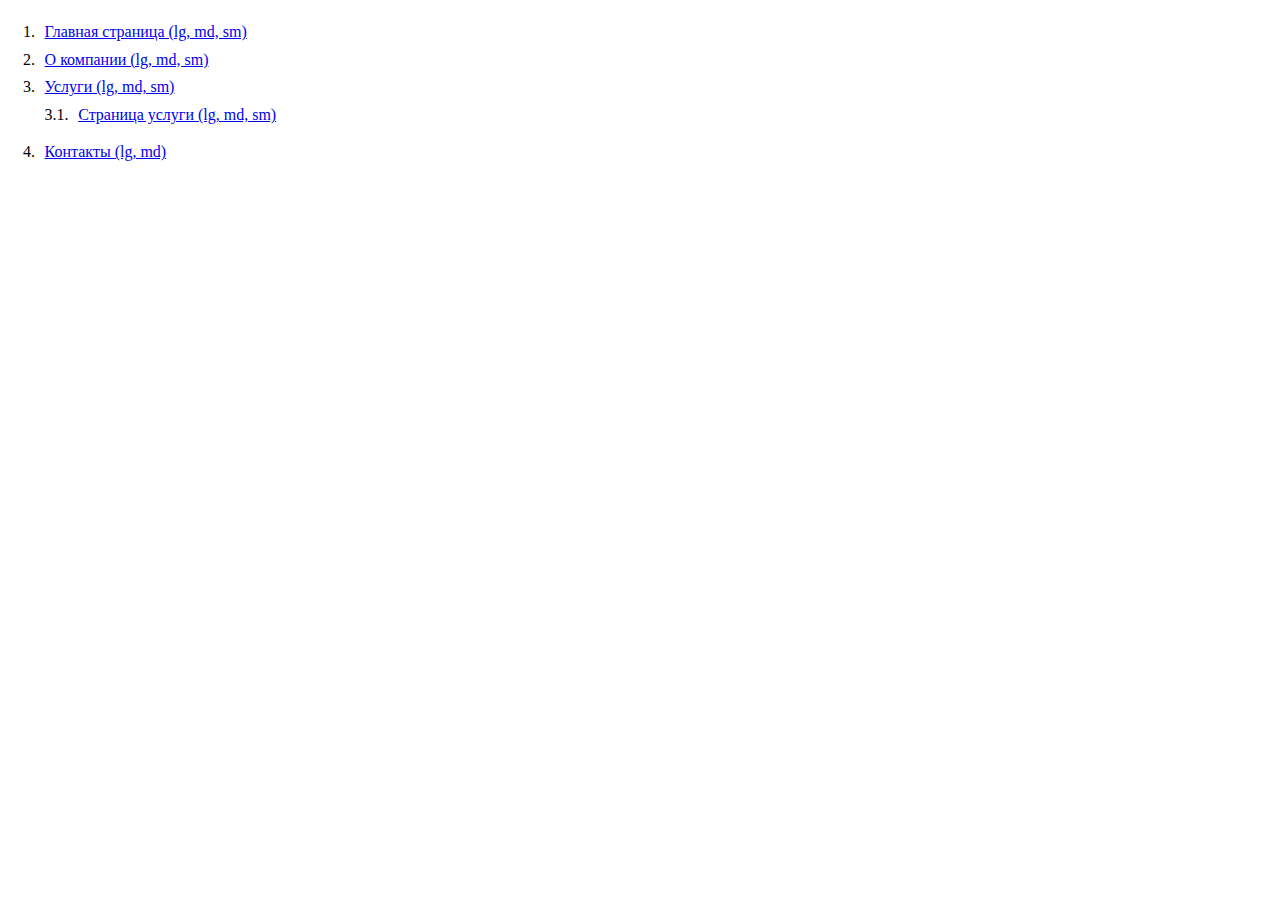
<file: index.html>
<!DOCTYPE html>
<html lang="ru">
  <head>
    <meta charset="utf-8">
    <meta name="viewport" content="width=device-width, initial-scale=1">
  </head>
  <style>
    body {padding: 15px;}
    ol {
      list-style-type: none;
      counter-reset: item;
      margin: 0;
      padding: 0;
      }
      
      ol > li {
        display: table;
        counter-increment: item;
        margin-bottom: 0.6em;
      }
      
      ol > li:before {
        content: counters(item, ".") ". ";
        display: table-cell;
        padding-right: 0.6em;
      }
      
      li ol {
        margin-top:10px;
      }
      li ol > li {
      li ol > li {
      li ol > li {
        margin: 0;
      }
      
      li ol > li:before {
        content: counters(item, ".") " ";
      }
  </style>
  <body>
    <ol>
      <li><a href="home.html">Главная страница (lg, md, sm)</a></li>
      <li><a href="about.html">О компании (lg, md, sm)</a></li>
      <li><a href="services.html">Услуги (lg, md, sm)</a>
        <ol>
          <li><a href="services-item.html">Страница услуги (lg, md, sm)</a></li>
        </ol>
      </li>
      <li><a href="contacts.html">Контакты (lg, md)</a></li>
    </ol>
  </body>
</html>
</file>
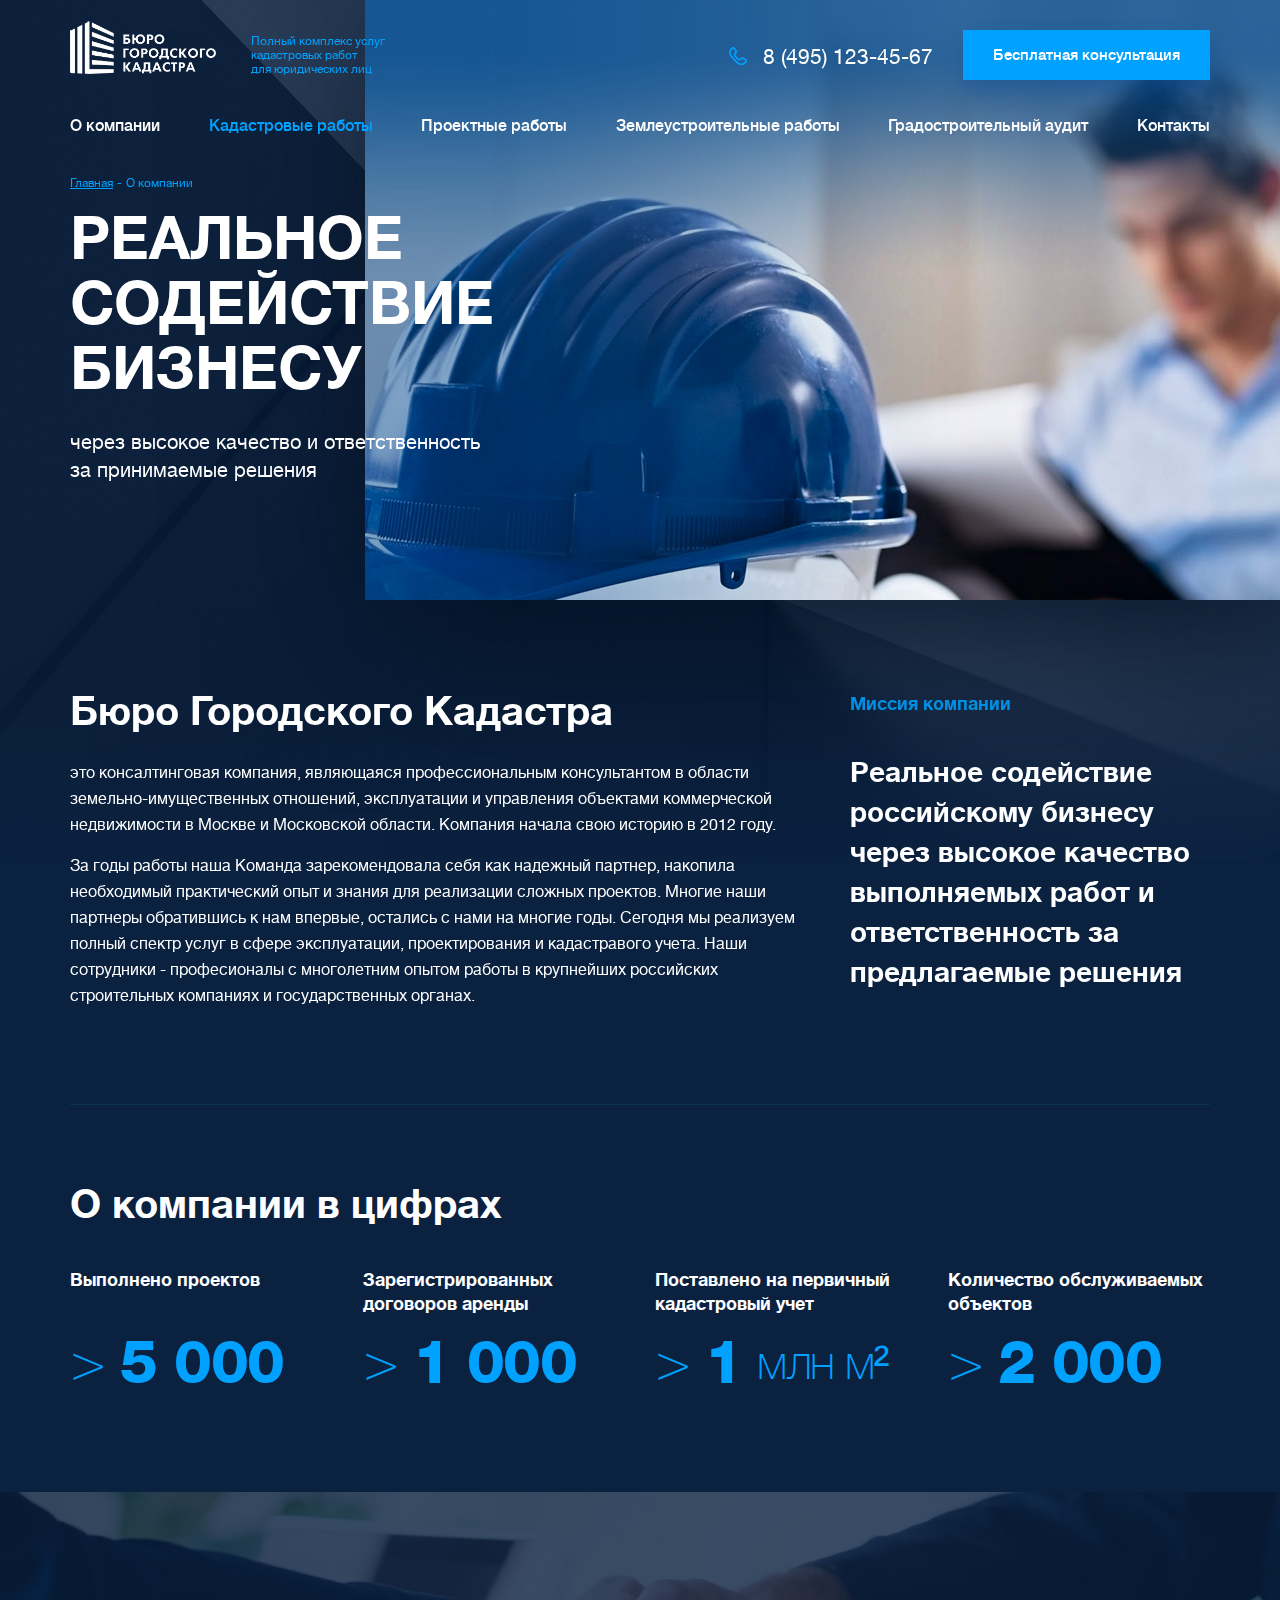
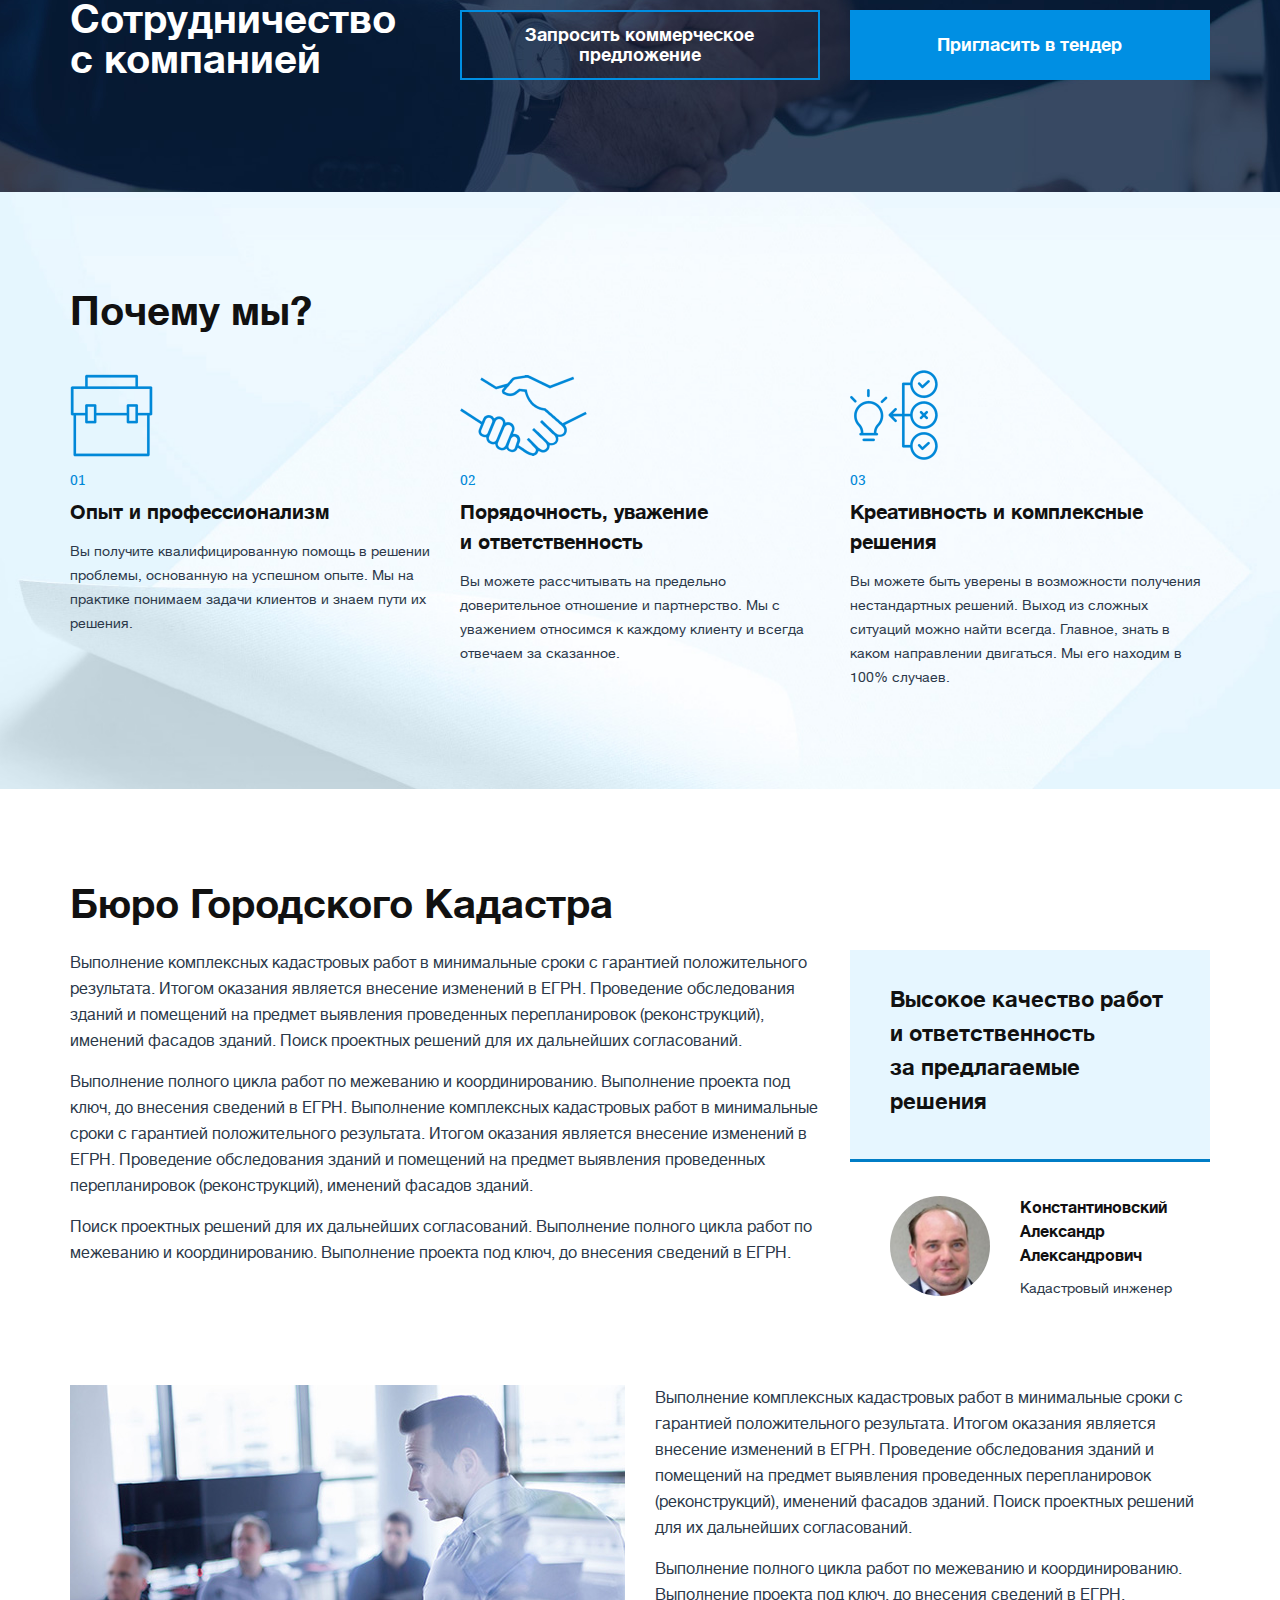
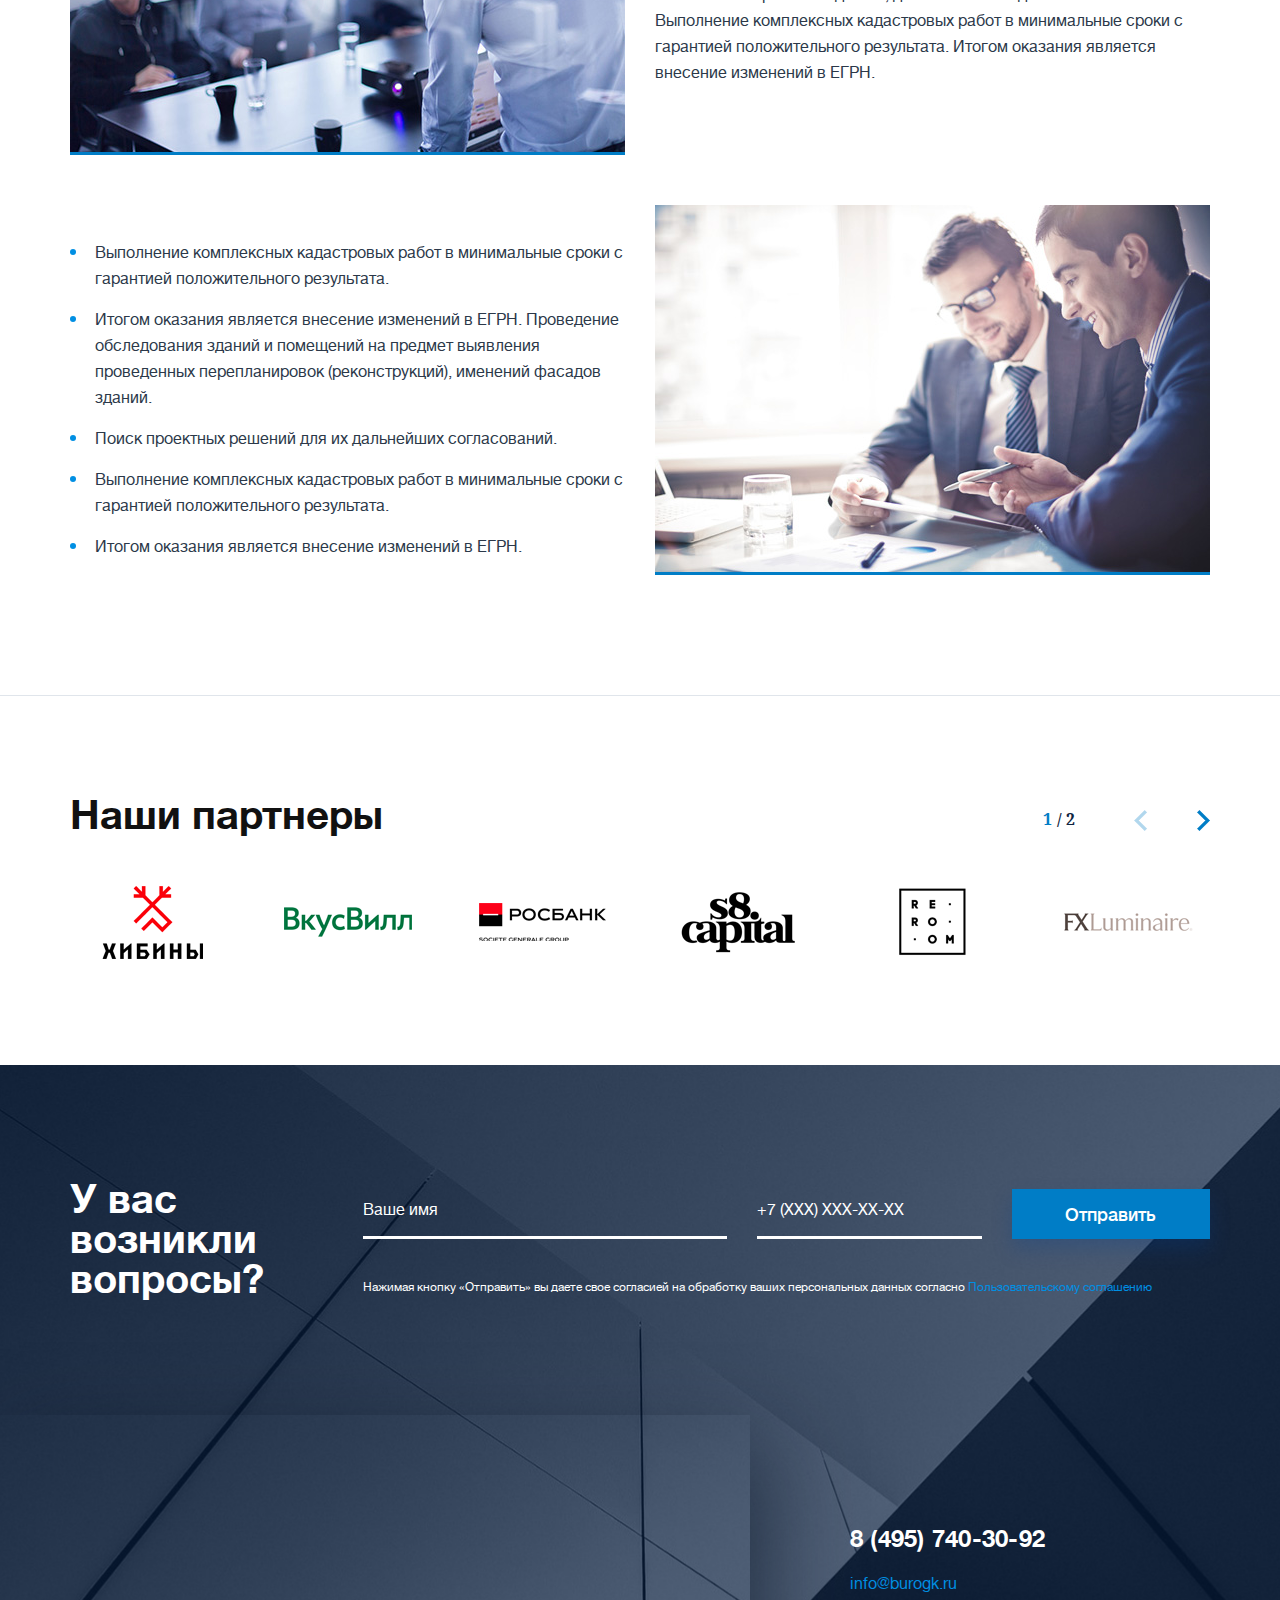
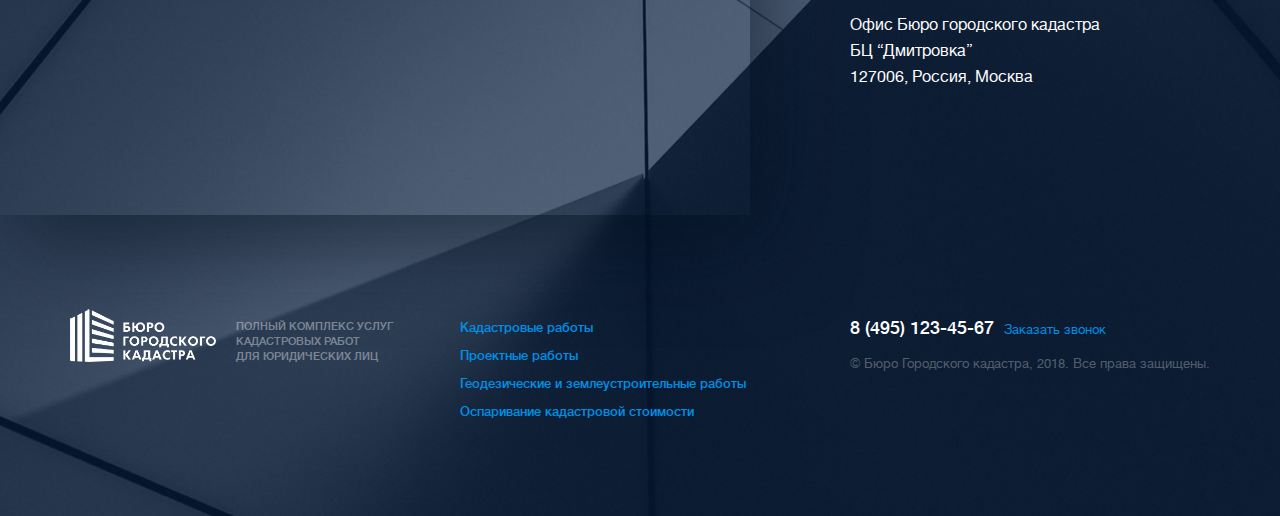
<file: about.html>
<!DOCTYPE html>
<html lang="ru">
  <head>
    <meta charset="utf-8">
    <meta name="viewport" content="width=device-width,initial-scale=1">
    <title>Бюро городского кадастра</title>
    <link rel="icon" href="favicon.ico">
    <link rel="stylesheet" href="js/bootstrap/css/bootstrap.css">
    <link rel="stylesheet" href="css/bootstrap-select.min.css">
    <link rel="stylesheet" href="css/slick.css">
    <link rel="stylesheet" href="js/fancybox/jquery.fancybox.css">
    <link rel="stylesheet" href="js/bootstrap-fileinput/css/fileinput.min.css">
    <link rel="stylesheet" href="js/bootstrap-fileinput/css/fileinput-rtl.min.css">
    <link rel="stylesheet" href="css/main.css">
    <link rel="stylesheet" href="css/responsive.css">
  </head>
  <body>
    <div class="up-link"></div>
    <div class="over-wrapper">
      <div id="mobile-indicator"></div>
      <div id="sm-indicator"></div>
      <header>
        <div class="header-top">
          <div class="container">
            <div class="row">
              <div class="header-top-l">
                <div class="header-logo">
                  <div class="header-logo-pic"><img src="images/logo.png" alt="Бюро городского кадастра"></div>
                  <div class="header-logo-text">
                    <p>Полный комплекс услуг<br>кадастровых работ<br>для юридических лиц</p>
                  </div>
                </div>
              </div>
              <div class="header-top-r">
                <div class="header-contacts">
                  <div class="header-phone"><a href="tel:8 (495) 123-45-67">8 (495) 123-45-67</a></div>
                  <div class="header-button"><a class="btn btn-1 btn-1-callback" href="#" data-toggle="modal" data-target="#callbackModal"><span class="d-none d-sm-block">Бесплатная консультация</span><span class="d-md-none">Консультация</span></a></div>
                </div>
              </div>
            </div>
          </div>
        </div>
        <div class="header-bottom">
          <div class="container">
            <div class="navbar-trigger"><span></span><span></span><span></span></div>
            <div class="navbar-wrapper">
              <div class="close"></div>
              <ul class="nav navbar-nav">
                <li><a href="#"><span>О&nbsp;компании</span></a></li>
                <li><a class="active" href="#"><span>Кадастровые работы</span></a></li>
                <li><a href="#"><span>Проектные работы</span></a></li>
                <li><a href="#"><span>Землеустроительные работы</span></a></li>
                <li><a href="#"><span>Градостроительный аудит</span></a></li>
                <li><a href="#"><span>Контакты</span></a></li>
              </ul>
            </div>
          </div>
        </div>
      </header>
      <div class="main">
        <div class="page-wrapper">
          <!-- Верхний блок-->
          <div class="section section-top section-top-home">
            <div class="section-content">
              <div class="main-slider">
                <div class="slide">
                  <div class="slide-pic" style="background-image:url(files/about-slide-1.jpg);"></div>
                  <div class="slide-content">
                    <div class="container">
                      <div class="slide-descr">
                        <ul class="breadcrumb">
                          <li><a href="#">Главная</a></li>
                          <li>О компании</li>
                        </ul>
                        <div class="h2">Реальное содействие бизнесу</div>
                        <p>через высокое качество и&nbsp;ответственность за&nbsp;принимаемые решения</p>
                      </div>
                    </div>
                  </div>
                </div>
              </div>
              <div class="container">
                <div class="about-content">
                  <div class="row">
                    <div class="col-12 col-md-7 col-lg-8">
                      <div class="about-content-descr">
                        <div class="h2">Бюро Городского Кадастра</div>
                        <p>это консалтинговая компания, являющаяся профессиональным консультантом в области земельно-имущественных отношений,  эксплуатации и управления объектами коммерческой недвижимости в Москве и Московской области. Компания начала свою историю в 2012 году.</p>
                        <p>За годы работы наша Команда  зарекомендовала себя как надежный партнер, накопила необходимый практический опыт и знания для реализации сложных проектов. Многие наши партнеры обратившись к нам впервые, остались с нами на многие годы. Сегодня мы реализуем полный спектр услуг в сфере эксплуатации, проектирования и кадастравого учета. Наши сотрудники - професионалы с многолетним опытом работы в крупнейших российских строительных компаниях и государственных органах.</p>
                      </div>
                    </div>
                    <div class="col-12 col-md-5 col-lg-4">
                      <div class="about-content-mission">
                        <div class="h4">Миссия компании</div>
                        <p>Реальное содействие российскому бизнесу через высокое качество выполняемых работ и ответственность за предлагаемые решения</p>
                      </div>
                    </div>
                  </div>
                </div>
                <div class="num-list-alt-wrapper">
                  <div class="h2">О компании в&nbsp;цифрах</div>
                  <div class="num-list num-list-alt">
                    <div class="row">
                      <div class="col-12 col-md-6 col-lg-3">
                        <div class="num-tmb">
                          <div class="h3">Выполнено проектов</div>
                          <div class="num-tmb-num">> <strong>5 000</strong></div>
                        </div>
                      </div>
                      <div class="col-12 col-md-6 col-lg-3">
                        <div class="num-tmb">
                          <div class="h3">Зарегистрированных договоров аренды</div>
                          <div class="num-tmb-num">> <strong>1 000</strong></div>
                        </div>
                      </div>
                      <div class="col-12 col-md-6 col-lg-3">
                        <div class="num-tmb">
                          <div class="h3">Поставлено на&nbsp;первичный кадастровый учет</div>
                          <div class="num-tmb-num">> <strong>1</strong> <small>млн м&sup2;</small></div>
                        </div>
                      </div>
                      <div class="col-12 col-md-6 col-lg-3">
                        <div class="num-tmb">
                          <div class="h3">Количество обслуживаемых объектов</div>
                          <div class="num-tmb-num">> <strong>2 000</strong></div>
                        </div>
                      </div>
                    </div>
                  </div>
                </div>
              </div>
            </div>
          </div>
          <!-- Верхний блок END-->
          <!-- Сотрудничество-->
          <div class="section section-coop">
            <div class="section-content">
              <div class="container">
                <div class="row">
                  <div class="col-12 col-xl-4">
                    <div class="h2">Сотрудничество c&nbsp;компанией</div>
                  </div>
                  <div class="col-12 col-xl-8">
                    <div class="row">
                      <div class="col-12 col-md-6"><a class="btn btn-2" href="#" data-toggle="modal" data-target="#offerModal"><span>Запросить коммерческое предложение</span></a></div>
                      <div class="col-12 col-md-6"><a class="btn btn-3" href="#" data-toggle="modal" data-target="#tenderModal"><span>Пригласить в&nbsp;тендер</span></a></div>
                    </div>
                  </div>
                </div>
              </div>
            </div>
          </div>
          <!-- Сотрудничество END-->
          <!-- Почему мы-->
          <div class="section section-why">
            <div class="section-content">
              <div class="container">
                <div class="section-header">
                  <div class="h2">Почему мы?</div>
                </div>
                <div class="why-list">
                  <div class="row">
                    <div class="col-12 col-md-4">
                      <div class="why-tmb">
                        <div class="why-tmb-pic"><img src="images/why-1.png"></div>
                        <div class="why-tmb-descr">
                          <div class="why-tmb-num">01</div>
                          <div class="h3">Опыт и&nbsp;профессионализм</div>
                          <p>Вы получите квалифицированную помощь в решении проблемы, основанную на успешном опыте. Мы на практике понимаем задачи клиентов и знаем пути их решения.</p>
                        </div>
                      </div>
                    </div>
                    <div class="col-12 col-md-4">
                      <div class="why-tmb">
                        <div class="why-tmb-pic"><img src="images/why-2.png"></div>
                        <div class="why-tmb-descr">
                          <div class="why-tmb-num">02</div>
                          <div class="h3">Порядочность, уважение и&nbsp;ответственность</div>
                          <p>Вы можете рассчитывать на предельно доверительное отношение и партнерство. Мы с уважением относимся к каждому клиенту и всегда отвечаем за сказанное.</p>
                        </div>
                      </div>
                    </div>
                    <div class="col-12 col-md-4">
                      <div class="why-tmb">
                        <div class="why-tmb-pic"><img src="images/why-3.png"></div>
                        <div class="why-tmb-descr">
                          <div class="why-tmb-num">03</div>
                          <div class="h3">Креативность и&nbsp;комплексные решения</div>
                          <p>Вы можете быть уверены в возможности получения нестандартных решений. Выход из сложных ситуаций можно найти всегда. Главное, знать в каком направлении двигаться. Мы его находим в 100% случаев.</p>
                        </div>
                      </div>
                    </div>
                  </div>
                </div>
              </div>
            </div>
          </div>
          <!-- Почему мы END-->
          <!-- Контент-->
          <div class="page-content">
            <div class="container">
              <div class="h2">Бюро Городского Кадастра</div>
              <div class="row">
                <div class="col-12 col-md-7 col-lg-8">
                  <p>Выполнение комплексных кадастровых работ в минимальные сроки с гарантией положительного результата. Итогом оказания является внесение изменений в ЕГРН. Проведение обследования зданий и помещений на предмет выявления проведенных перепланировок (реконструкций), именений фасадов зданий. Поиск проектных решений для их дальнейших согласований.</p>
                  <p>Выполнение полного цикла работ по межеванию и координированию. Выполнение проекта под ключ, до внесения сведений в ЕГРН. Выполнение комплексных кадастровых работ в минимальные сроки с гарантией положительного результата. Итогом оказания является внесение изменений в ЕГРН. Проведение обследования зданий и помещений на предмет выявления проведенных перепланировок (реконструкций), именений фасадов зданий.</p>
                  <p>Поиск проектных решений для их дальнейших согласований. Выполнение полного цикла работ по межеванию и координированию. Выполнение проекта под ключ, до внесения сведений в ЕГРН.</p>
                </div>
                <div class="col-12 col-md-5 col-lg-4">
                  <blockquote>
                    <div class="blockquote-content">
                      <p>Высокое качество работ и&nbsp;ответственность за&nbsp;предлагаемые решения</p>
                    </div>
                    <div class="blockquote-author">
                      <div class="blockquote-author-pic"><img src="files/author-1.jpg"></div>
                      <div class="blockquote-author-descr">
                        <div class="blockquote-author-name">Константиновский Александр Александрович</div>
                        <div class="blockquote-author-post">Кадастровый инженер</div>
                      </div>
                    </div>
                  </blockquote>
                </div>
              </div>
              <div class="article-block">
                <div class="row">
                  <div class="col-12 col-md-6">
                    <div class="article-pic"><img src="files/article-pic-1.jpg"></div>
                  </div>
                  <div class="col-12 col-md-6">
                    <p>Выполнение комплексных кадастровых работ в минимальные сроки с гарантией положительного результата. Итогом оказания является внесение изменений в ЕГРН. Проведение обследования зданий и помещений на предмет выявления проведенных перепланировок (реконструкций), именений фасадов зданий. Поиск проектных решений для их дальнейших согласований.</p>
                    <p>Выполнение полного цикла работ по межеванию и координированию. Выполнение проекта под ключ, до внесения сведений в ЕГРН. Выполнение комплексных кадастровых работ в минимальные сроки с гарантией положительного результата. Итогом оказания является внесение изменений в ЕГРН.</p>
                  </div>
                </div>
              </div>
              <div class="article-block">
                <div class="row">
                  <div class="col-12 col-md-6">
                    <ul>
                      <li>Выполнение комплексных кадастровых работ в минимальные сроки с гарантией положительного результата.</li>
                      <li>Итогом оказания является внесение изменений в ЕГРН. Проведение обследования зданий и помещений на предмет выявления проведенных перепланировок (реконструкций), именений фасадов зданий.</li>
                      <li>Поиск проектных решений для их дальнейших согласований.</li>
                      <li>Выполнение комплексных кадастровых работ в минимальные сроки с гарантией положительного результата.</li>
                      <li>Итогом оказания является внесение изменений в ЕГРН.</li>
                    </ul>
                  </div>
                  <div class="col-12 col-md-6">
                    <div class="article-pic"><img src="files/article-pic-2.jpg"></div>
                  </div>
                </div>
              </div>
            </div>
          </div>
          <!-- Контент END-->
          <!-- Партнеры-->
          <div class="section section-slider section-partners">
            <div class="section-content">
              <div class="container">
                <div class="section-header">
                  <div class="h2">Наши партнеры</div>
                </div>
                <div class="custom-slider-wrapper partners-slider-wrapper">
                  <div class="custom-slider partners-slider">
                    <div class="slide">
                      <div class="slide-content"><img src="files/partner-1.png"></div>
                    </div>
                    <div class="slide">
                      <div class="slide-content"><img src="files/partner-2.png"></div>
                    </div>
                    <div class="slide">
                      <div class="slide-content"><img src="files/partner-3.png"></div>
                    </div>
                    <div class="slide">
                      <div class="slide-content"><img src="files/partner-4.png"></div>
                    </div>
                    <div class="slide">
                      <div class="slide-content"><img src="files/partner-5.png"></div>
                    </div>
                    <div class="slide">
                      <div class="slide-content"><img src="files/partner-6.png"></div>
                    </div>
                    <div class="slide">
                      <div class="slide-content"><img src="files/partner-1.png"></div>
                    </div>
                    <div class="slide">
                      <div class="slide-content"><img src="files/partner-2.png"></div>
                    </div>
                    <div class="slide">
                      <div class="slide-content"><img src="files/partner-3.png"></div>
                    </div>
                    <div class="slide">
                      <div class="slide-content"><img src="files/partner-4.png"></div>
                    </div>
                    <div class="slide">
                      <div class="slide-content"><img src="files/partner-5.png"></div>
                    </div>
                  </div>
                </div>
              </div>
            </div>
          </div>
          <!-- Партнеры END-->
        </div>
      </div>
      <footer>
        <!-- Вопросы-->
        <div class="section section-order section-question">
          <div class="section-content">
            <div class="container">
              <div class="row">
                <div class="col-12 col-lg-4 col-xl-3">
                  <div class="section-header">
                    <div class="h2">У вас возникли вопросы?</div>
                  </div>
                </div>
                <div class="col-12 col-lg-8 col-xl-9">
                  <div class="order-form">
                    <form>
                      <div class="row">
                        <div class="col-12 order-form-col-1">
                          <div class="form-group">
                            <label class="placeholder" for="question_name">Ваше имя</label>
                            <input type="text" name="question_name" id="question_name" required>
                          </div>
                        </div>
                        <div class="col-12 order-form-col-2">
                          <div class="form-group">
                            <label class="placeholder" for="question_phone">+7 (XXX) XXX-XX-XX</label>
                            <input class="input-phone" type="text" name="question_phone" id="question_phone" required>
                          </div>
                        </div>
                        <div class="col-12 order-form-col-3">
                          <div class="form-footer">
                            <button class="btn btn-1" type="submit">Отправить</button>
                          </div>
                        </div>
                      </div>
                      <div class="form-agree">
                        <p>Нажимая кнопку «Отправить» вы даете свое согласией на&nbsp;обработку ваших персональных данных согласно <a href="#">Пользовательскому соглашению</a>  </p>
                      </div>
                    </form>
                  </div>
                </div>
              </div>
            </div>
          </div>
        </div>
        <!-- Вопросы END-->
        <!-- Контакты-->
        <div class="section section-contacts">
          <div class="section-content">
            <div class="contacts-map" id="contactsMap"></div>
            <div class="container">
              <div class="contacts-descr">
                <div class="contacts-phone"><a href="tel:8 (495) 740-30-92">8 (495) 740-30-92</a></div>
                <p><a href="mailto:info@burogk.ru">info@burogk.ru</a></p>
                <p>Офис Бюро городского кадастра<br>БЦ “Дмитровка”<br>127006, Россия, Москва</p>
              </div>
            </div>
          </div>
        </div>
        <!-- Контакты END-->
        <div class="footer-content">
          <div class="container">
            <div class="row">
              <div class="col-12 col-md-6 col-lg-5 col-xl-4">
                <div class="footer-logo">
                  <div class="footer-logo-pic"><img src="images/logo.png" alt="Бюро городского кадастра"></div>
                  <div class="footer-logo-text">
                    <p>Полный комплекс услуг кадастровых работ для&nbsp;юридических лиц</p>
                  </div>
                </div>
              </div>
              <div class="col-12 col-md-6 col-lg-3 col-xl-4">
                <ul class="footer-menu">
                  <li><a href="#about">Кадастровые работы</a></li>
                  <li><a href="#team">Проектные работы</a></li>
                  <li><a href="#reviews">Геодезические и&nbsp;землеустроительные работы</a></li>
                  <li><a href="#contacts">Оспаривание кадастровой стоимости</a></li>
                </ul>
              </div>
              <div class="col-12 col-lg-4">
                <div class="footer-phone-wrapper"><span class="footer-phone"><a href="tel:8 (495) 123-45-67">8 (495) 123-45-67</a></span><a href="#" data-toggle="modal" data-target="#callbackModal">Заказать звонок</a></div>
                <div class="footer-copy">
                  <p>&copy; Бюро Городского кадастра, 2018. Все права защищены.</p>
                </div>
              </div>
            </div>
          </div>
        </div>
      </footer>
      <div class="modal fade form-modal" id="callbackModal" tabindex="-1">
        <div class="modal-dialog">
          <div class="modal-content">
            <div class="modal-header">
              <div class="h2">Заказать бесплатную консультацию</div>
              <button class="close" type="button" data-dismiss="modal" aria-label="Close"></button>
            </div>
            <div class="modal-body">
              <div class="modal-form callback-form">
                <form id="callbackForm">
                  <div class="row">
                    <div class="col modal-form-col-1">
                      <div class="form-group">
                        <label class="placeholder" for="callback_name">Ваше имя</label>
                        <input type="text" name="callback_name" id="callback_name" required>
                      </div>
                    </div>
                    <div class="col modal-form-col-2">
                      <div class="form-group">
                        <label class="placeholder" for="callback_phone">+7 (XXX) XXX-XX-XX</label>
                        <input class="input-phone" type="text" name="callback_phone" id="callback_phone" required>
                      </div>
                    </div>
                    <div class="col modal-form-col-3">
                      <div class="form-footer">
                        <button class="btn btn-1 btn-1-big" type="submit">Отправить</button>
                      </div>
                    </div>
                  </div>
                  <div class="form-agree">
                    <p>Нажимая кнопку «Отправить» вы даете свое согласией на&nbsp;обработку ваших персональных данных согласно <a href="#">Пользовательскому соглашению</a></p>
                  </div>
                </form>
              </div>
            </div>
          </div>
        </div>
      </div>
      <div class="modal fade form-modal" id="offerModal" tabindex="-1">
        <div class="modal-dialog">
          <div class="modal-content">
            <div class="modal-header">
              <div class="h2">Запросить коммерческое предложение</div>
              <button class="close" type="button" data-dismiss="modal" aria-label="Close"></button>
            </div>
            <div class="modal-body">
              <div class="modal-form offer-form">
                <form id="offerForm">
                  <div class="row">
                    <div class="col modal-form-col-1">
                      <div class="form-group">
                        <label class="placeholder" for="offer_name">Ваше имя</label>
                        <input type="text" name="offer_name" id="offer_name" required>
                      </div>
                    </div>
                    <div class="col modal-form-col-2">
                      <div class="form-group">
                        <label class="placeholder" for="offer_phone">+7 (XXX) XXX-XX-XX</label>
                        <input class="input-phone" type="text" name="offer_phone" id="offer_phone" required>
                      </div>
                    </div>
                    <div class="col modal-form-col-3">
                      <div class="form-footer">
                        <button class="btn btn-1 btn-1-big" type="submit">Отправить</button>
                      </div>
                    </div>
                  </div>
                  <div class="form-agree">
                    <p>Нажимая кнопку «Отправить» вы даете свое согласией на&nbsp;обработку ваших персональных данных согласно <a href="#">Пользовательскому соглашению</a></p>
                  </div>
                </form>
              </div>
            </div>
          </div>
        </div>
      </div>
      <div class="modal fade form-modal" id="tenderModal" tabindex="-1">
        <div class="modal-dialog">
          <div class="modal-content">
            <div class="modal-header">
              <div class="h2">Пригласить в&nbsp;тендер</div>
              <button class="close" type="button" data-dismiss="modal" aria-label="Close"></button>
            </div>
            <div class="modal-body">
              <div class="modal-form tender-form">
                <form id="tenderForm">
                  <div class="row">
                    <div class="col modal-form-col-1">
                      <div class="form-group">
                        <label class="placeholder" for="tender_name">Ваше имя</label>
                        <input type="text" name="tender_name" id="tender_name" required>
                      </div>
                    </div>
                    <div class="col modal-form-col-2">
                      <div class="form-group">
                        <label class="placeholder" for="tender_phone">+7 (XXX) XXX-XX-XX</label>
                        <input class="input-phone" type="text" name="tender_phone" id="tender_phone" required>
                      </div>
                    </div>
                    <div class="col modal-form-col-3">
                      <div class="form-footer">
                        <button class="btn btn-1 btn-1-big" type="submit">Отправить</button>
                      </div>
                    </div>
                  </div>
                  <div class="form-agree">
                    <p>Нажимая кнопку «Отправить» вы даете свое согласией на&nbsp;обработку ваших персональных данных согласно <a href="#">Пользовательскому соглашению</a></p>
                  </div>
                </form>
              </div>
            </div>
          </div>
        </div>
      </div>
      <div class="modal fade form-modal" id="serviceModal" tabindex="-1">
        <div class="modal-dialog">
          <div class="modal-content">
            <div class="modal-header">
              <div class="h2">Рассчитать стоимость</div>
              <button class="close" type="button" data-dismiss="modal" aria-label="Close"></button>
            </div>
            <div class="modal-body">
              <div class="modal-form service-form">
                <form id="serviceForm">
                  <input type="hidden" name="service_type" id="service_type">
                  <div class="row">
                    <div class="col modal-form-col-1">
                      <div class="form-group">
                        <label class="placeholder" for="service_name">Ваше имя</label>
                        <input type="text" name="service_name" id="service_name" required>
                      </div>
                    </div>
                    <div class="col modal-form-col-2">
                      <div class="form-group">
                        <label class="placeholder" for="service_phone">+7 (XXX) XXX-XX-XX</label>
                        <input class="input-phone" type="text" name="service_phone" id="service_phone" required>
                      </div>
                    </div>
                    <div class="col modal-form-col-3">
                      <div class="form-footer">
                        <button class="btn btn-1 btn-1-big" type="submit">Отправить</button>
                      </div>
                    </div>
                  </div>
                  <div class="form-agree">
                    <p>Нажимая кнопку «Отправить» вы даете свое согласией на&nbsp;обработку ваших персональных данных согласно <a href="#">Пользовательскому соглашению</a></p>
                  </div>
                </form>
              </div>
            </div>
          </div>
        </div>
      </div>
      <div class="modal fade success-modal" id="successModal" tabindex="-1">
        <div class="modal-dialog">
          <div class="modal-content">
            <div class="modal-header">
              <div class="h2">Ваша заявка успешно принята!</div>
              <button class="close" type="button" data-dismiss="modal" aria-label="Close"></button>
            </div>
            <div class="modal-body">
              <p>Юрист свяжется с&nbsp;вами в&nbsp;течение 15&nbsp;минут.</p>
              <div class="success-modal-button">
                <button class="btn btn-1 btn-1-big" type="button" data-dismiss="modal" aria-label="Close">Закрыть</button>
              </div>
            </div>
          </div>
        </div>
      </div>
      <script src="js/jquery-3.3.1.min.js"></script>
      <script src="js/bootstrap/js/bootstrap.bundle.min.js"></script>
      <script src="js/bootstrap-select.min.js"></script>
      <script src="js/jquery.validate.min.js"></script>
      <script src="js/additional-methods.min.js"></script>
      <script src="js/jquery.maskedinput.min.js"></script>
      <script src="js/wNumb.min.js"></script>
      <script src="js/slick.min.js"></script>
      <script src="js/fancybox/jquery.fancybox.pack.js"></script>
      <script src="js/bootstrap-fileinput/js/fileinput.min.js"></script>
      <script src="https://api-maps.yandex.ru/2.1/?lang=ru_RU"></script>
      <script src="js/main.js"></script>
    </div>
  </body>
</html>
</file>
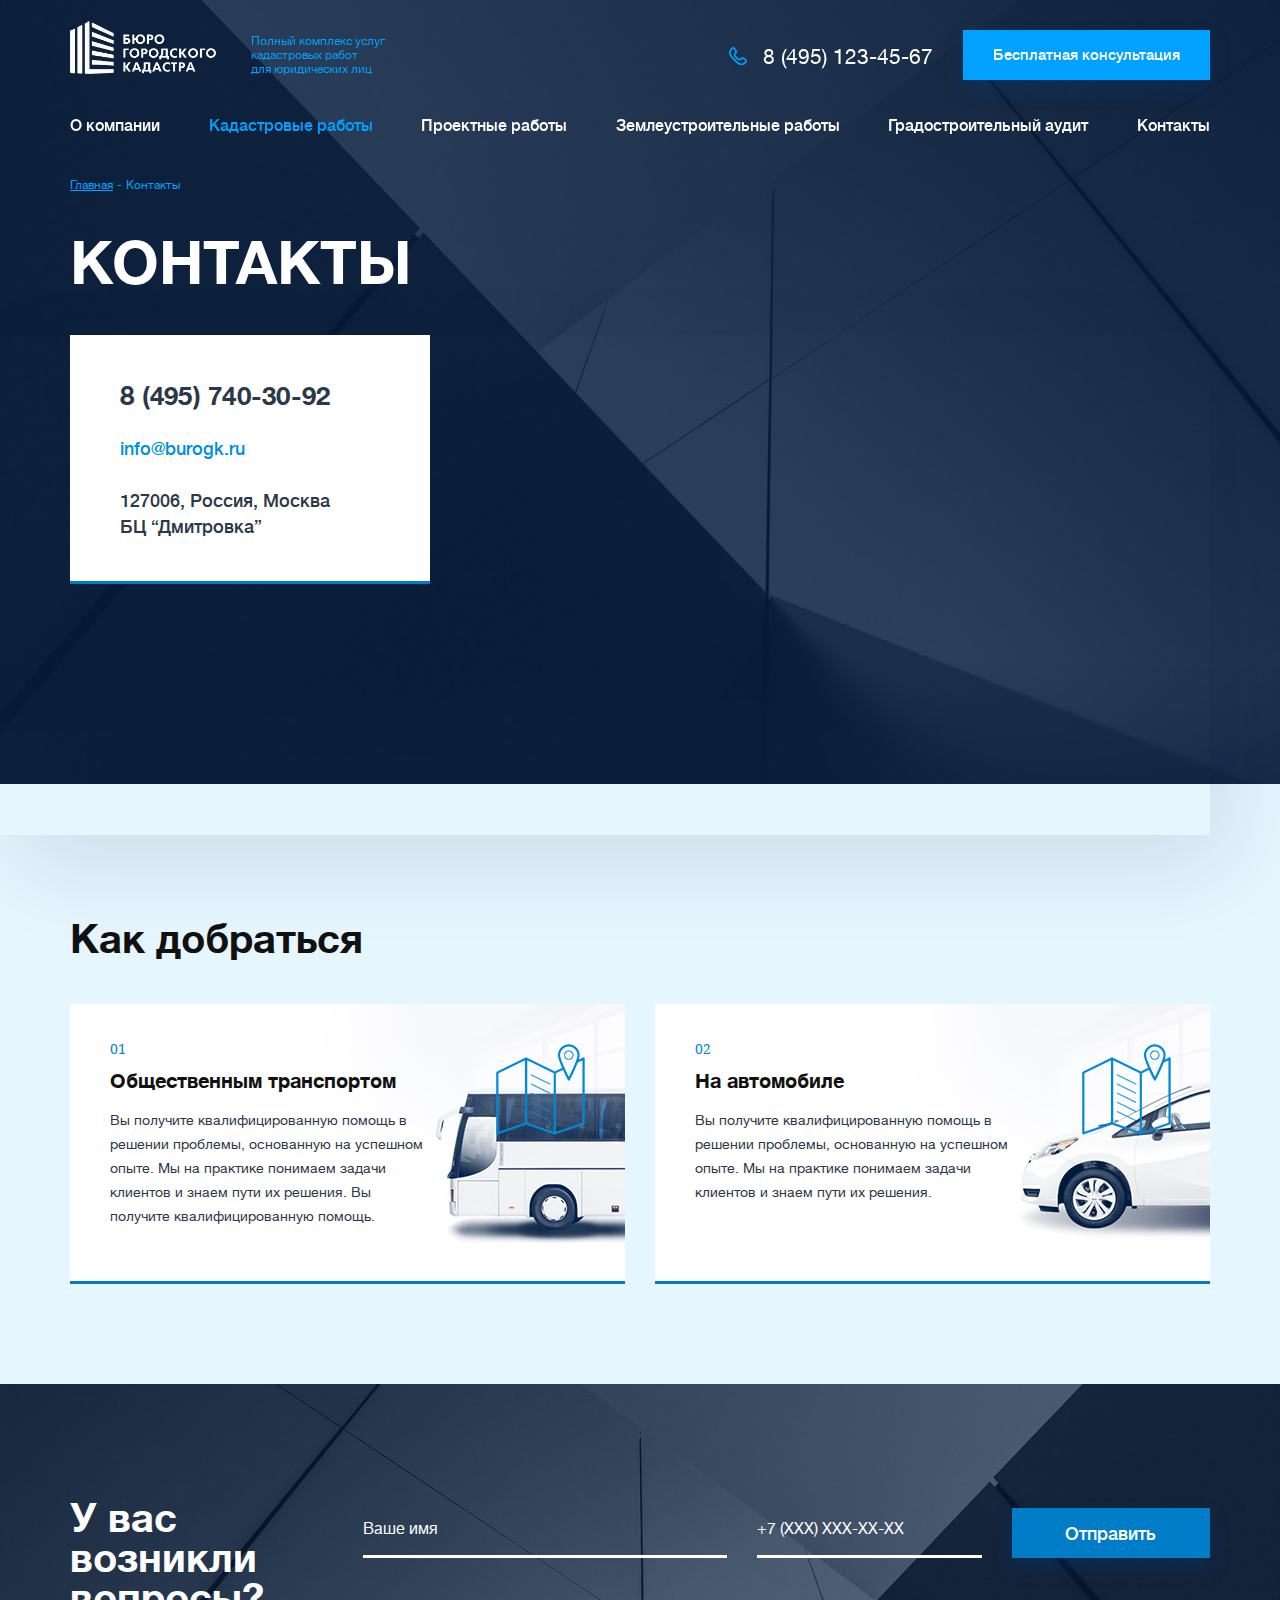
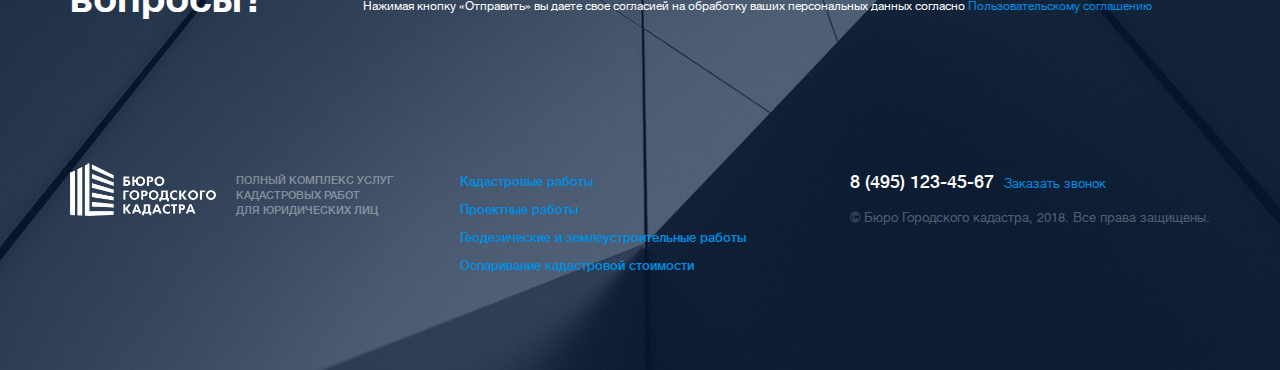
<file: contacts.html>
<!DOCTYPE html>
<html lang="ru">
  <head>
    <meta charset="utf-8">
    <meta name="viewport" content="width=device-width,initial-scale=1">
    <title>Бюро городского кадастра</title>
    <link rel="icon" href="favicon.ico">
    <link rel="stylesheet" href="js/bootstrap/css/bootstrap.css">
    <link rel="stylesheet" href="css/bootstrap-select.min.css">
    <link rel="stylesheet" href="css/slick.css">
    <link rel="stylesheet" href="js/fancybox/jquery.fancybox.css">
    <link rel="stylesheet" href="js/bootstrap-fileinput/css/fileinput.min.css">
    <link rel="stylesheet" href="js/bootstrap-fileinput/css/fileinput-rtl.min.css">
    <link rel="stylesheet" href="css/main.css">
    <link rel="stylesheet" href="css/responsive.css">
  </head>
  <body>
    <div class="up-link"></div>
    <div class="over-wrapper">
      <div id="mobile-indicator"></div>
      <div id="sm-indicator"></div>
      <header>
        <div class="header-top">
          <div class="container">
            <div class="row">
              <div class="header-top-l">
                <div class="header-logo">
                  <div class="header-logo-pic"><img src="images/logo.png" alt="Бюро городского кадастра"></div>
                  <div class="header-logo-text">
                    <p>Полный комплекс услуг<br>кадастровых работ<br>для юридических лиц</p>
                  </div>
                </div>
              </div>
              <div class="header-top-r">
                <div class="header-contacts">
                  <div class="header-phone"><a href="tel:8 (495) 123-45-67">8 (495) 123-45-67</a></div>
                  <div class="header-button"><a class="btn btn-1 btn-1-callback" href="#" data-toggle="modal" data-target="#callbackModal"><span class="d-none d-sm-block">Бесплатная консультация</span><span class="d-md-none">Консультация</span></a></div>
                </div>
              </div>
            </div>
          </div>
        </div>
        <div class="header-bottom">
          <div class="container">
            <div class="navbar-trigger"><span></span><span></span><span></span></div>
            <div class="navbar-wrapper">
              <div class="close"></div>
              <ul class="nav navbar-nav">
                <li><a href="#"><span>О&nbsp;компании</span></a></li>
                <li><a class="active" href="#"><span>Кадастровые работы</span></a></li>
                <li><a href="#"><span>Проектные работы</span></a></li>
                <li><a href="#"><span>Землеустроительные работы</span></a></li>
                <li><a href="#"><span>Градостроительный аудит</span></a></li>
                <li><a href="#"><span>Контакты</span></a></li>
              </ul>
            </div>
          </div>
        </div>
      </header>
      <div class="main">
        <div class="page-wrapper">
          <!-- Верхний блок-->
          <div class="section section-top">
            <div class="section-content">
              <div class="container">
                <ul class="breadcrumb">
                  <li><a href="#">Главная</a></li>
                  <li>Контакты</li>
                </ul>
                <h1>Контакты</h1>
              </div>
              <div class="top-contacts">
                <div class="container">
                  <div class="row">
                    <div class="col-12 col-md-5 col-lg-4">
                      <div class="top-contacts-descr">
                        <div class="contacts-phone"><a href="tel:8 (495) 740-30-92">8 (495) 740-30-92</a></div>
                        <p><a href="mailto:info@burogk.ru">info@burogk.ru</a></p>
                        <p>127006, Россия, Москва<br>БЦ “Дмитровка”</p>
                      </div>
                    </div>
                  </div>
                </div>
                <div class="top-contacts-map" id="topContactsMap"></div>
              </div>
            </div>
          </div>
          <!-- Верхний блок END-->
          <!-- Как добраться-->
          <div class="section section-get">
            <div class="section-content">
              <div class="container">
                <div class="section-header">
                  <div class="h2">Как добраться</div>
                </div>
                <div class="get-list">
                  <div class="row">
                    <div class="col-12 col-md-6">
                      <div class="get-tmb">
                        <div class="get-tmb-pic"><img src="images/get-1.jpg"></div>
                        <div class="get-tmb-descr">
                          <div class="get-tmb-num">01</div>
                          <div class="h3">Общественным транспортом</div>
                          <p>Вы получите квалифицированную помощь в решении проблемы, основанную на успешном опыте. Мы на практике понимаем задачи клиентов и знаем пути их решения. Вы получите квалифицированную помощь.</p>
                        </div>
                      </div>
                    </div>
                    <div class="col-12 col-md-6">
                      <div class="get-tmb">
                        <div class="get-tmb-pic"><img src="images/get-2.jpg"></div>
                        <div class="get-tmb-descr">
                          <div class="get-tmb-num">02</div>
                          <div class="h3">На автомобиле</div>
                          <p>Вы получите квалифицированную помощь в решении проблемы, основанную на успешном опыте. Мы на практике понимаем задачи клиентов и знаем пути их решения.</p>
                        </div>
                      </div>
                    </div>
                  </div>
                </div>
              </div>
            </div>
          </div>
          <!-- Как добраться END-->
        </div>
      </div>
      <footer>
        <!-- Вопросы-->
        <div class="section section-order section-question">
          <div class="section-content">
            <div class="container">
              <div class="row">
                <div class="col-12 col-lg-4 col-xl-3">
                  <div class="section-header">
                    <div class="h2">У вас возникли вопросы?</div>
                  </div>
                </div>
                <div class="col-12 col-lg-8 col-xl-9">
                  <div class="order-form">
                    <form>
                      <div class="row">
                        <div class="col-12 order-form-col-1">
                          <div class="form-group">
                            <label class="placeholder" for="question_name">Ваше имя</label>
                            <input type="text" name="question_name" id="question_name" required>
                          </div>
                        </div>
                        <div class="col-12 order-form-col-2">
                          <div class="form-group">
                            <label class="placeholder" for="question_phone">+7 (XXX) XXX-XX-XX</label>
                            <input class="input-phone" type="text" name="question_phone" id="question_phone" required>
                          </div>
                        </div>
                        <div class="col-12 order-form-col-3">
                          <div class="form-footer">
                            <button class="btn btn-1" type="submit">Отправить</button>
                          </div>
                        </div>
                      </div>
                      <div class="form-agree">
                        <p>Нажимая кнопку «Отправить» вы даете свое согласией на&nbsp;обработку ваших персональных данных согласно <a href="#">Пользовательскому соглашению</a>  </p>
                      </div>
                    </form>
                  </div>
                </div>
              </div>
            </div>
          </div>
        </div>
        <!-- Вопросы END-->
        <div class="footer-content">
          <div class="container">
            <div class="row">
              <div class="col-12 col-md-6 col-lg-5 col-xl-4">
                <div class="footer-logo">
                  <div class="footer-logo-pic"><img src="images/logo.png" alt="Бюро городского кадастра"></div>
                  <div class="footer-logo-text">
                    <p>Полный комплекс услуг кадастровых работ для&nbsp;юридических лиц</p>
                  </div>
                </div>
              </div>
              <div class="col-12 col-md-6 col-lg-3 col-xl-4">
                <ul class="footer-menu">
                  <li><a href="#about">Кадастровые работы</a></li>
                  <li><a href="#team">Проектные работы</a></li>
                  <li><a href="#reviews">Геодезические и&nbsp;землеустроительные работы</a></li>
                  <li><a href="#contacts">Оспаривание кадастровой стоимости</a></li>
                </ul>
              </div>
              <div class="col-12 col-lg-4">
                <div class="footer-phone-wrapper"><span class="footer-phone"><a href="tel:8 (495) 123-45-67">8 (495) 123-45-67</a></span><a href="#" data-toggle="modal" data-target="#callbackModal">Заказать звонок</a></div>
                <div class="footer-copy">
                  <p>&copy; Бюро Городского кадастра, 2018. Все права защищены.</p>
                </div>
              </div>
            </div>
          </div>
        </div>
      </footer>
      <div class="modal fade form-modal" id="callbackModal" tabindex="-1">
        <div class="modal-dialog">
          <div class="modal-content">
            <div class="modal-header">
              <div class="h2">Заказать бесплатную консультацию</div>
              <button class="close" type="button" data-dismiss="modal" aria-label="Close"></button>
            </div>
            <div class="modal-body">
              <div class="modal-form callback-form">
                <form id="callbackForm">
                  <div class="row">
                    <div class="col modal-form-col-1">
                      <div class="form-group">
                        <label class="placeholder" for="callback_name">Ваше имя</label>
                        <input type="text" name="callback_name" id="callback_name" required>
                      </div>
                    </div>
                    <div class="col modal-form-col-2">
                      <div class="form-group">
                        <label class="placeholder" for="callback_phone">+7 (XXX) XXX-XX-XX</label>
                        <input class="input-phone" type="text" name="callback_phone" id="callback_phone" required>
                      </div>
                    </div>
                    <div class="col modal-form-col-3">
                      <div class="form-footer">
                        <button class="btn btn-1 btn-1-big" type="submit">Отправить</button>
                      </div>
                    </div>
                  </div>
                  <div class="form-agree">
                    <p>Нажимая кнопку «Отправить» вы даете свое согласией на&nbsp;обработку ваших персональных данных согласно <a href="#">Пользовательскому соглашению</a></p>
                  </div>
                </form>
              </div>
            </div>
          </div>
        </div>
      </div>
      <div class="modal fade form-modal" id="offerModal" tabindex="-1">
        <div class="modal-dialog">
          <div class="modal-content">
            <div class="modal-header">
              <div class="h2">Запросить коммерческое предложение</div>
              <button class="close" type="button" data-dismiss="modal" aria-label="Close"></button>
            </div>
            <div class="modal-body">
              <div class="modal-form offer-form">
                <form id="offerForm">
                  <div class="row">
                    <div class="col modal-form-col-1">
                      <div class="form-group">
                        <label class="placeholder" for="offer_name">Ваше имя</label>
                        <input type="text" name="offer_name" id="offer_name" required>
                      </div>
                    </div>
                    <div class="col modal-form-col-2">
                      <div class="form-group">
                        <label class="placeholder" for="offer_phone">+7 (XXX) XXX-XX-XX</label>
                        <input class="input-phone" type="text" name="offer_phone" id="offer_phone" required>
                      </div>
                    </div>
                    <div class="col modal-form-col-3">
                      <div class="form-footer">
                        <button class="btn btn-1 btn-1-big" type="submit">Отправить</button>
                      </div>
                    </div>
                  </div>
                  <div class="form-agree">
                    <p>Нажимая кнопку «Отправить» вы даете свое согласией на&nbsp;обработку ваших персональных данных согласно <a href="#">Пользовательскому соглашению</a></p>
                  </div>
                </form>
              </div>
            </div>
          </div>
        </div>
      </div>
      <div class="modal fade form-modal" id="tenderModal" tabindex="-1">
        <div class="modal-dialog">
          <div class="modal-content">
            <div class="modal-header">
              <div class="h2">Пригласить в&nbsp;тендер</div>
              <button class="close" type="button" data-dismiss="modal" aria-label="Close"></button>
            </div>
            <div class="modal-body">
              <div class="modal-form tender-form">
                <form id="tenderForm">
                  <div class="row">
                    <div class="col modal-form-col-1">
                      <div class="form-group">
                        <label class="placeholder" for="tender_name">Ваше имя</label>
                        <input type="text" name="tender_name" id="tender_name" required>
                      </div>
                    </div>
                    <div class="col modal-form-col-2">
                      <div class="form-group">
                        <label class="placeholder" for="tender_phone">+7 (XXX) XXX-XX-XX</label>
                        <input class="input-phone" type="text" name="tender_phone" id="tender_phone" required>
                      </div>
                    </div>
                    <div class="col modal-form-col-3">
                      <div class="form-footer">
                        <button class="btn btn-1 btn-1-big" type="submit">Отправить</button>
                      </div>
                    </div>
                  </div>
                  <div class="form-agree">
                    <p>Нажимая кнопку «Отправить» вы даете свое согласией на&nbsp;обработку ваших персональных данных согласно <a href="#">Пользовательскому соглашению</a></p>
                  </div>
                </form>
              </div>
            </div>
          </div>
        </div>
      </div>
      <div class="modal fade form-modal" id="serviceModal" tabindex="-1">
        <div class="modal-dialog">
          <div class="modal-content">
            <div class="modal-header">
              <div class="h2">Рассчитать стоимость</div>
              <button class="close" type="button" data-dismiss="modal" aria-label="Close"></button>
            </div>
            <div class="modal-body">
              <div class="modal-form service-form">
                <form id="serviceForm">
                  <input type="hidden" name="service_type" id="service_type">
                  <div class="row">
                    <div class="col modal-form-col-1">
                      <div class="form-group">
                        <label class="placeholder" for="service_name">Ваше имя</label>
                        <input type="text" name="service_name" id="service_name" required>
                      </div>
                    </div>
                    <div class="col modal-form-col-2">
                      <div class="form-group">
                        <label class="placeholder" for="service_phone">+7 (XXX) XXX-XX-XX</label>
                        <input class="input-phone" type="text" name="service_phone" id="service_phone" required>
                      </div>
                    </div>
                    <div class="col modal-form-col-3">
                      <div class="form-footer">
                        <button class="btn btn-1 btn-1-big" type="submit">Отправить</button>
                      </div>
                    </div>
                  </div>
                  <div class="form-agree">
                    <p>Нажимая кнопку «Отправить» вы даете свое согласией на&nbsp;обработку ваших персональных данных согласно <a href="#">Пользовательскому соглашению</a></p>
                  </div>
                </form>
              </div>
            </div>
          </div>
        </div>
      </div>
      <div class="modal fade success-modal" id="successModal" tabindex="-1">
        <div class="modal-dialog">
          <div class="modal-content">
            <div class="modal-header">
              <div class="h2">Ваша заявка успешно принята!</div>
              <button class="close" type="button" data-dismiss="modal" aria-label="Close"></button>
            </div>
            <div class="modal-body">
              <p>Юрист свяжется с&nbsp;вами в&nbsp;течение 15&nbsp;минут.</p>
              <div class="success-modal-button">
                <button class="btn btn-1 btn-1-big" type="button" data-dismiss="modal" aria-label="Close">Закрыть</button>
              </div>
            </div>
          </div>
        </div>
      </div>
      <script src="js/jquery-3.3.1.min.js"></script>
      <script src="js/bootstrap/js/bootstrap.bundle.min.js"></script>
      <script src="js/bootstrap-select.min.js"></script>
      <script src="js/jquery.validate.min.js"></script>
      <script src="js/additional-methods.min.js"></script>
      <script src="js/jquery.maskedinput.min.js"></script>
      <script src="js/wNumb.min.js"></script>
      <script src="js/slick.min.js"></script>
      <script src="js/fancybox/jquery.fancybox.pack.js"></script>
      <script src="js/bootstrap-fileinput/js/fileinput.min.js"></script>
      <script src="https://api-maps.yandex.ru/2.1/?lang=ru_RU"></script>
      <script src="js/main.js"></script>
    </div>
  </body>
</html>
</file>
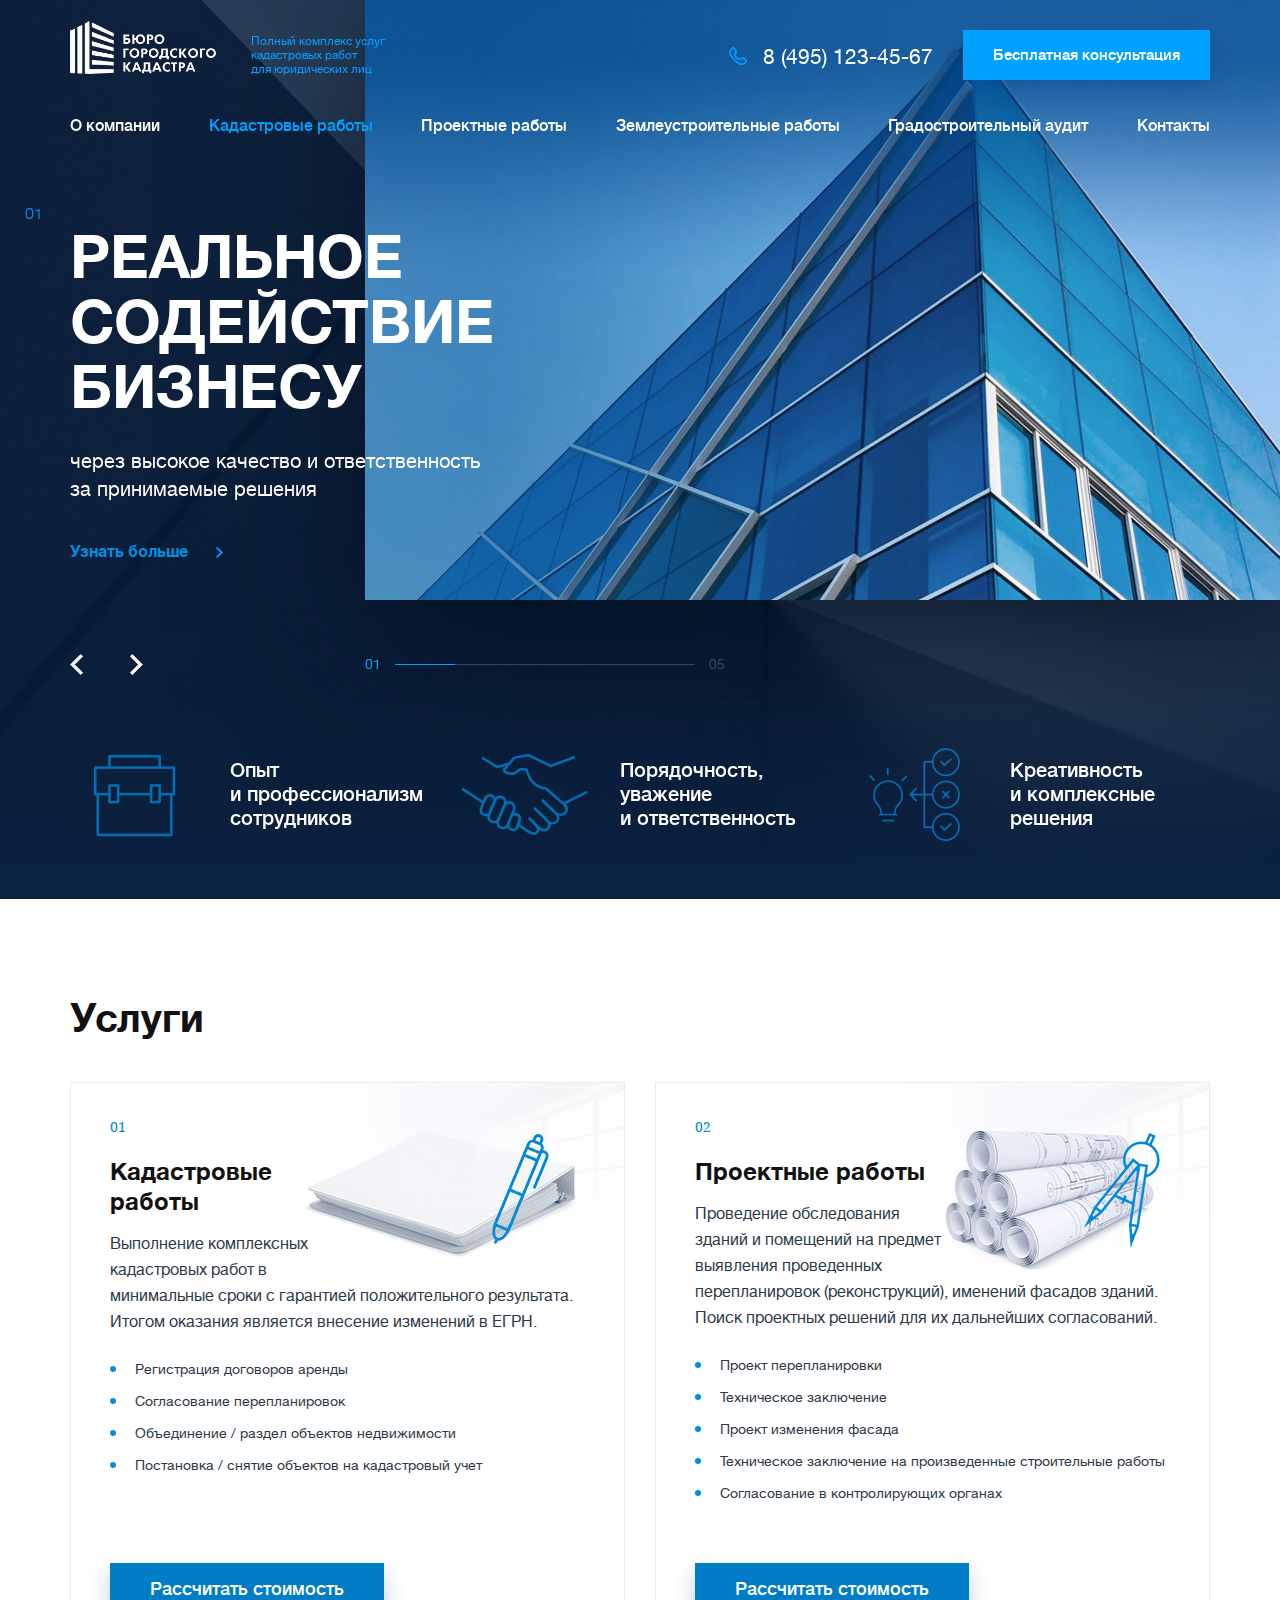
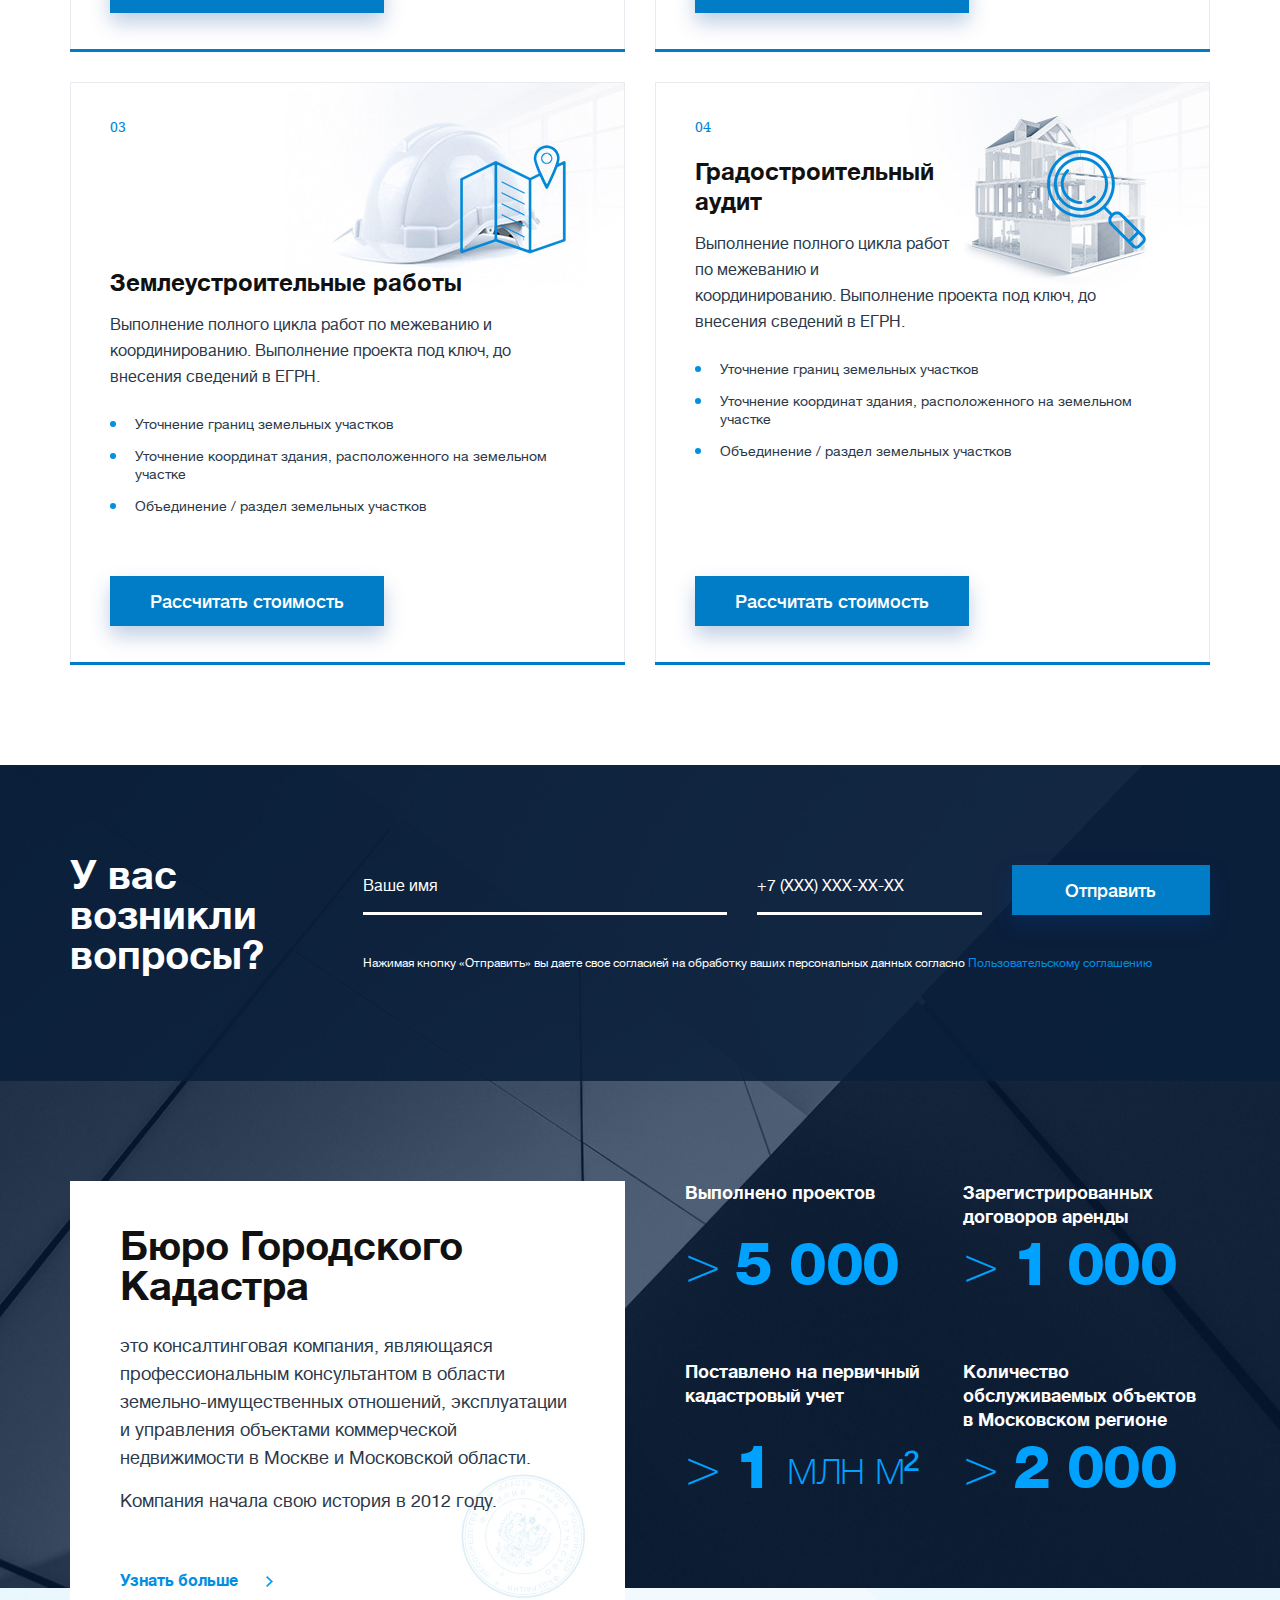
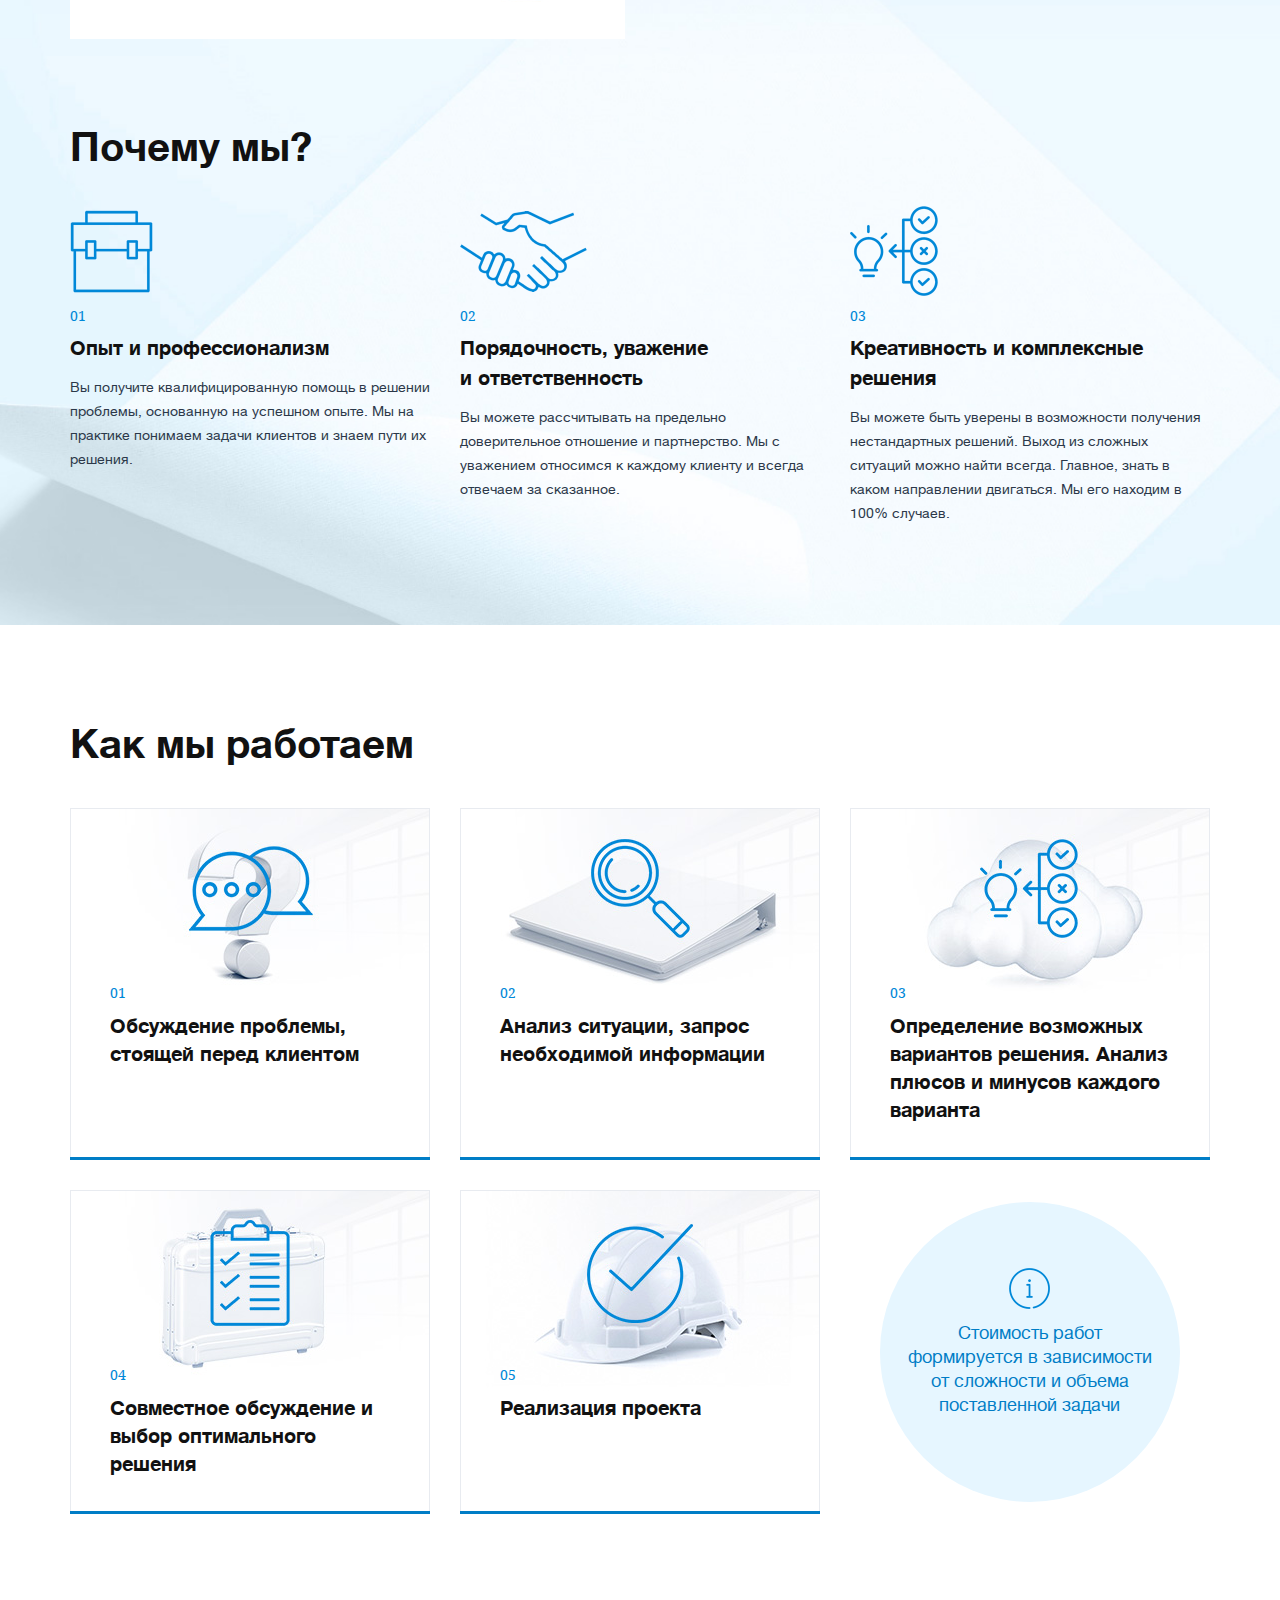
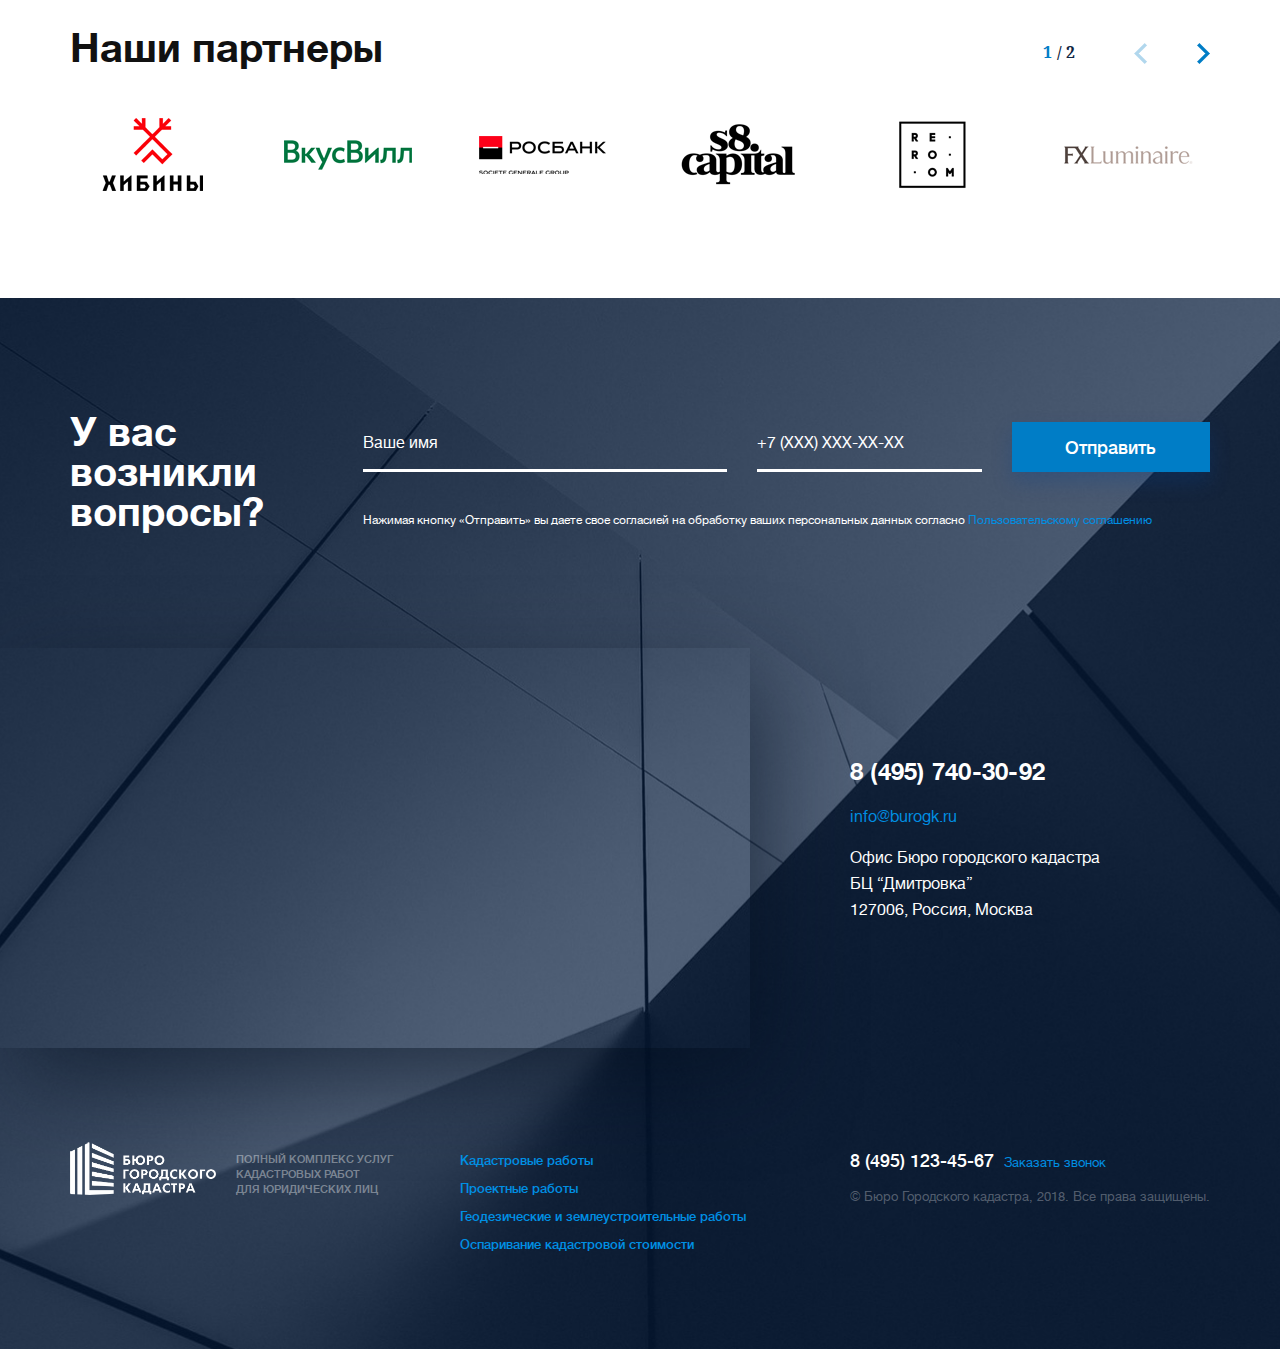
<file: home.html>
<!DOCTYPE html>
<html lang="ru">
  <head>
    <meta charset="utf-8">
    <meta name="viewport" content="width=device-width,initial-scale=1">
    <title>Бюро городского кадастра</title>
    <link rel="icon" href="favicon.ico">
    <link rel="stylesheet" href="js/bootstrap/css/bootstrap.css">
    <link rel="stylesheet" href="css/bootstrap-select.min.css">
    <link rel="stylesheet" href="css/slick.css">
    <link rel="stylesheet" href="js/fancybox/jquery.fancybox.css">
    <link rel="stylesheet" href="js/bootstrap-fileinput/css/fileinput.min.css">
    <link rel="stylesheet" href="js/bootstrap-fileinput/css/fileinput-rtl.min.css">
    <link rel="stylesheet" href="css/main.css">
    <link rel="stylesheet" href="css/responsive.css">
  </head>
  <body>
    <div class="up-link"></div>
    <div class="over-wrapper">
      <div id="mobile-indicator"></div>
      <div id="sm-indicator"></div>
      <header>
        <div class="header-top">
          <div class="container">
            <div class="row">
              <div class="header-top-l">
                <div class="header-logo">
                  <div class="header-logo-pic"><img src="images/logo.png" alt="Бюро городского кадастра"></div>
                  <div class="header-logo-text">
                    <p>Полный комплекс услуг<br>кадастровых работ<br>для юридических лиц</p>
                  </div>
                </div>
              </div>
              <div class="header-top-r">
                <div class="header-contacts">
                  <div class="header-phone"><a href="tel:8 (495) 123-45-67">8 (495) 123-45-67</a></div>
                  <div class="header-button"><a class="btn btn-1 btn-1-callback" href="#" data-toggle="modal" data-target="#callbackModal"><span class="d-none d-sm-block">Бесплатная консультация</span><span class="d-md-none">Консультация</span></a></div>
                </div>
              </div>
            </div>
          </div>
        </div>
        <div class="header-bottom">
          <div class="container">
            <div class="navbar-trigger"><span></span><span></span><span></span></div>
            <div class="navbar-wrapper">
              <div class="close"></div>
              <ul class="nav navbar-nav">
                <li><a href="#"><span>О&nbsp;компании</span></a></li>
                <li><a class="active" href="#"><span>Кадастровые работы</span></a></li>
                <li><a href="#"><span>Проектные работы</span></a></li>
                <li><a href="#"><span>Землеустроительные работы</span></a></li>
                <li><a href="#"><span>Градостроительный аудит</span></a></li>
                <li><a href="#"><span>Контакты</span></a></li>
              </ul>
            </div>
          </div>
        </div>
      </header>
      <div class="main">
        <div class="page-wrapper">
          <!-- Верхний блок-->
          <div class="section section-top section-top-home">
            <div class="section-content">
              <div class="main-slider">
                <div class="slide">
                  <div class="slide-pic" style="background-image:url(files/main-slide-1.jpg);"></div>
                  <div class="slide-content">
                    <div class="container">
                      <div class="slide-descr">
                        <div class="slide-num">01</div>
                        <div class="h2">Реальное содействие бизнесу</div>
                        <p>через высокое качество и&nbsp;ответственность за&nbsp;принимаемые решения</p>
                        <div class="slide-button"><a class="more-link" href="#">Узнать больше</a></div>
                      </div>
                    </div>
                  </div>
                </div>
                <div class="slide">
                  <div class="slide-pic" style="background-image:url(files/main-slide-2.jpg);"></div>
                  <div class="slide-content">
                    <div class="container">
                      <div class="slide-descr">
                        <div class="slide-num">02</div>
                        <div class="h2">Второй слайд</div>
                        <p>через высокое качество и&nbsp;ответственность за&nbsp;принимаемые решения</p>
                        <div class="slide-button"><a class="more-link" href="#">Узнать больше</a></div>
                      </div>
                    </div>
                  </div>
                </div>
                <div class="slide">
                  <div class="slide-pic" style="background-image:url(files/main-slide-1.jpg);"></div>
                  <div class="slide-content">
                    <div class="container">
                      <div class="slide-descr">
                        <div class="slide-num">03</div>
                        <div class="h2">Третий слайд</div>
                        <p>через высокое качество и&nbsp;ответственность за&nbsp;принимаемые решения</p>
                        <div class="slide-button"><a class="more-link" href="#">Узнать больше</a></div>
                      </div>
                    </div>
                  </div>
                </div>
                <div class="slide">
                  <div class="slide-pic" style="background-image:url(files/main-slide-2.jpg);"></div>
                  <div class="slide-content">
                    <div class="container">
                      <div class="slide-descr">
                        <div class="slide-num">04</div>
                        <div class="h2">Четвертый слайд</div>
                        <p>через высокое качество и&nbsp;ответственность за&nbsp;принимаемые решения</p>
                        <div class="slide-button"><a class="more-link" href="#">Узнать больше</a></div>
                      </div>
                    </div>
                  </div>
                </div>
                <div class="slide">
                  <div class="slide-pic" style="background-image:url(files/main-slide-1.jpg);"></div>
                  <div class="slide-content">
                    <div class="container">
                      <div class="slide-descr">
                        <div class="slide-num">05</div>
                        <div class="h2">Пятый слайд</div>
                        <p>через высокое качество и&nbsp;ответственность за&nbsp;принимаемые решения</p>
                        <div class="slide-button"><a class="more-link" href="#">Узнать больше</a></div>
                      </div>
                    </div>
                  </div>
                </div>
              </div>
              <div class="container">
                <div class="pros-list">
                  <div class="row">
                    <div class="col-12 col-md-4">
                      <div class="pros-tmb">
                        <div class="pros-tmb-pic"><img src="images/pros-1.png"></div>
                        <div class="pros-tmb-descr">
                          <div class="h3">Опыт и&nbsp;профессионализм сотрудников</div>
                        </div>
                      </div>
                    </div>
                    <div class="col-12 col-md-4">
                      <div class="pros-tmb">
                        <div class="pros-tmb-pic"><img src="images/pros-2.png"></div>
                        <div class="pros-tmb-descr">
                          <div class="h3">Порядочность, уважение и&nbsp;ответственность</div>
                        </div>
                      </div>
                    </div>
                    <div class="col-12 col-md-4">
                      <div class="pros-tmb">
                        <div class="pros-tmb-pic"><img src="images/pros-3.png"></div>
                        <div class="pros-tmb-descr">
                          <div class="h3">Креативность и&nbsp;комплексные решения</div>
                        </div>
                      </div>
                    </div>
                  </div>
                </div>
              </div>
            </div>
          </div>
          <!-- Верхний блок END-->
          <!-- Услуги-->
          <div class="section section-services">
            <div class="section-content">
              <div class="container">
                <div class="section-header">
                  <div class="h2">Услуги</div>
                </div>
                <div class="services-list">
                  <div class="row">
                    <div class="col-12 col-md-6">
                      <div class="service-tmb">
                        <div class="service-tmb-pic"><img src="files/service-1.jpg"></div>
                        <div class="service-tmb-descr">
                          <div class="service-tmb-pic-dummy"></div>
                          <div class="service-tmb-num">01</div>
                          <div class="h3"><a href="#">Кадастровые работы</a></div>
                          <p>Выполнение комплексных кадастровых работ в минимальные сроки с гарантией положительного результата. Итогом оказания является внесение изменений в ЕГРН.</p>
                          <ul>
                            <li>Регистрация договоров аренды</li>
                            <li>Согласование перепланировок</li>
                            <li>Объединение / раздел объектов недвижимости</li>
                            <li>Постановка / снятие объектов на кадастровый учет</li>
                          </ul>
                        </div>
                        <div class="service-tmb-button"><a class="btn btn-1" href="#" data-toggle="modal" data-target="#serviceModal">Рассчитать стоимость</a></div>
                      </div>
                    </div>
                    <div class="col-12 col-md-6">
                      <div class="service-tmb">
                        <div class="service-tmb-pic"><img src="files/service-2.jpg"></div>
                        <div class="service-tmb-descr">
                          <div class="service-tmb-pic-dummy"></div>
                          <div class="service-tmb-num">02</div>
                          <div class="h3"><a href="#">Проектные работы</a></div>
                          <p>Проведение обследования зданий и помещений на предмет выявления проведенных перепланировок (реконструкций), именений фасадов зданий. Поиск проектных решений для их дальнейших согласований.</p>
                          <ul>
                            <li>Проект перепланировки</li>
                            <li>Техническое заключение</li>
                            <li>Проект изменения фасада</li>
                            <li>Техническое заключение на произведенные строительные работы</li>
                            <li>Согласование в контролирующих органах</li>
                          </ul>
                        </div>
                        <div class="service-tmb-button"><a class="btn btn-1" href="#" data-toggle="modal" data-target="#serviceModal">Рассчитать стоимость</a></div>
                      </div>
                    </div>
                    <div class="col-12 col-md-6">
                      <div class="service-tmb">
                        <div class="service-tmb-pic"><img src="files/service-3.jpg"></div>
                        <div class="service-tmb-descr">
                          <div class="service-tmb-pic-dummy"></div>
                          <div class="service-tmb-num">03</div>
                          <div class="h3"><a href="#">Землеустроительные работы</a></div>
                          <p>Выполнение полного цикла работ по межеванию и координированию. Выполнение проекта под ключ, до внесения сведений в ЕГРН.</p>
                          <ul>
                            <li>Уточнение границ земельных участков</li>
                            <li>Уточнение координат здания, расположенного на земельном участке</li>
                            <li>Объединение / раздел земельных участков</li>
                          </ul>
                        </div>
                        <div class="service-tmb-button"><a class="btn btn-1" href="#" data-toggle="modal" data-target="#serviceModal">Рассчитать стоимость</a></div>
                      </div>
                    </div>
                    <div class="col-12 col-md-6">
                      <div class="service-tmb">
                        <div class="service-tmb-pic"><img src="files/service-4.jpg"></div>
                        <div class="service-tmb-descr">
                          <div class="service-tmb-pic-dummy"></div>
                          <div class="service-tmb-num">04</div>
                          <div class="h3"><a href="#">Градостроительный аудит</a></div>
                          <p>Выполнение полного цикла работ по межеванию и координированию. Выполнение проекта под ключ, до внесения сведений в ЕГРН.</p>
                          <ul>
                            <li>Уточнение границ земельных участков</li>
                            <li>Уточнение координат здания, расположенного на земельном участке</li>
                            <li>Объединение / раздел земельных участков</li>
                          </ul>
                        </div>
                        <div class="service-tmb-button"><a class="btn btn-1" href="#" data-toggle="modal" data-target="#serviceModal">Рассчитать стоимость</a></div>
                      </div>
                    </div>
                  </div>
                </div>
              </div>
            </div>
          </div>
          <!-- Услуги END-->
          <!-- О компании  -->
          <div class="section-group section-group-about">
            <div class="section section-order section-question-alt">
              <div class="section-content">
                <div class="container">
                  <div class="row">
                    <div class="col-12 col-lg-4 col-xl-3">
                      <div class="section-header">
                        <div class="h2">У вас возникли вопросы?</div>
                      </div>
                    </div>
                    <div class="col-12 col-lg-8 col-xl-9">
                      <div class="order-form">
                        <form>
                          <div class="row">
                            <div class="col-12 order-form-col-1">
                              <div class="form-group">
                                <label class="placeholder" for="question_alt_name">Ваше имя</label>
                                <input type="text" name="question_alt_name" id="question_alt_name" required>
                              </div>
                            </div>
                            <div class="col-12 order-form-col-2">
                              <div class="form-group">
                                <label class="placeholder" for="question_alt_phone">+7 (XXX) XXX-XX-XX</label>
                                <input class="input-phone" type="text" name="question_alt_phone" id="question_alt_phone" required>
                              </div>
                            </div>
                            <div class="col-12 order-form-col-3">
                              <div class="form-footer">
                                <button class="btn btn-1" type="submit">Отправить</button>
                              </div>
                            </div>
                          </div>
                          <div class="form-agree">
                            <p>Нажимая кнопку «Отправить» вы даете свое согласией на&nbsp;обработку ваших персональных данных согласно <a href="#">Пользовательскому соглашению</a>  </p>
                          </div>
                        </form>
                      </div>
                    </div>
                  </div>
                </div>
              </div>
            </div>
            <div class="section section-about">
              <div class="section-content">
                <div class="container">
                  <div class="row">
                    <div class="col-12 col-md-6">
                      <div class="section-about-descr">
                        <div class="h2">Бюро Городского Кадастра</div>
                        <p>это консалтинговая компания, являющаяся профессиональным консультантом в области земельно-имущественных отношений, эксплуатации и управления объектами коммерческой недвижимости в Москве и Московской области.</p>
                        <p>Компания начала свою история в 2012 году.</p>
                        <div class="section-about-button"><a class="more-link" href="#">Узнать больше</a></div>
                      </div>
                    </div>
                    <div class="col-12 col-md-6">
                      <div class="num-list">
                        <div class="row">
                          <div class="col-12 col-lg-6">
                            <div class="num-tmb">
                              <div class="h3">Выполнено проектов</div>
                              <div class="num-tmb-num">> <strong>5 000</strong></div>
                            </div>
                          </div>
                          <div class="col-12 col-lg-6">
                            <div class="num-tmb">
                              <div class="h3">Зарегистрированных договоров аренды</div>
                              <div class="num-tmb-num">> <strong>1 000</strong></div>
                            </div>
                          </div>
                          <div class="col-12 col-lg-6">
                            <div class="num-tmb">
                              <div class="h3">Поставлено на&nbsp;первичный кадастровый учет</div>
                              <div class="num-tmb-num">> <strong>1</strong> <small>млн м&sup2;</small></div>
                            </div>
                          </div>
                          <div class="col-12 col-lg-6">
                            <div class="num-tmb">
                              <div class="h3">Количество обслуживаемых объектов в&nbsp;Московском регионе</div>
                              <div class="num-tmb-num">> <strong>2 000</strong></div>
                            </div>
                          </div>
                        </div>
                      </div>
                    </div>
                  </div>
                </div>
              </div>
            </div>
          </div>
          <!-- О компании END-->
          <!-- Почему мы-->
          <div class="section section-why">
            <div class="section-content">
              <div class="container">
                <div class="section-header">
                  <div class="h2">Почему мы?</div>
                </div>
                <div class="why-list">
                  <div class="row">
                    <div class="col-12 col-md-4">
                      <div class="why-tmb">
                        <div class="why-tmb-pic"><img src="images/why-1.png"></div>
                        <div class="why-tmb-descr">
                          <div class="why-tmb-num">01</div>
                          <div class="h3">Опыт и&nbsp;профессионализм</div>
                          <p>Вы получите квалифицированную помощь в решении проблемы, основанную на успешном опыте. Мы на практике понимаем задачи клиентов и знаем пути их решения.</p>
                        </div>
                      </div>
                    </div>
                    <div class="col-12 col-md-4">
                      <div class="why-tmb">
                        <div class="why-tmb-pic"><img src="images/why-2.png"></div>
                        <div class="why-tmb-descr">
                          <div class="why-tmb-num">02</div>
                          <div class="h3">Порядочность, уважение и&nbsp;ответственность</div>
                          <p>Вы можете рассчитывать на предельно доверительное отношение и партнерство. Мы с уважением относимся к каждому клиенту и всегда отвечаем за сказанное.</p>
                        </div>
                      </div>
                    </div>
                    <div class="col-12 col-md-4">
                      <div class="why-tmb">
                        <div class="why-tmb-pic"><img src="images/why-3.png"></div>
                        <div class="why-tmb-descr">
                          <div class="why-tmb-num">03</div>
                          <div class="h3">Креативность и&nbsp;комплексные решения</div>
                          <p>Вы можете быть уверены в возможности получения нестандартных решений. Выход из сложных ситуаций можно найти всегда. Главное, знать в каком направлении двигаться. Мы его находим в 100% случаев.</p>
                        </div>
                      </div>
                    </div>
                  </div>
                </div>
              </div>
            </div>
          </div>
          <!-- Почему мы END-->
          <!-- Как мы работаем-->
          <div class="section section-how">
            <div class="section-content">
              <div class="container">
                <div class="section-header">
                  <div class="h2">Как мы работаем</div>
                </div>
                <div class="works-list">
                  <div class="row">
                    <div class="col-12 col-md-4">
                      <div class="work-tmb">
                        <div class="work-tmb-pic"><img src="files/how-1.jpg"></div>
                        <div class="work-tmb-descr">
                          <div class="work-tmb-num">01</div>
                          <div class="h3">Обсуждение проблемы, стоящей перед клиентом</div>
                        </div>
                      </div>
                    </div>
                    <div class="col-12 col-md-4">
                      <div class="work-tmb">
                        <div class="work-tmb-pic"><img src="files/how-2.jpg"></div>
                        <div class="work-tmb-descr">
                          <div class="work-tmb-num">02</div>
                          <div class="h3">Анализ ситуации, запрос необходимой информации</div>
                        </div>
                      </div>
                    </div>
                    <div class="col-12 col-md-4">
                      <div class="work-tmb">
                        <div class="work-tmb-pic"><img src="files/how-3.jpg"></div>
                        <div class="work-tmb-descr">
                          <div class="work-tmb-num">03</div>
                          <div class="h3">Определение возможных вариантов решения. Анализ плюсов и минусов каждого варианта</div>
                        </div>
                      </div>
                    </div>
                    <div class="col-12 col-md-4">
                      <div class="work-tmb">
                        <div class="work-tmb-pic"><img src="files/how-4.jpg"></div>
                        <div class="work-tmb-descr">
                          <div class="work-tmb-num">04</div>
                          <div class="h3">Совместное обсуждение и выбор оптимального решения</div>
                        </div>
                      </div>
                    </div>
                    <div class="col-12 col-md-4">
                      <div class="work-tmb">
                        <div class="work-tmb-pic"><img src="files/how-5.jpg"></div>
                        <div class="work-tmb-descr">
                          <div class="work-tmb-num">05</div>
                          <div class="h3">Реализация проекта</div>
                        </div>
                      </div>
                    </div>
                    <div class="col-12 col-md-4">
                      <div class="work-final">
                        <div class="work-final-pic"><img src="images/ico-work-final.png"></div>
                        <div class="work-final-descr">
                          <p>Стоимость работ формируется в зависимости от&nbsp;сложности и объема поставленной задачи</p>
                        </div>
                      </div>
                    </div>
                  </div>
                </div>
              </div>
            </div>
          </div>
          <!-- Как мы работаем END-->
          <!-- Партнеры-->
          <div class="section section-slider section-partners">
            <div class="section-content">
              <div class="container">
                <div class="section-header">
                  <div class="h2">Наши партнеры</div>
                </div>
                <div class="custom-slider-wrapper partners-slider-wrapper">
                  <div class="custom-slider partners-slider">
                    <div class="slide">
                      <div class="slide-content"><img src="files/partner-1.png"></div>
                    </div>
                    <div class="slide">
                      <div class="slide-content"><img src="files/partner-2.png"></div>
                    </div>
                    <div class="slide">
                      <div class="slide-content"><img src="files/partner-3.png"></div>
                    </div>
                    <div class="slide">
                      <div class="slide-content"><img src="files/partner-4.png"></div>
                    </div>
                    <div class="slide">
                      <div class="slide-content"><img src="files/partner-5.png"></div>
                    </div>
                    <div class="slide">
                      <div class="slide-content"><img src="files/partner-6.png"></div>
                    </div>
                    <div class="slide">
                      <div class="slide-content"><img src="files/partner-1.png"></div>
                    </div>
                    <div class="slide">
                      <div class="slide-content"><img src="files/partner-2.png"></div>
                    </div>
                    <div class="slide">
                      <div class="slide-content"><img src="files/partner-3.png"></div>
                    </div>
                    <div class="slide">
                      <div class="slide-content"><img src="files/partner-4.png"></div>
                    </div>
                    <div class="slide">
                      <div class="slide-content"><img src="files/partner-5.png"></div>
                    </div>
                  </div>
                </div>
              </div>
            </div>
          </div>
          <!-- Партнеры END-->
        </div>
      </div>
      <footer>
        <!-- Вопросы-->
        <div class="section section-order section-question">
          <div class="section-content">
            <div class="container">
              <div class="row">
                <div class="col-12 col-lg-4 col-xl-3">
                  <div class="section-header">
                    <div class="h2">У вас возникли вопросы?</div>
                  </div>
                </div>
                <div class="col-12 col-lg-8 col-xl-9">
                  <div class="order-form">
                    <form>
                      <div class="row">
                        <div class="col-12 order-form-col-1">
                          <div class="form-group">
                            <label class="placeholder" for="question_name">Ваше имя</label>
                            <input type="text" name="question_name" id="question_name" required>
                          </div>
                        </div>
                        <div class="col-12 order-form-col-2">
                          <div class="form-group">
                            <label class="placeholder" for="question_phone">+7 (XXX) XXX-XX-XX</label>
                            <input class="input-phone" type="text" name="question_phone" id="question_phone" required>
                          </div>
                        </div>
                        <div class="col-12 order-form-col-3">
                          <div class="form-footer">
                            <button class="btn btn-1" type="submit">Отправить</button>
                          </div>
                        </div>
                      </div>
                      <div class="form-agree">
                        <p>Нажимая кнопку «Отправить» вы даете свое согласией на&nbsp;обработку ваших персональных данных согласно <a href="#">Пользовательскому соглашению</a>  </p>
                      </div>
                    </form>
                  </div>
                </div>
              </div>
            </div>
          </div>
        </div>
        <!-- Вопросы END-->
        <!-- Контакты-->
        <div class="section section-contacts">
          <div class="section-content">
            <div class="contacts-map" id="contactsMap"></div>
            <div class="container">
              <div class="contacts-descr">
                <div class="contacts-phone"><a href="tel:8 (495) 740-30-92">8 (495) 740-30-92</a></div>
                <p><a href="mailto:info@burogk.ru">info@burogk.ru</a></p>
                <p>Офис Бюро городского кадастра<br>БЦ “Дмитровка”<br>127006, Россия, Москва</p>
              </div>
            </div>
          </div>
        </div>
        <!-- Контакты END-->
        <div class="footer-content">
          <div class="container">
            <div class="row">
              <div class="col-12 col-md-6 col-lg-5 col-xl-4">
                <div class="footer-logo">
                  <div class="footer-logo-pic"><img src="images/logo.png" alt="Бюро городского кадастра"></div>
                  <div class="footer-logo-text">
                    <p>Полный комплекс услуг кадастровых работ для&nbsp;юридических лиц</p>
                  </div>
                </div>
              </div>
              <div class="col-12 col-md-6 col-lg-3 col-xl-4">
                <ul class="footer-menu">
                  <li><a href="#about">Кадастровые работы</a></li>
                  <li><a href="#team">Проектные работы</a></li>
                  <li><a href="#reviews">Геодезические и&nbsp;землеустроительные работы</a></li>
                  <li><a href="#contacts">Оспаривание кадастровой стоимости</a></li>
                </ul>
              </div>
              <div class="col-12 col-lg-4">
                <div class="footer-phone-wrapper"><span class="footer-phone"><a href="tel:8 (495) 123-45-67">8 (495) 123-45-67</a></span><a href="#" data-toggle="modal" data-target="#callbackModal">Заказать звонок</a></div>
                <div class="footer-copy">
                  <p>&copy; Бюро Городского кадастра, 2018. Все права защищены.</p>
                </div>
              </div>
            </div>
          </div>
        </div>
      </footer>
      <div class="modal fade form-modal" id="callbackModal" tabindex="-1">
        <div class="modal-dialog">
          <div class="modal-content">
            <div class="modal-header">
              <div class="h2">Заказать бесплатную консультацию</div>
              <button class="close" type="button" data-dismiss="modal" aria-label="Close"></button>
            </div>
            <div class="modal-body">
              <div class="modal-form callback-form">
                <form id="callbackForm">
                  <div class="row">
                    <div class="col modal-form-col-1">
                      <div class="form-group">
                        <label class="placeholder" for="callback_name">Ваше имя</label>
                        <input type="text" name="callback_name" id="callback_name" required>
                      </div>
                    </div>
                    <div class="col modal-form-col-2">
                      <div class="form-group">
                        <label class="placeholder" for="callback_phone">+7 (XXX) XXX-XX-XX</label>
                        <input class="input-phone" type="text" name="callback_phone" id="callback_phone" required>
                      </div>
                    </div>
                    <div class="col modal-form-col-3">
                      <div class="form-footer">
                        <button class="btn btn-1 btn-1-big" type="submit">Отправить</button>
                      </div>
                    </div>
                  </div>
                  <div class="form-agree">
                    <p>Нажимая кнопку «Отправить» вы даете свое согласией на&nbsp;обработку ваших персональных данных согласно <a href="#">Пользовательскому соглашению</a></p>
                  </div>
                </form>
              </div>
            </div>
          </div>
        </div>
      </div>
      <div class="modal fade form-modal" id="offerModal" tabindex="-1">
        <div class="modal-dialog">
          <div class="modal-content">
            <div class="modal-header">
              <div class="h2">Запросить коммерческое предложение</div>
              <button class="close" type="button" data-dismiss="modal" aria-label="Close"></button>
            </div>
            <div class="modal-body">
              <div class="modal-form offer-form">
                <form id="offerForm">
                  <div class="row">
                    <div class="col modal-form-col-1">
                      <div class="form-group">
                        <label class="placeholder" for="offer_name">Ваше имя</label>
                        <input type="text" name="offer_name" id="offer_name" required>
                      </div>
                    </div>
                    <div class="col modal-form-col-2">
                      <div class="form-group">
                        <label class="placeholder" for="offer_phone">+7 (XXX) XXX-XX-XX</label>
                        <input class="input-phone" type="text" name="offer_phone" id="offer_phone" required>
                      </div>
                    </div>
                    <div class="col modal-form-col-3">
                      <div class="form-footer">
                        <button class="btn btn-1 btn-1-big" type="submit">Отправить</button>
                      </div>
                    </div>
                  </div>
                  <div class="form-agree">
                    <p>Нажимая кнопку «Отправить» вы даете свое согласией на&nbsp;обработку ваших персональных данных согласно <a href="#">Пользовательскому соглашению</a></p>
                  </div>
                </form>
              </div>
            </div>
          </div>
        </div>
      </div>
      <div class="modal fade form-modal" id="tenderModal" tabindex="-1">
        <div class="modal-dialog">
          <div class="modal-content">
            <div class="modal-header">
              <div class="h2">Пригласить в&nbsp;тендер</div>
              <button class="close" type="button" data-dismiss="modal" aria-label="Close"></button>
            </div>
            <div class="modal-body">
              <div class="modal-form tender-form">
                <form id="tenderForm">
                  <div class="row">
                    <div class="col modal-form-col-1">
                      <div class="form-group">
                        <label class="placeholder" for="tender_name">Ваше имя</label>
                        <input type="text" name="tender_name" id="tender_name" required>
                      </div>
                    </div>
                    <div class="col modal-form-col-2">
                      <div class="form-group">
                        <label class="placeholder" for="tender_phone">+7 (XXX) XXX-XX-XX</label>
                        <input class="input-phone" type="text" name="tender_phone" id="tender_phone" required>
                      </div>
                    </div>
                    <div class="col modal-form-col-3">
                      <div class="form-footer">
                        <button class="btn btn-1 btn-1-big" type="submit">Отправить</button>
                      </div>
                    </div>
                  </div>
                  <div class="form-agree">
                    <p>Нажимая кнопку «Отправить» вы даете свое согласией на&nbsp;обработку ваших персональных данных согласно <a href="#">Пользовательскому соглашению</a></p>
                  </div>
                </form>
              </div>
            </div>
          </div>
        </div>
      </div>
      <div class="modal fade form-modal" id="serviceModal" tabindex="-1">
        <div class="modal-dialog">
          <div class="modal-content">
            <div class="modal-header">
              <div class="h2">Рассчитать стоимость</div>
              <button class="close" type="button" data-dismiss="modal" aria-label="Close"></button>
            </div>
            <div class="modal-body">
              <div class="modal-form service-form">
                <form id="serviceForm">
                  <input type="hidden" name="service_type" id="service_type">
                  <div class="row">
                    <div class="col modal-form-col-1">
                      <div class="form-group">
                        <label class="placeholder" for="service_name">Ваше имя</label>
                        <input type="text" name="service_name" id="service_name" required>
                      </div>
                    </div>
                    <div class="col modal-form-col-2">
                      <div class="form-group">
                        <label class="placeholder" for="service_phone">+7 (XXX) XXX-XX-XX</label>
                        <input class="input-phone" type="text" name="service_phone" id="service_phone" required>
                      </div>
                    </div>
                    <div class="col modal-form-col-3">
                      <div class="form-footer">
                        <button class="btn btn-1 btn-1-big" type="submit">Отправить</button>
                      </div>
                    </div>
                  </div>
                  <div class="form-agree">
                    <p>Нажимая кнопку «Отправить» вы даете свое согласией на&nbsp;обработку ваших персональных данных согласно <a href="#">Пользовательскому соглашению</a></p>
                  </div>
                </form>
              </div>
            </div>
          </div>
        </div>
      </div>
      <div class="modal fade success-modal" id="successModal" tabindex="-1">
        <div class="modal-dialog">
          <div class="modal-content">
            <div class="modal-header">
              <div class="h2">Ваша заявка успешно принята!</div>
              <button class="close" type="button" data-dismiss="modal" aria-label="Close"></button>
            </div>
            <div class="modal-body">
              <p>Юрист свяжется с&nbsp;вами в&nbsp;течение 15&nbsp;минут.</p>
              <div class="success-modal-button">
                <button class="btn btn-1 btn-1-big" type="button" data-dismiss="modal" aria-label="Close">Закрыть</button>
              </div>
            </div>
          </div>
        </div>
      </div>
      <script src="js/jquery-3.3.1.min.js"></script>
      <script src="js/bootstrap/js/bootstrap.bundle.min.js"></script>
      <script src="js/bootstrap-select.min.js"></script>
      <script src="js/jquery.validate.min.js"></script>
      <script src="js/additional-methods.min.js"></script>
      <script src="js/jquery.maskedinput.min.js"></script>
      <script src="js/wNumb.min.js"></script>
      <script src="js/slick.min.js"></script>
      <script src="js/fancybox/jquery.fancybox.pack.js"></script>
      <script src="js/bootstrap-fileinput/js/fileinput.min.js"></script>
      <script src="https://api-maps.yandex.ru/2.1/?lang=ru_RU"></script>
      <script src="js/main.js"></script>
    </div>
  </body>
</html>
</file>
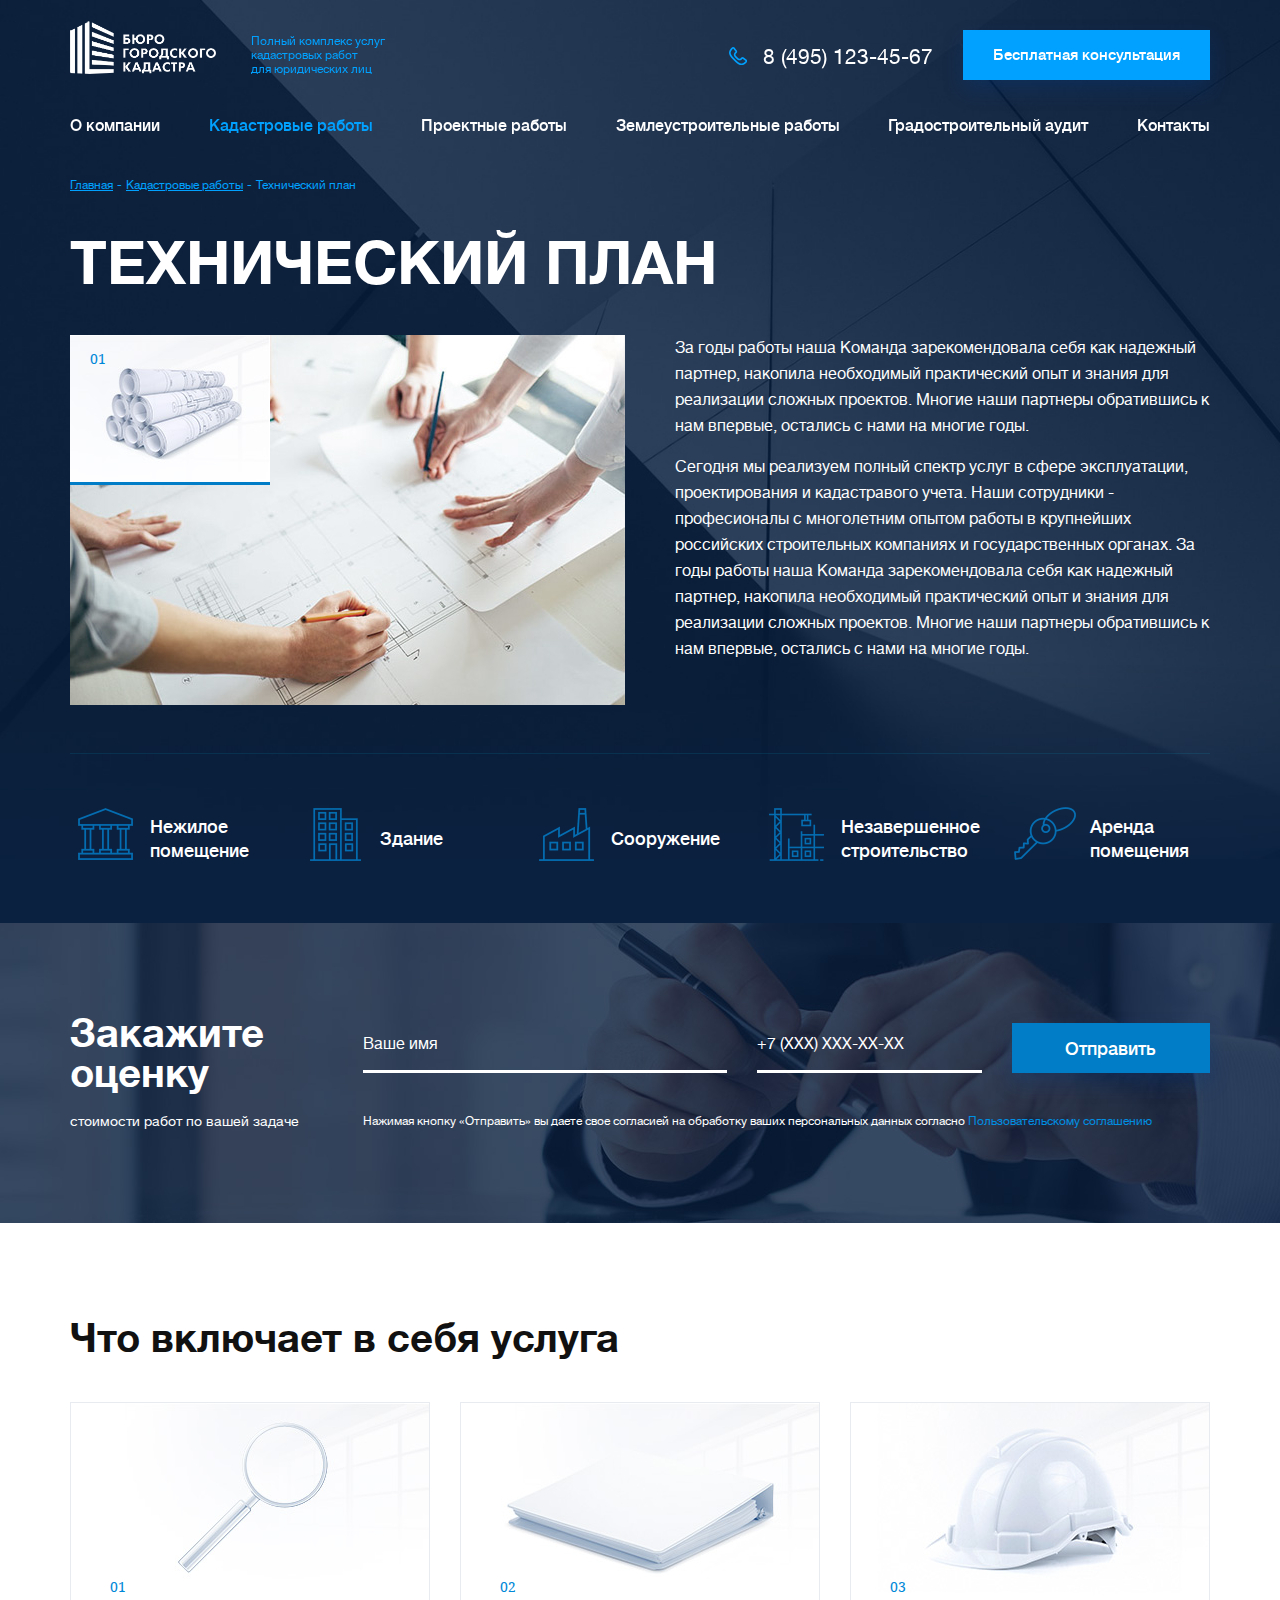
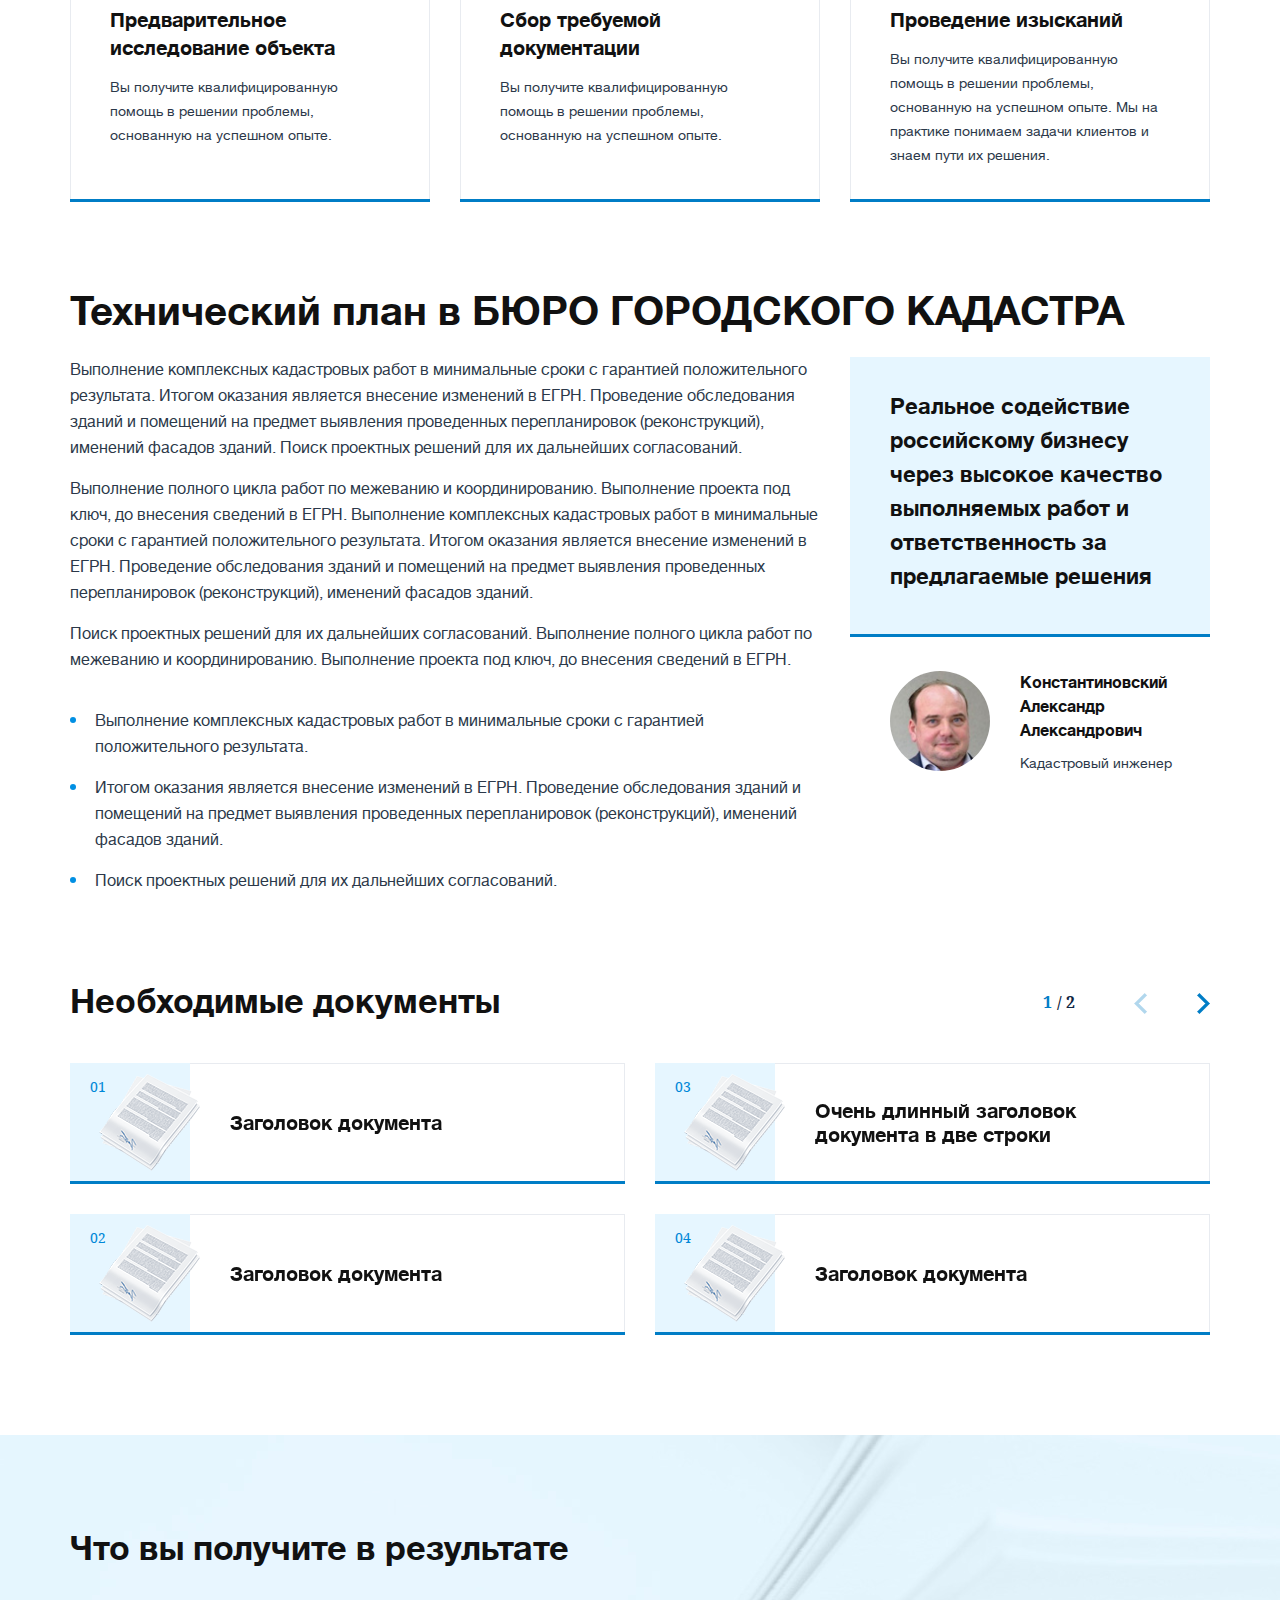
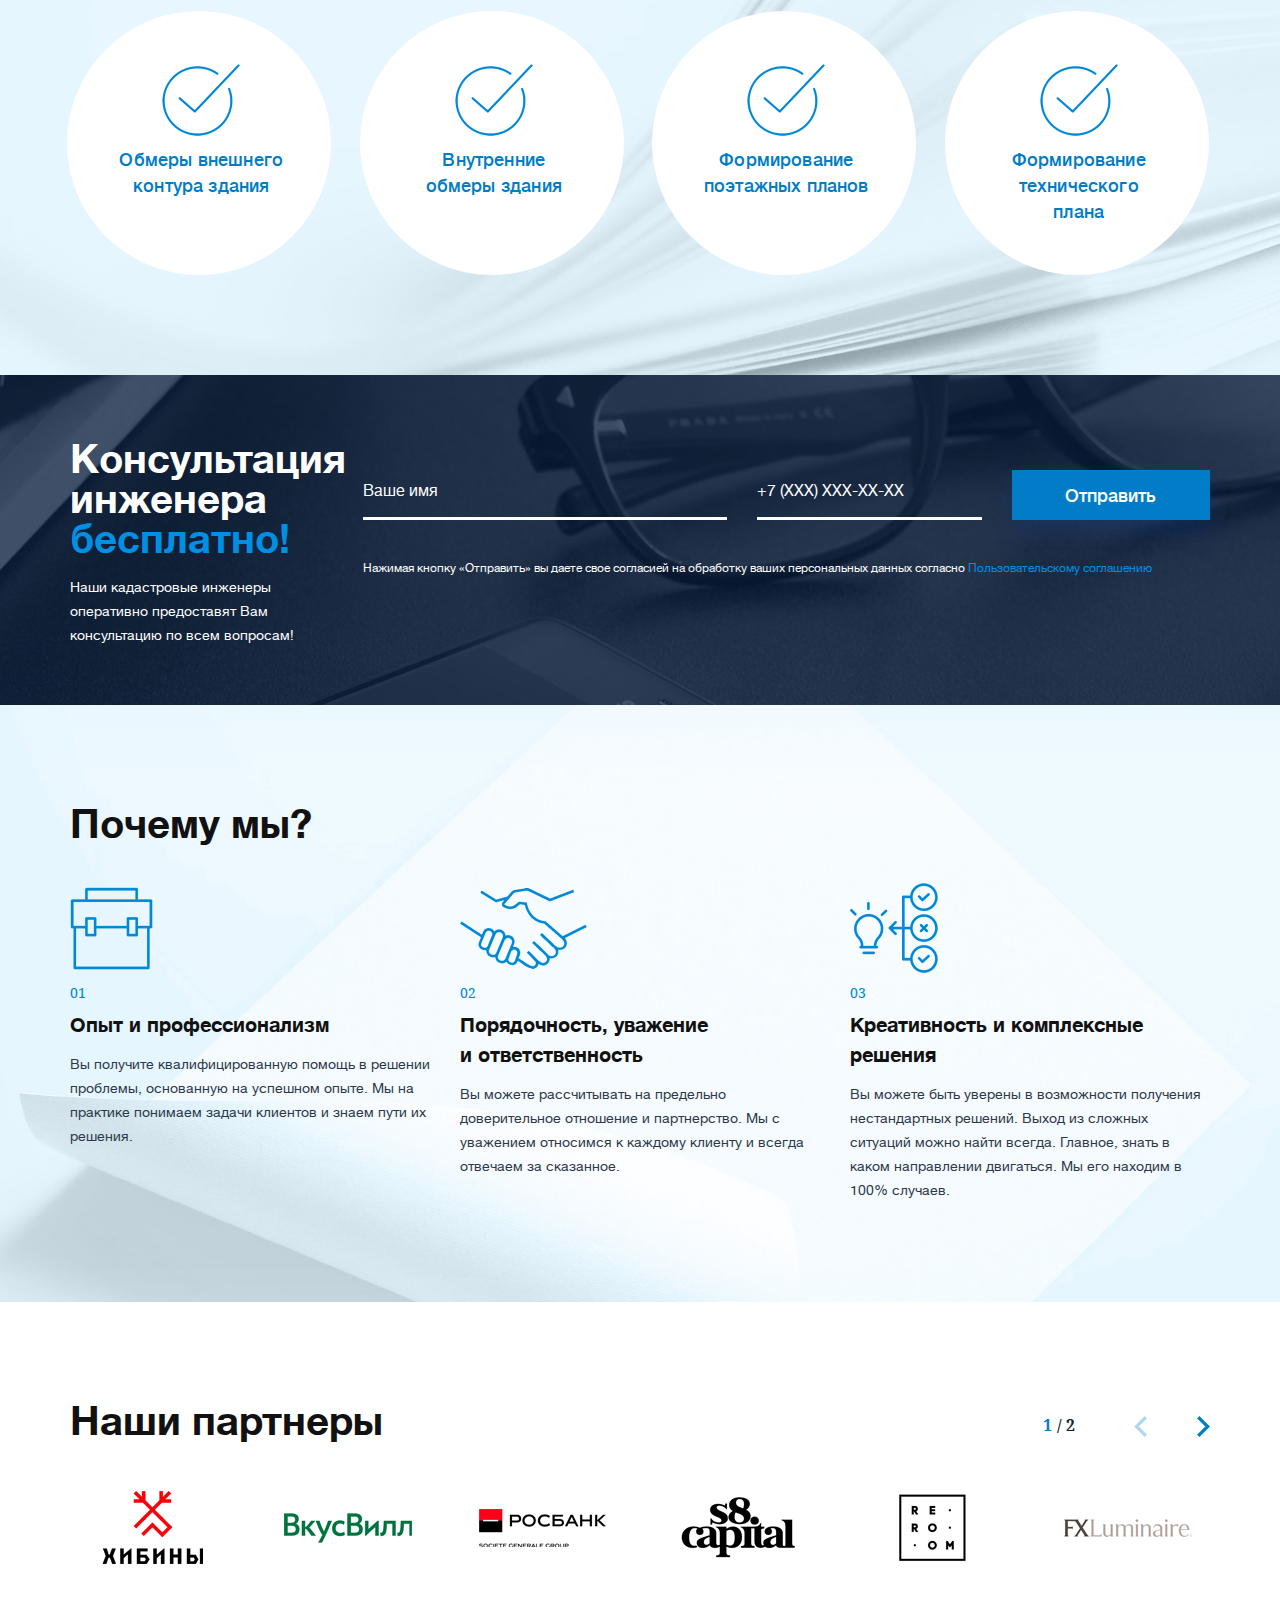
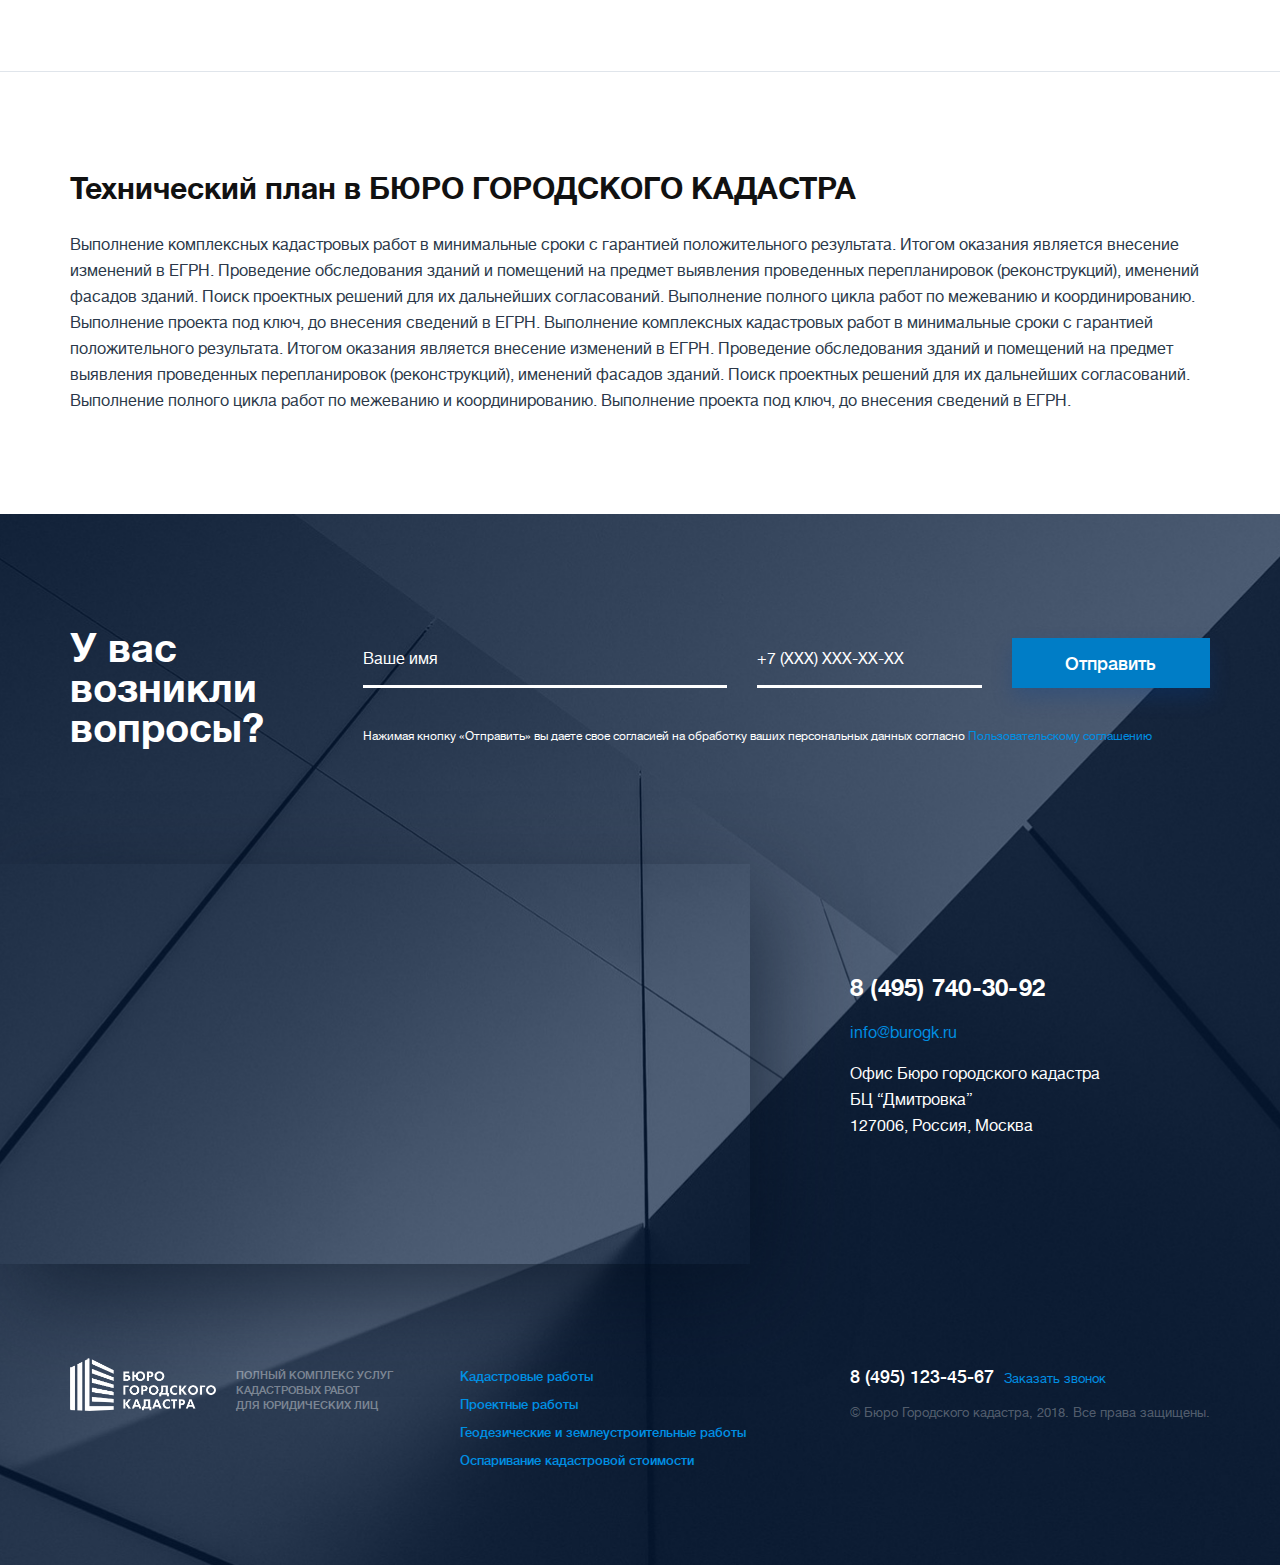
<file: services-item.html>
<!DOCTYPE html>
<html lang="ru">
  <head>
    <meta charset="utf-8">
    <meta name="viewport" content="width=device-width,initial-scale=1">
    <title>Бюро городского кадастра</title>
    <link rel="icon" href="favicon.ico">
    <link rel="stylesheet" href="js/bootstrap/css/bootstrap.css">
    <link rel="stylesheet" href="css/bootstrap-select.min.css">
    <link rel="stylesheet" href="css/slick.css">
    <link rel="stylesheet" href="js/fancybox/jquery.fancybox.css">
    <link rel="stylesheet" href="js/bootstrap-fileinput/css/fileinput.min.css">
    <link rel="stylesheet" href="js/bootstrap-fileinput/css/fileinput-rtl.min.css">
    <link rel="stylesheet" href="css/main.css">
    <link rel="stylesheet" href="css/responsive.css">
  </head>
  <body>
    <div class="up-link"></div>
    <div class="over-wrapper">
      <div id="mobile-indicator"></div>
      <div id="sm-indicator"></div>
      <header>
        <div class="header-top">
          <div class="container">
            <div class="row">
              <div class="header-top-l">
                <div class="header-logo">
                  <div class="header-logo-pic"><img src="images/logo.png" alt="Бюро городского кадастра"></div>
                  <div class="header-logo-text">
                    <p>Полный комплекс услуг<br>кадастровых работ<br>для юридических лиц</p>
                  </div>
                </div>
              </div>
              <div class="header-top-r">
                <div class="header-contacts">
                  <div class="header-phone"><a href="tel:8 (495) 123-45-67">8 (495) 123-45-67</a></div>
                  <div class="header-button"><a class="btn btn-1 btn-1-callback" href="#" data-toggle="modal" data-target="#callbackModal"><span class="d-none d-sm-block">Бесплатная консультация</span><span class="d-md-none">Консультация</span></a></div>
                </div>
              </div>
            </div>
          </div>
        </div>
        <div class="header-bottom">
          <div class="container">
            <div class="navbar-trigger"><span></span><span></span><span></span></div>
            <div class="navbar-wrapper">
              <div class="close"></div>
              <ul class="nav navbar-nav">
                <li><a href="#"><span>О&nbsp;компании</span></a></li>
                <li><a class="active" href="#"><span>Кадастровые работы</span></a></li>
                <li><a href="#"><span>Проектные работы</span></a></li>
                <li><a href="#"><span>Землеустроительные работы</span></a></li>
                <li><a href="#"><span>Градостроительный аудит</span></a></li>
                <li><a href="#"><span>Контакты</span></a></li>
              </ul>
            </div>
          </div>
        </div>
      </header>
      <div class="main">
        <div class="page-wrapper">
          <!-- Верхний блок-->
          <div class="section section-top">
            <div class="section-content">
              <div class="container">
                <ul class="breadcrumb">
                  <li><a href="#">Главная</a></li>
                  <li><a href="#">Кадастровые работы</a></li>
                  <li>Технический план</li>
                </ul>
                <h1>Технический план</h1>
                <div class="top-lead">
                  <div class="row">
                    <div class="col-12 col-md-6 order-xs-2 order-md-1">
                      <div class="top-lead-pic">
                        <div class="top-lead-pic-ico">
                          <div class="top-lead-pic-ico-num">01</div><img src="files/top-lead-pic-ico-1.jpg">
                        </div><img src="files/top-lead-pic-1.jpg">
                      </div>
                    </div>
                    <div class="col-12 col-md-6 order-xs-1 order-md-2">
                      <div class="top-lead-descr">
                        <p>За годы работы наша Команда  зарекомендовала себя как надежный партнер, накопила необходимый практический опыт и знания для реализации сложных проектов. Многие наши партнеры обратившись к нам впервые, остались с нами на многие годы.</p>
                        <p>Сегодня мы реализуем полный спектр услуг в сфере эксплуатации, проектирования и кадастравого учета. Наши сотрудники - професионалы с многолетним опытом работы в крупнейших российских строительных компаниях и государственных органах. За годы работы наша Команда  зарекомендовала себя как надежный партнер, накопила необходимый практический опыт и знания для реализации сложных проектов. Многие наши партнеры обратившись к нам впервые, остались с нами на многие годы.</p>
                      </div>
                    </div>
                  </div>
                </div>
                <div class="cat-list">
                  <div class="row">
                    <div class="col">
                      <div class="cat-tmb">
                        <div class="cat-tmb-pic"><img src="images/cat-1.png"></div>
                        <div class="cat-tmb-descr">
                          <p>Нежилое помещение</p>
                        </div>
                      </div>
                    </div>
                    <div class="col">
                      <div class="cat-tmb">
                        <div class="cat-tmb-pic"><img src="images/cat-2.png"></div>
                        <div class="cat-tmb-descr">
                          <p>Здание</p>
                        </div>
                      </div>
                    </div>
                    <div class="col">
                      <div class="cat-tmb">
                        <div class="cat-tmb-pic"><img src="images/cat-3.png"></div>
                        <div class="cat-tmb-descr">
                          <p>Сооружение</p>
                        </div>
                      </div>
                    </div>
                    <div class="col">
                      <div class="cat-tmb">
                        <div class="cat-tmb-pic"><img src="images/cat-4.png"></div>
                        <div class="cat-tmb-descr">
                          <p>Незавершенное строительство</p>
                        </div>
                      </div>
                    </div>
                    <div class="col">
                      <div class="cat-tmb">
                        <div class="cat-tmb-pic"><img src="images/cat-5.png"></div>
                        <div class="cat-tmb-descr">
                          <p>Аренда помещения</p>
                        </div>
                      </div>
                    </div>
                  </div>
                </div>
              </div>
            </div>
          </div>
          <!-- Верхний блок END-->
          <!-- Закажите оценку-->
          <div class="section section-order">
            <div class="section-content">
              <div class="container">
                <div class="row">
                  <div class="col-12 col-lg-4 col-xl-3">
                    <div class="section-header">
                      <div class="h2">Закажите оценку</div>
                      <div class="sub-ttl">стоимости работ по&nbsp;вашей задаче</div>
                    </div>
                  </div>
                  <div class="col-12 col-lg-8 col-xl-9">
                    <div class="order-form">
                      <form>
                        <div class="row">
                          <div class="col-12 order-form-col-1">
                            <div class="form-group">
                              <label class="placeholder" for="order_name">Ваше имя</label>
                              <input type="text" name="order_name" id="order_name" required>
                            </div>
                          </div>
                          <div class="col-12 order-form-col-2">
                            <div class="form-group">
                              <label class="placeholder" for="order_phone">+7 (XXX) XXX-XX-XX</label>
                              <input class="input-phone" type="text" name="order_phone" id="order_phone" required>
                            </div>
                          </div>
                          <div class="col-12 order-form-col-3">
                            <div class="form-footer">
                              <button class="btn btn-1" type="submit">Отправить</button>
                            </div>
                          </div>
                        </div>
                        <div class="form-agree">
                          <p>Нажимая кнопку «Отправить» вы даете свое согласией на&nbsp;обработку ваших персональных данных согласно <a href="#">Пользовательскому соглашению</a></p>
                        </div>
                      </form>
                    </div>
                  </div>
                </div>
              </div>
            </div>
          </div>
          <!-- Закажите оценку END-->
          <!-- Контент-->
          <div class="page-content">
            <div class="container">
              <div class="h2">Что включает в себя услуга</div>
              <div class="works-list">
                <div class="row">
                  <div class="col-12 col-md-4">
                    <div class="work-tmb">
                      <div class="work-tmb-pic"><img src="files/work-1.jpg"></div>
                      <div class="work-tmb-descr">
                        <div class="work-tmb-num">01</div>
                        <div class="h3">Предварительное исследование объекта</div>
                        <p>Вы получите квалифицированную помощь в решении проблемы, основанную на успешном опыте.</p>
                      </div>
                    </div>
                  </div>
                  <div class="col-12 col-md-4">
                    <div class="work-tmb">
                      <div class="work-tmb-pic"><img src="files/work-2.jpg"></div>
                      <div class="work-tmb-descr">
                        <div class="work-tmb-num">02</div>
                        <div class="h3">Сбор требуемой документации</div>
                        <p>Вы получите квалифицированную помощь в решении проблемы, основанную на успешном опыте.</p>
                      </div>
                    </div>
                  </div>
                  <div class="col-12 col-md-4">
                    <div class="work-tmb">
                      <div class="work-tmb-pic"><img src="files/work-3.jpg"></div>
                      <div class="work-tmb-descr">
                        <div class="work-tmb-num">03</div>
                        <div class="h3">Проведение изысканий</div>
                        <p>Вы получите квалифицированную помощь в решении проблемы, основанную на успешном опыте. Мы на практике понимаем задачи клиентов и знаем пути их решения.</p>
                      </div>
                    </div>
                  </div>
                </div>
              </div>
              <div class="h2">Технический план в БЮРО ГОРОДСКОГО КАДАСТРА</div>
              <div class="row">
                <div class="col-12 col-md-7 col-lg-8">
                  <p>Выполнение комплексных кадастровых работ в минимальные сроки с гарантией положительного результата. Итогом оказания является внесение изменений в ЕГРН. Проведение обследования зданий и помещений на предмет выявления проведенных перепланировок (реконструкций), именений фасадов зданий. Поиск проектных решений для их дальнейших согласований.</p>
                  <p>Выполнение полного цикла работ по межеванию и координированию. Выполнение проекта под ключ, до внесения сведений в ЕГРН. Выполнение комплексных кадастровых работ в минимальные сроки с гарантией положительного результата. Итогом оказания является внесение изменений в ЕГРН. Проведение обследования зданий и помещений на предмет выявления проведенных перепланировок (реконструкций), именений фасадов зданий.</p>
                  <p>Поиск проектных решений для их дальнейших согласований. Выполнение полного цикла работ по межеванию и координированию. Выполнение проекта под ключ, до внесения сведений в ЕГРН.</p>
                  <ul>
                    <li>Выполнение комплексных кадастровых работ в минимальные сроки с гарантией положительного результата.</li>
                    <li>Итогом оказания является внесение изменений в ЕГРН. Проведение обследования зданий и помещений на предмет выявления проведенных перепланировок (реконструкций), именений фасадов зданий.</li>
                    <li>Поиск проектных решений для их дальнейших согласований.</li>
                  </ul>
                </div>
                <div class="col-12 col-md-5 col-lg-4">
                  <blockquote>
                    <div class="blockquote-content">
                      <p>Реальное содействие российскому бизнесу через высокое качество выполняемых работ и ответственность за предлагаемые решения</p>
                    </div>
                    <div class="blockquote-author">
                      <div class="blockquote-author-pic"><img src="files/author-1.jpg"></div>
                      <div class="blockquote-author-descr">
                        <div class="blockquote-author-name">Константиновский Александр Александрович</div>
                        <div class="blockquote-author-post">Кадастровый инженер</div>
                      </div>
                    </div>
                  </blockquote>
                </div>
              </div>
              <div class="section-slider">
                <div class="section-header">
                  <div class="h3">Необходимые документы</div>
                </div>
                <div class="custom-slider-wrapper docs-slider-wrapper">
                  <div class="custom-slider docs-slider">
                    <div class="slide">
                      <div class="doc-tmb">
                        <div class="doc-tmb-pic"><img src="images/doc.png">
                          <div class="doc-tmb-num">01</div>
                        </div>
                        <div class="doc-tmb-decsr">
                          <div class="h3">Заголовок документа</div>
                        </div>
                      </div>
                      <div class="doc-tmb">
                        <div class="doc-tmb-pic"><img src="images/doc.png">
                          <div class="doc-tmb-num">02</div>
                        </div>
                        <div class="doc-tmb-decsr">
                          <div class="h3">Заголовок документа</div>
                        </div>
                      </div>
                    </div>
                    <div class="slide">
                      <div class="doc-tmb">
                        <div class="doc-tmb-pic"><img src="images/doc.png">
                          <div class="doc-tmb-num">03</div>
                        </div>
                        <div class="doc-tmb-decsr">
                          <div class="h3">Очень длинный заголовок документа в две строки</div>
                        </div>
                      </div>
                      <div class="doc-tmb">
                        <div class="doc-tmb-pic"><img src="images/doc.png">
                          <div class="doc-tmb-num">04</div>
                        </div>
                        <div class="doc-tmb-decsr">
                          <div class="h3">Заголовок документа</div>
                        </div>
                      </div>
                    </div>
                    <div class="slide">
                      <div class="doc-tmb">
                        <div class="doc-tmb-pic"><img src="images/doc.png">
                          <div class="doc-tmb-num">05</div>
                        </div>
                        <div class="doc-tmb-decsr">
                          <div class="h3">Заголовок документа</div>
                        </div>
                      </div>
                      <div class="doc-tmb">
                        <div class="doc-tmb-pic"><img src="images/doc.png">
                          <div class="doc-tmb-num">06</div>
                        </div>
                        <div class="doc-tmb-decsr">
                          <div class="h3">Заголовок документа</div>
                        </div>
                      </div>
                    </div>
                    <div class="slide">
                      <div class="doc-tmb">
                        <div class="doc-tmb-pic"><img src="images/doc.png">
                          <div class="doc-tmb-num">07</div>
                        </div>
                        <div class="doc-tmb-decsr">
                          <div class="h3">Очень длинный заголовок документа в две строки</div>
                        </div>
                      </div>
                      <div class="doc-tmb">
                        <div class="doc-tmb-pic"><img src="images/doc.png">
                          <div class="doc-tmb-num">08</div>
                        </div>
                        <div class="doc-tmb-decsr">
                          <div class="h3">Заголовок документа</div>
                        </div>
                      </div>
                    </div>
                  </div>
                </div>
              </div>
            </div>
          </div>
          <!-- Контент END-->
          <!-- Что вы получите-->
          <div class="section section-what">
            <div class="section-content">
              <div class="container">
                <div class="section-header">
                  <div class="h2">Что вы получите в&nbsp;результате</div>
                </div>
                <div class="what-list">
                  <div class="row">
                    <div class="col-6 col-lg-3">
                      <div class="what-tmb">
                        <div class="what-tmb-pic"><img src="images/what-check.png"></div>
                        <div class="what-tmb-descr">
                          <p>Обмеры внешнего контура здания</p>
                        </div>
                      </div>
                    </div>
                    <div class="col-6 col-lg-3">
                      <div class="what-tmb">
                        <div class="what-tmb-pic"><img src="images/what-check.png"></div>
                        <div class="what-tmb-descr">
                          <p>Внутренние обмеры здания</p>
                        </div>
                      </div>
                    </div>
                    <div class="col-6 col-lg-3">
                      <div class="what-tmb">
                        <div class="what-tmb-pic"><img src="images/what-check.png"></div>
                        <div class="what-tmb-descr">
                          <p>Формирование поэтажных планов</p>
                        </div>
                      </div>
                    </div>
                    <div class="col-6 col-lg-3">
                      <div class="what-tmb">
                        <div class="what-tmb-pic"><img src="images/what-check.png"></div>
                        <div class="what-tmb-descr">
                          <p>Формирование технического плана</p>
                        </div>
                      </div>
                    </div>
                  </div>
                </div>
              </div>
            </div>
          </div>
          <!-- Что вы получите END-->
          <!-- Консультация инженера-->
          <div class="section section-order section-consult">
            <div class="section-content">
              <div class="container">
                <div class="row">
                  <div class="col-12 col-lg-4 col-xl-3">
                    <div class="section-header">
                      <div class="h2">Консультация инженера <span>бесплатно!</span></div>
                      <div class="sub-ttl">Наши кадастровые инженеры оперативно предоставят Вам консультацию по всем вопросам!</div>
                    </div>
                  </div>
                  <div class="col-12 col-lg-8 col-xl-9">
                    <div class="order-form">
                      <form>
                        <div class="row">
                          <div class="col-12 order-form-col-1">
                            <div class="form-group">
                              <label class="placeholder" for="consult_name">Ваше имя</label>
                              <input type="text" name="consult_name" id="consult_name" required>
                            </div>
                          </div>
                          <div class="col-12 order-form-col-2">
                            <div class="form-group">
                              <label class="placeholder" for="consult_phone">+7 (XXX) XXX-XX-XX</label>
                              <input class="input-phone" type="text" name="consult_phone" id="consult_phone" required>
                            </div>
                          </div>
                          <div class="col-12 order-form-col-3">
                            <div class="form-footer">
                              <button class="btn btn-1" type="submit">Отправить</button>
                            </div>
                          </div>
                        </div>
                        <div class="form-agree">
                          <p>Нажимая кнопку «Отправить» вы даете свое согласией на&nbsp;обработку ваших персональных данных согласно <a href="#">Пользовательскому соглашению</a></p>
                        </div>
                      </form>
                    </div>
                  </div>
                </div>
              </div>
            </div>
          </div>
          <!-- Консультация инженера END                -->
          <!-- Почему мы-->
          <div class="section section-why">
            <div class="section-content">
              <div class="container">
                <div class="section-header">
                  <div class="h2">Почему мы?</div>
                </div>
                <div class="why-list">
                  <div class="row">
                    <div class="col-12 col-md-4">
                      <div class="why-tmb">
                        <div class="why-tmb-pic"><img src="images/why-1.png"></div>
                        <div class="why-tmb-descr">
                          <div class="why-tmb-num">01</div>
                          <div class="h3">Опыт и&nbsp;профессионализм</div>
                          <p>Вы получите квалифицированную помощь в решении проблемы, основанную на успешном опыте. Мы на практике понимаем задачи клиентов и знаем пути их решения.</p>
                        </div>
                      </div>
                    </div>
                    <div class="col-12 col-md-4">
                      <div class="why-tmb">
                        <div class="why-tmb-pic"><img src="images/why-2.png"></div>
                        <div class="why-tmb-descr">
                          <div class="why-tmb-num">02</div>
                          <div class="h3">Порядочность, уважение и&nbsp;ответственность</div>
                          <p>Вы можете рассчитывать на предельно доверительное отношение и партнерство. Мы с уважением относимся к каждому клиенту и всегда отвечаем за сказанное.</p>
                        </div>
                      </div>
                    </div>
                    <div class="col-12 col-md-4">
                      <div class="why-tmb">
                        <div class="why-tmb-pic"><img src="images/why-3.png"></div>
                        <div class="why-tmb-descr">
                          <div class="why-tmb-num">03</div>
                          <div class="h3">Креативность и&nbsp;комплексные решения</div>
                          <p>Вы можете быть уверены в возможности получения нестандартных решений. Выход из сложных ситуаций можно найти всегда. Главное, знать в каком направлении двигаться. Мы его находим в 100% случаев.</p>
                        </div>
                      </div>
                    </div>
                  </div>
                </div>
              </div>
            </div>
          </div>
          <!-- Почему мы END-->
          <!-- Партнеры-->
          <div class="section section-slider section-partners">
            <div class="section-content">
              <div class="container">
                <div class="section-header">
                  <div class="h2">Наши партнеры</div>
                </div>
                <div class="custom-slider-wrapper partners-slider-wrapper">
                  <div class="custom-slider partners-slider">
                    <div class="slide">
                      <div class="slide-content"><img src="files/partner-1.png"></div>
                    </div>
                    <div class="slide">
                      <div class="slide-content"><img src="files/partner-2.png"></div>
                    </div>
                    <div class="slide">
                      <div class="slide-content"><img src="files/partner-3.png"></div>
                    </div>
                    <div class="slide">
                      <div class="slide-content"><img src="files/partner-4.png"></div>
                    </div>
                    <div class="slide">
                      <div class="slide-content"><img src="files/partner-5.png"></div>
                    </div>
                    <div class="slide">
                      <div class="slide-content"><img src="files/partner-6.png"></div>
                    </div>
                    <div class="slide">
                      <div class="slide-content"><img src="files/partner-1.png"></div>
                    </div>
                    <div class="slide">
                      <div class="slide-content"><img src="files/partner-2.png"></div>
                    </div>
                    <div class="slide">
                      <div class="slide-content"><img src="files/partner-3.png"></div>
                    </div>
                    <div class="slide">
                      <div class="slide-content"><img src="files/partner-4.png"></div>
                    </div>
                    <div class="slide">
                      <div class="slide-content"><img src="files/partner-5.png"></div>
                    </div>
                  </div>
                </div>
              </div>
            </div>
          </div>
          <!-- Партнеры END-->
          <!-- SEO-текст-->
          <div class="section section-text">
            <div class="section-content">
              <div class="container">
                <div class="h2">Технический план в БЮРО ГОРОДСКОГО КАДАСТРА</div>
                <p>Выполнение комплексных кадастровых работ в минимальные сроки с гарантией положительного результата. Итогом оказания является внесение изменений в ЕГРН. Проведение обследования зданий и помещений на предмет выявления проведенных перепланировок (реконструкций), именений фасадов зданий. Поиск проектных решений для их дальнейших согласований. Выполнение полного цикла работ по межеванию и координированию. Выполнение проекта под ключ, до внесения сведений в ЕГРН. Выполнение комплексных кадастровых работ в минимальные сроки с гарантией положительного результата. Итогом оказания является внесение изменений в ЕГРН. Проведение обследования зданий и помещений на предмет выявления проведенных перепланировок (реконструкций), именений фасадов зданий. Поиск проектных решений для их дальнейших согласований. Выполнение полного цикла работ по межеванию и координированию. Выполнение проекта под ключ, до внесения сведений в ЕГРН.</p>
              </div>
            </div>
          </div>
          <!-- SEO-текст END-->
        </div>
      </div>
      <footer>
        <!-- Вопросы-->
        <div class="section section-order section-question">
          <div class="section-content">
            <div class="container">
              <div class="row">
                <div class="col-12 col-lg-4 col-xl-3">
                  <div class="section-header">
                    <div class="h2">У вас возникли вопросы?</div>
                  </div>
                </div>
                <div class="col-12 col-lg-8 col-xl-9">
                  <div class="order-form">
                    <form>
                      <div class="row">
                        <div class="col-12 order-form-col-1">
                          <div class="form-group">
                            <label class="placeholder" for="question_name">Ваше имя</label>
                            <input type="text" name="question_name" id="question_name" required>
                          </div>
                        </div>
                        <div class="col-12 order-form-col-2">
                          <div class="form-group">
                            <label class="placeholder" for="question_phone">+7 (XXX) XXX-XX-XX</label>
                            <input class="input-phone" type="text" name="question_phone" id="question_phone" required>
                          </div>
                        </div>
                        <div class="col-12 order-form-col-3">
                          <div class="form-footer">
                            <button class="btn btn-1" type="submit">Отправить</button>
                          </div>
                        </div>
                      </div>
                      <div class="form-agree">
                        <p>Нажимая кнопку «Отправить» вы даете свое согласией на&nbsp;обработку ваших персональных данных согласно <a href="#">Пользовательскому соглашению</a>  </p>
                      </div>
                    </form>
                  </div>
                </div>
              </div>
            </div>
          </div>
        </div>
        <!-- Вопросы END-->
        <!-- Контакты-->
        <div class="section section-contacts">
          <div class="section-content">
            <div class="contacts-map" id="contactsMap"></div>
            <div class="container">
              <div class="contacts-descr">
                <div class="contacts-phone"><a href="tel:8 (495) 740-30-92">8 (495) 740-30-92</a></div>
                <p><a href="mailto:info@burogk.ru">info@burogk.ru</a></p>
                <p>Офис Бюро городского кадастра<br>БЦ “Дмитровка”<br>127006, Россия, Москва</p>
              </div>
            </div>
          </div>
        </div>
        <!-- Контакты END-->
        <div class="footer-content">
          <div class="container">
            <div class="row">
              <div class="col-12 col-md-6 col-lg-5 col-xl-4">
                <div class="footer-logo">
                  <div class="footer-logo-pic"><img src="images/logo.png" alt="Бюро городского кадастра"></div>
                  <div class="footer-logo-text">
                    <p>Полный комплекс услуг кадастровых работ для&nbsp;юридических лиц</p>
                  </div>
                </div>
              </div>
              <div class="col-12 col-md-6 col-lg-3 col-xl-4">
                <ul class="footer-menu">
                  <li><a href="#about">Кадастровые работы</a></li>
                  <li><a href="#team">Проектные работы</a></li>
                  <li><a href="#reviews">Геодезические и&nbsp;землеустроительные работы</a></li>
                  <li><a href="#contacts">Оспаривание кадастровой стоимости</a></li>
                </ul>
              </div>
              <div class="col-12 col-lg-4">
                <div class="footer-phone-wrapper"><span class="footer-phone"><a href="tel:8 (495) 123-45-67">8 (495) 123-45-67</a></span><a href="#" data-toggle="modal" data-target="#callbackModal">Заказать звонок</a></div>
                <div class="footer-copy">
                  <p>&copy; Бюро Городского кадастра, 2018. Все права защищены.</p>
                </div>
              </div>
            </div>
          </div>
        </div>
      </footer>
      <div class="modal fade form-modal" id="callbackModal" tabindex="-1">
        <div class="modal-dialog">
          <div class="modal-content">
            <div class="modal-header">
              <div class="h2">Заказать бесплатную консультацию</div>
              <button class="close" type="button" data-dismiss="modal" aria-label="Close"></button>
            </div>
            <div class="modal-body">
              <div class="modal-form callback-form">
                <form id="callbackForm">
                  <div class="row">
                    <div class="col modal-form-col-1">
                      <div class="form-group">
                        <label class="placeholder" for="callback_name">Ваше имя</label>
                        <input type="text" name="callback_name" id="callback_name" required>
                      </div>
                    </div>
                    <div class="col modal-form-col-2">
                      <div class="form-group">
                        <label class="placeholder" for="callback_phone">+7 (XXX) XXX-XX-XX</label>
                        <input class="input-phone" type="text" name="callback_phone" id="callback_phone" required>
                      </div>
                    </div>
                    <div class="col modal-form-col-3">
                      <div class="form-footer">
                        <button class="btn btn-1 btn-1-big" type="submit">Отправить</button>
                      </div>
                    </div>
                  </div>
                  <div class="form-agree">
                    <p>Нажимая кнопку «Отправить» вы даете свое согласией на&nbsp;обработку ваших персональных данных согласно <a href="#">Пользовательскому соглашению</a></p>
                  </div>
                </form>
              </div>
            </div>
          </div>
        </div>
      </div>
      <div class="modal fade form-modal" id="offerModal" tabindex="-1">
        <div class="modal-dialog">
          <div class="modal-content">
            <div class="modal-header">
              <div class="h2">Запросить коммерческое предложение</div>
              <button class="close" type="button" data-dismiss="modal" aria-label="Close"></button>
            </div>
            <div class="modal-body">
              <div class="modal-form offer-form">
                <form id="offerForm">
                  <div class="row">
                    <div class="col modal-form-col-1">
                      <div class="form-group">
                        <label class="placeholder" for="offer_name">Ваше имя</label>
                        <input type="text" name="offer_name" id="offer_name" required>
                      </div>
                    </div>
                    <div class="col modal-form-col-2">
                      <div class="form-group">
                        <label class="placeholder" for="offer_phone">+7 (XXX) XXX-XX-XX</label>
                        <input class="input-phone" type="text" name="offer_phone" id="offer_phone" required>
                      </div>
                    </div>
                    <div class="col modal-form-col-3">
                      <div class="form-footer">
                        <button class="btn btn-1 btn-1-big" type="submit">Отправить</button>
                      </div>
                    </div>
                  </div>
                  <div class="form-agree">
                    <p>Нажимая кнопку «Отправить» вы даете свое согласией на&nbsp;обработку ваших персональных данных согласно <a href="#">Пользовательскому соглашению</a></p>
                  </div>
                </form>
              </div>
            </div>
          </div>
        </div>
      </div>
      <div class="modal fade form-modal" id="tenderModal" tabindex="-1">
        <div class="modal-dialog">
          <div class="modal-content">
            <div class="modal-header">
              <div class="h2">Пригласить в&nbsp;тендер</div>
              <button class="close" type="button" data-dismiss="modal" aria-label="Close"></button>
            </div>
            <div class="modal-body">
              <div class="modal-form tender-form">
                <form id="tenderForm">
                  <div class="row">
                    <div class="col modal-form-col-1">
                      <div class="form-group">
                        <label class="placeholder" for="tender_name">Ваше имя</label>
                        <input type="text" name="tender_name" id="tender_name" required>
                      </div>
                    </div>
                    <div class="col modal-form-col-2">
                      <div class="form-group">
                        <label class="placeholder" for="tender_phone">+7 (XXX) XXX-XX-XX</label>
                        <input class="input-phone" type="text" name="tender_phone" id="tender_phone" required>
                      </div>
                    </div>
                    <div class="col modal-form-col-3">
                      <div class="form-footer">
                        <button class="btn btn-1 btn-1-big" type="submit">Отправить</button>
                      </div>
                    </div>
                  </div>
                  <div class="form-agree">
                    <p>Нажимая кнопку «Отправить» вы даете свое согласией на&nbsp;обработку ваших персональных данных согласно <a href="#">Пользовательскому соглашению</a></p>
                  </div>
                </form>
              </div>
            </div>
          </div>
        </div>
      </div>
      <div class="modal fade form-modal" id="serviceModal" tabindex="-1">
        <div class="modal-dialog">
          <div class="modal-content">
            <div class="modal-header">
              <div class="h2">Рассчитать стоимость</div>
              <button class="close" type="button" data-dismiss="modal" aria-label="Close"></button>
            </div>
            <div class="modal-body">
              <div class="modal-form service-form">
                <form id="serviceForm">
                  <input type="hidden" name="service_type" id="service_type">
                  <div class="row">
                    <div class="col modal-form-col-1">
                      <div class="form-group">
                        <label class="placeholder" for="service_name">Ваше имя</label>
                        <input type="text" name="service_name" id="service_name" required>
                      </div>
                    </div>
                    <div class="col modal-form-col-2">
                      <div class="form-group">
                        <label class="placeholder" for="service_phone">+7 (XXX) XXX-XX-XX</label>
                        <input class="input-phone" type="text" name="service_phone" id="service_phone" required>
                      </div>
                    </div>
                    <div class="col modal-form-col-3">
                      <div class="form-footer">
                        <button class="btn btn-1 btn-1-big" type="submit">Отправить</button>
                      </div>
                    </div>
                  </div>
                  <div class="form-agree">
                    <p>Нажимая кнопку «Отправить» вы даете свое согласией на&nbsp;обработку ваших персональных данных согласно <a href="#">Пользовательскому соглашению</a></p>
                  </div>
                </form>
              </div>
            </div>
          </div>
        </div>
      </div>
      <div class="modal fade success-modal" id="successModal" tabindex="-1">
        <div class="modal-dialog">
          <div class="modal-content">
            <div class="modal-header">
              <div class="h2">Ваша заявка успешно принята!</div>
              <button class="close" type="button" data-dismiss="modal" aria-label="Close"></button>
            </div>
            <div class="modal-body">
              <p>Юрист свяжется с&nbsp;вами в&nbsp;течение 15&nbsp;минут.</p>
              <div class="success-modal-button">
                <button class="btn btn-1 btn-1-big" type="button" data-dismiss="modal" aria-label="Close">Закрыть</button>
              </div>
            </div>
          </div>
        </div>
      </div>
      <script src="js/jquery-3.3.1.min.js"></script>
      <script src="js/bootstrap/js/bootstrap.bundle.min.js"></script>
      <script src="js/bootstrap-select.min.js"></script>
      <script src="js/jquery.validate.min.js"></script>
      <script src="js/additional-methods.min.js"></script>
      <script src="js/jquery.maskedinput.min.js"></script>
      <script src="js/wNumb.min.js"></script>
      <script src="js/slick.min.js"></script>
      <script src="js/fancybox/jquery.fancybox.pack.js"></script>
      <script src="js/bootstrap-fileinput/js/fileinput.min.js"></script>
      <script src="https://api-maps.yandex.ru/2.1/?lang=ru_RU"></script>
      <script src="js/main.js"></script>
    </div>
  </body>
</html>
</file>
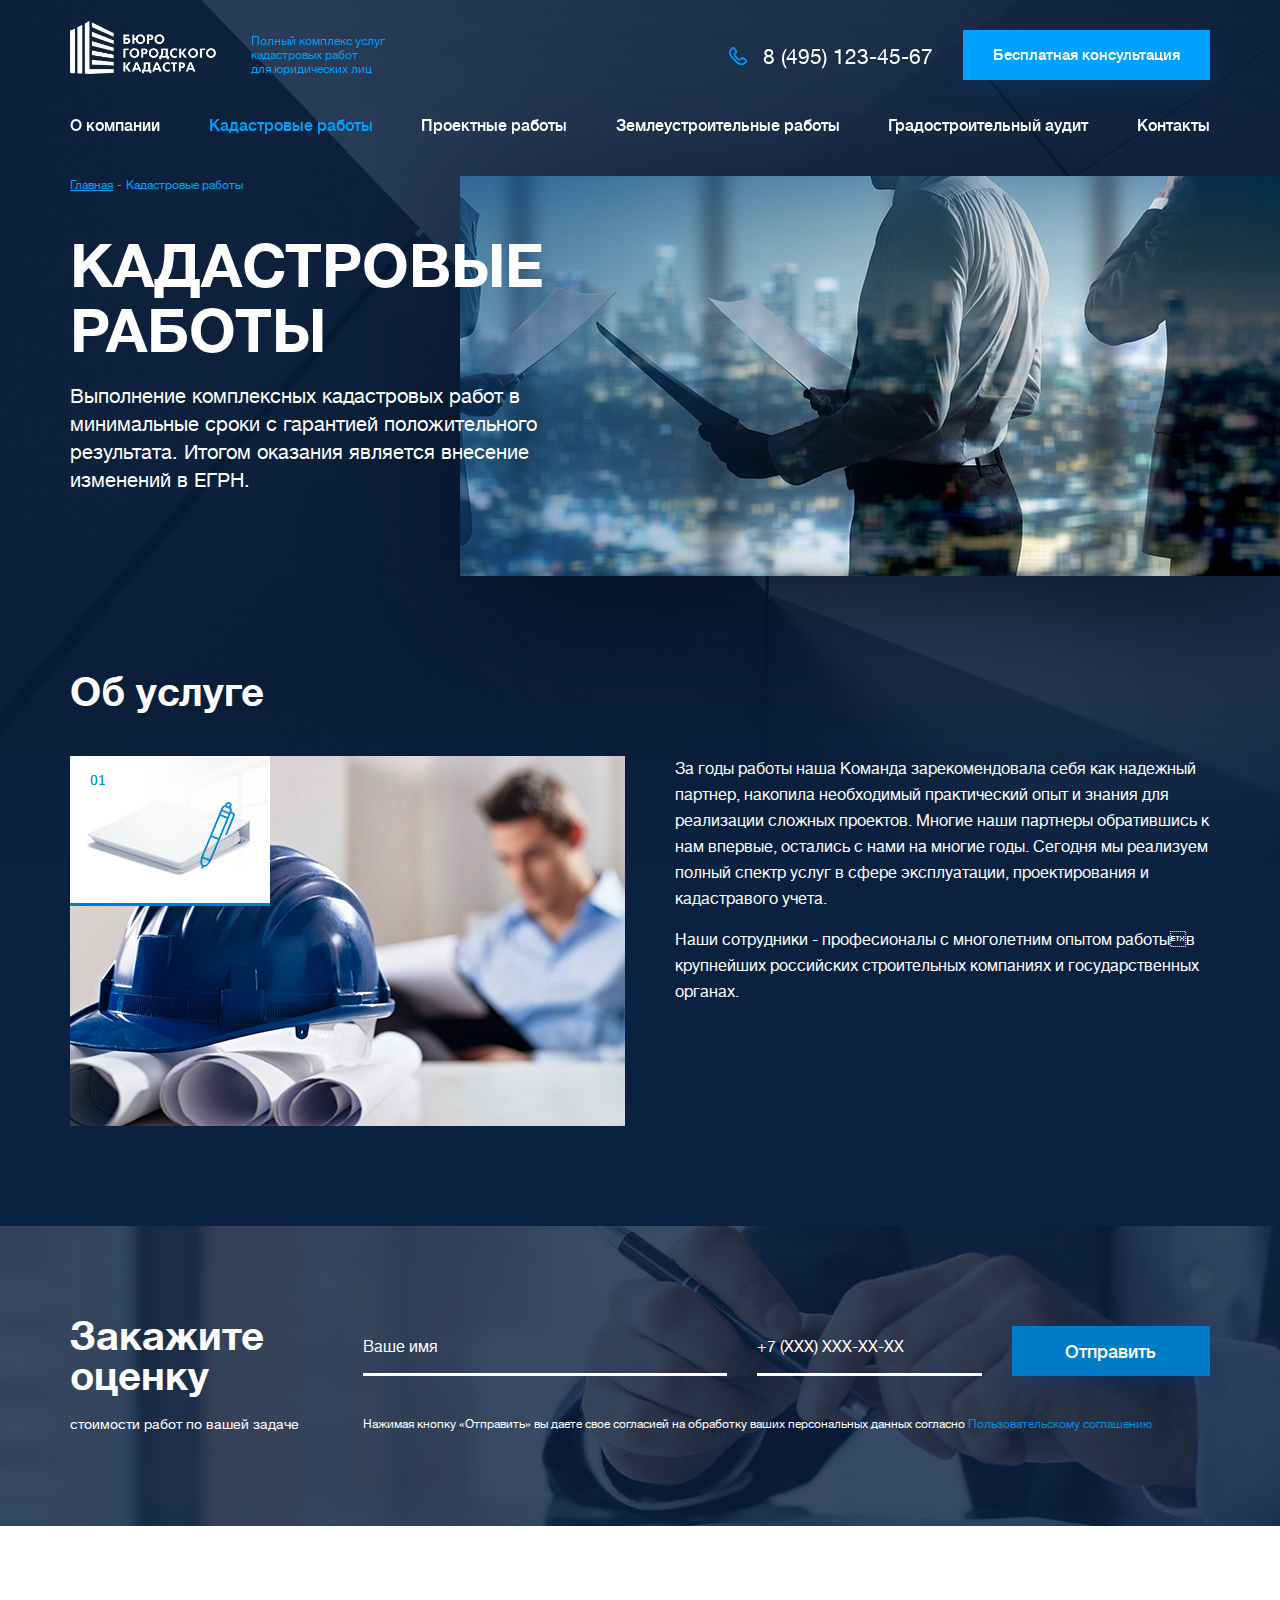
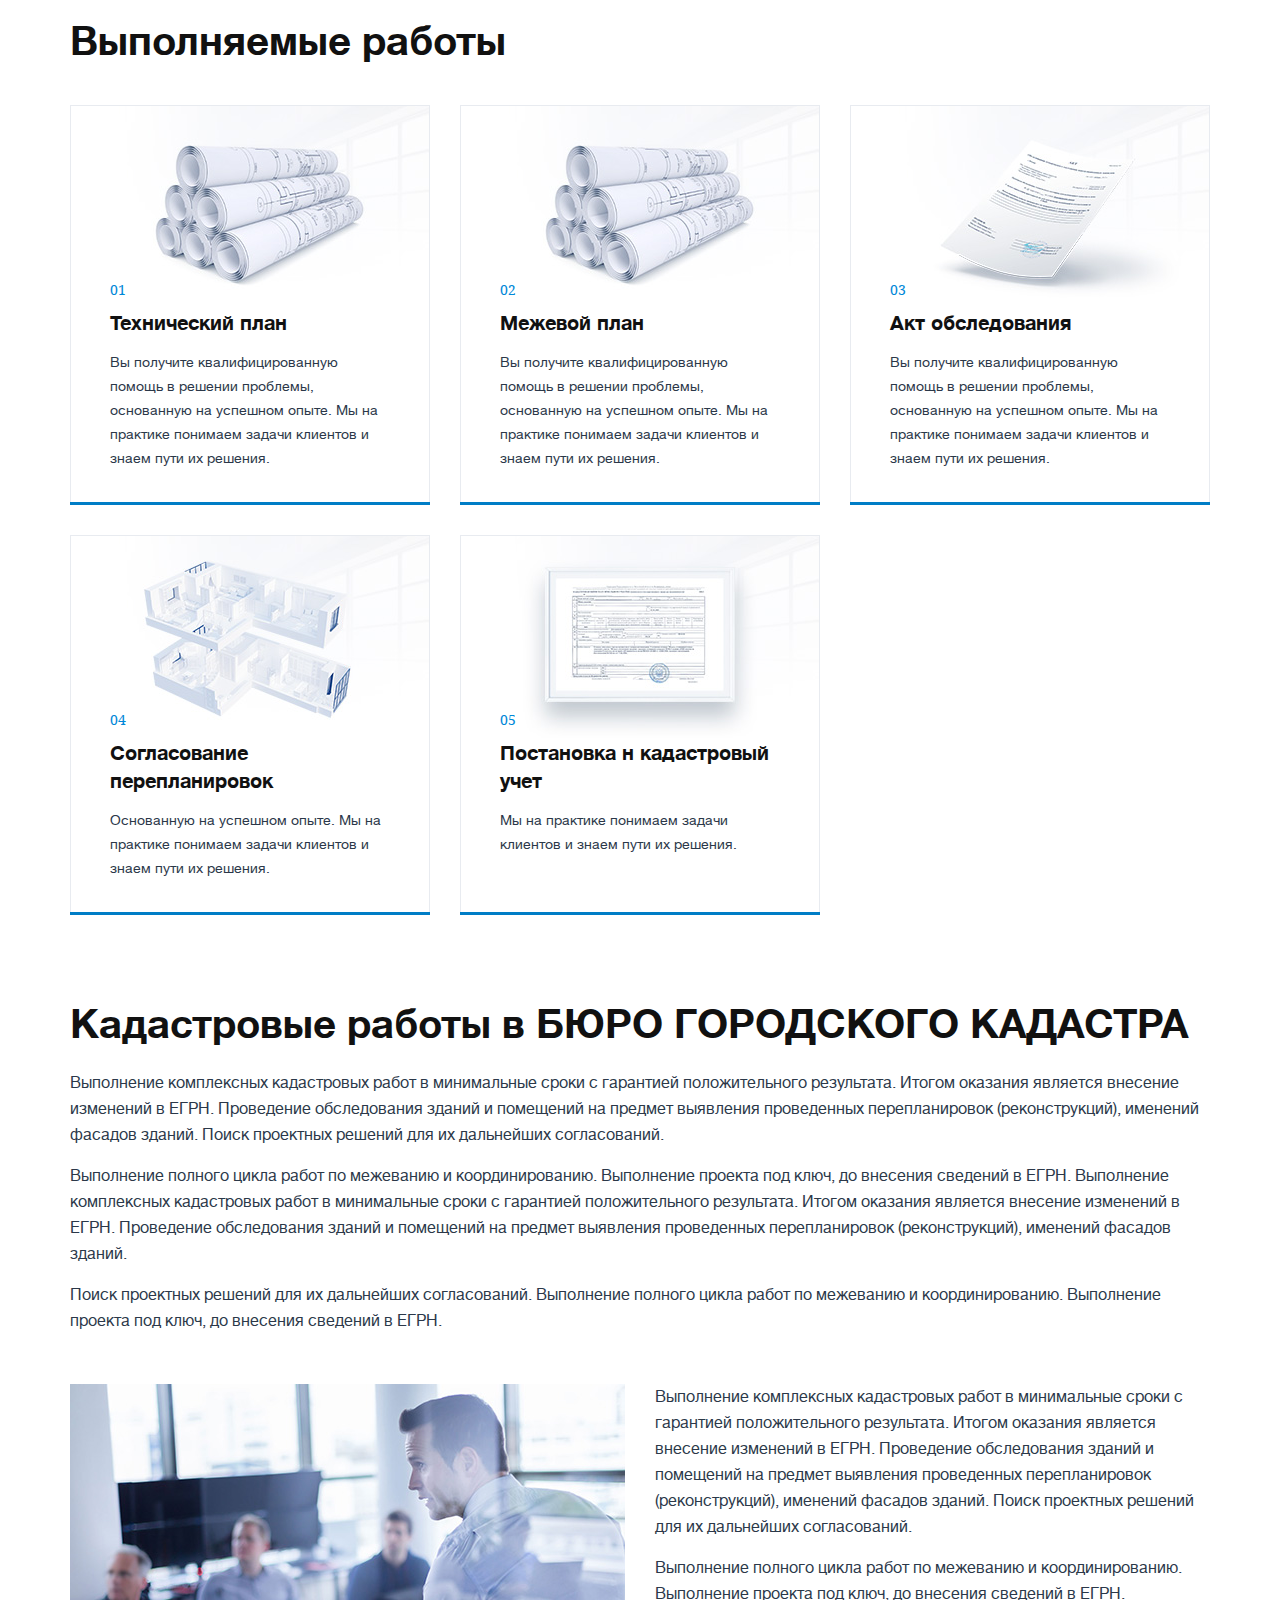
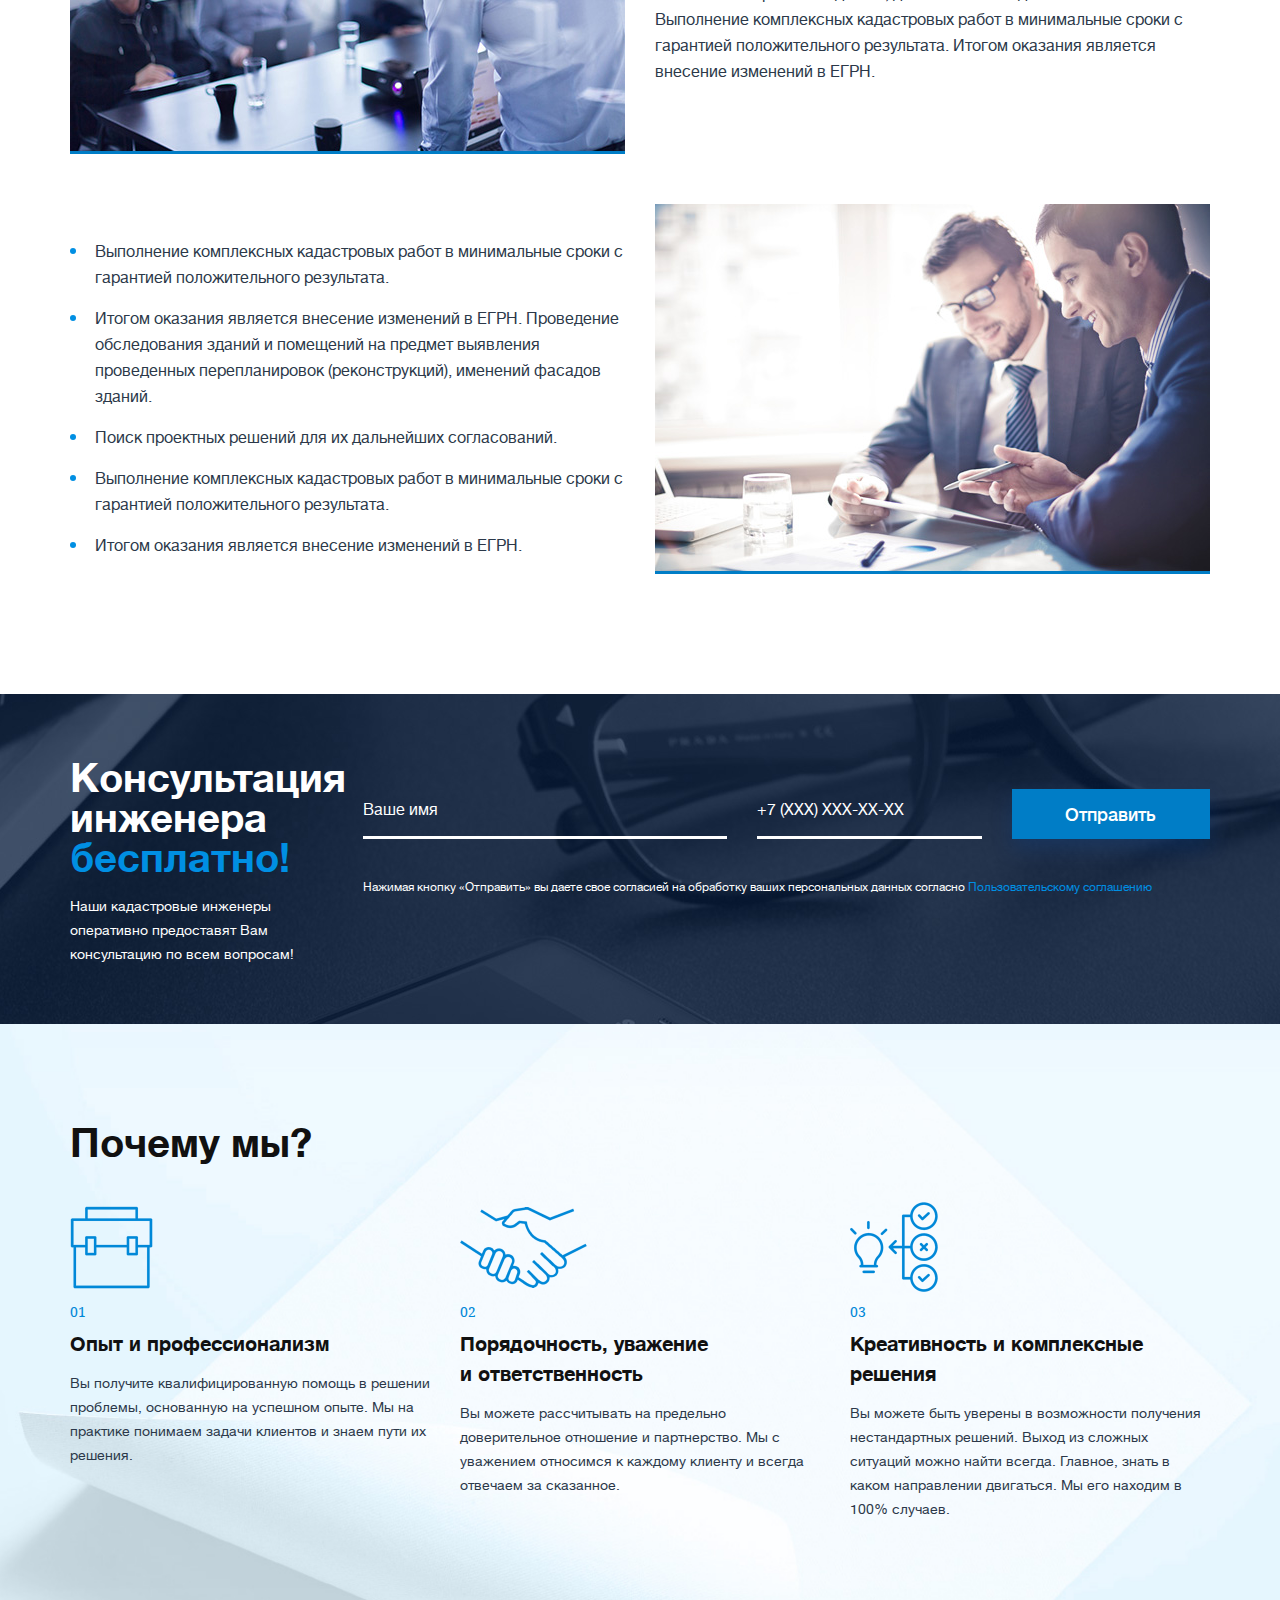
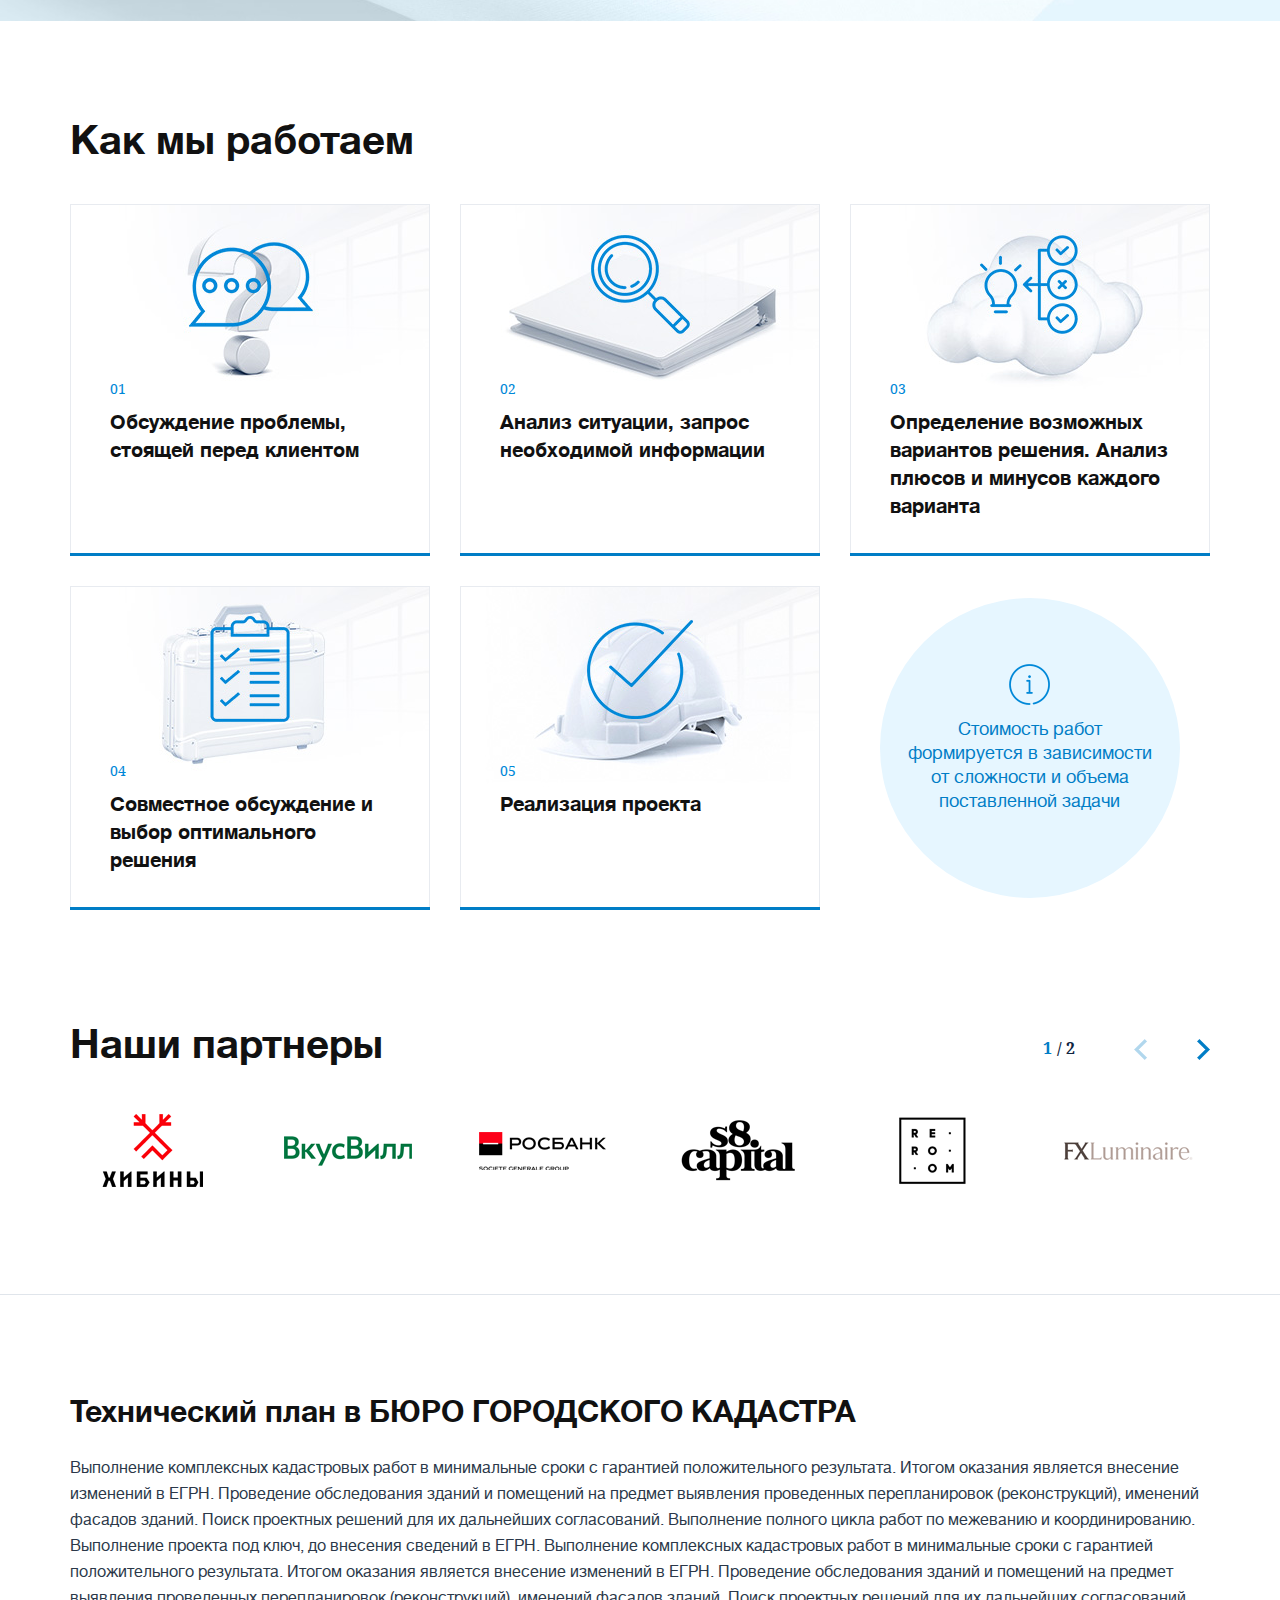
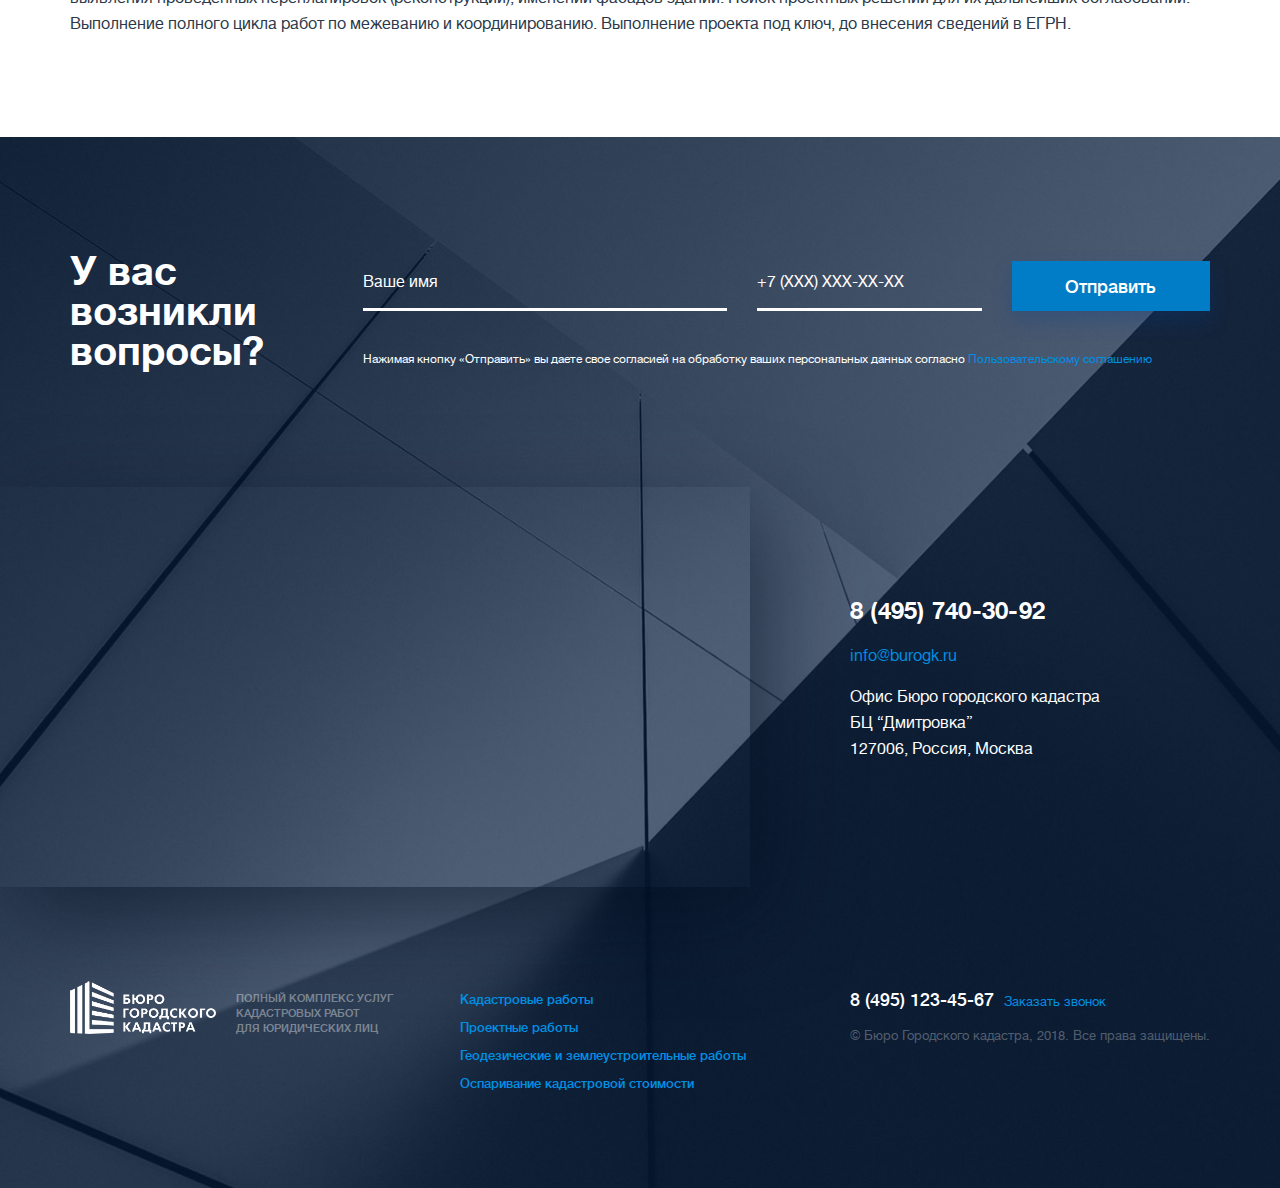
<file: services.html>
<!DOCTYPE html>
<html lang="ru">
  <head>
    <meta charset="utf-8">
    <meta name="viewport" content="width=device-width,initial-scale=1">
    <title>Бюро городского кадастра</title>
    <link rel="icon" href="favicon.ico">
    <link rel="stylesheet" href="js/bootstrap/css/bootstrap.css">
    <link rel="stylesheet" href="css/bootstrap-select.min.css">
    <link rel="stylesheet" href="css/slick.css">
    <link rel="stylesheet" href="js/fancybox/jquery.fancybox.css">
    <link rel="stylesheet" href="js/bootstrap-fileinput/css/fileinput.min.css">
    <link rel="stylesheet" href="js/bootstrap-fileinput/css/fileinput-rtl.min.css">
    <link rel="stylesheet" href="css/main.css">
    <link rel="stylesheet" href="css/responsive.css">
  </head>
  <body>
    <div class="up-link"></div>
    <div class="over-wrapper">
      <div id="mobile-indicator"></div>
      <div id="sm-indicator"></div>
      <header>
        <div class="header-top">
          <div class="container">
            <div class="row">
              <div class="header-top-l">
                <div class="header-logo">
                  <div class="header-logo-pic"><img src="images/logo.png" alt="Бюро городского кадастра"></div>
                  <div class="header-logo-text">
                    <p>Полный комплекс услуг<br>кадастровых работ<br>для юридических лиц</p>
                  </div>
                </div>
              </div>
              <div class="header-top-r">
                <div class="header-contacts">
                  <div class="header-phone"><a href="tel:8 (495) 123-45-67">8 (495) 123-45-67</a></div>
                  <div class="header-button"><a class="btn btn-1 btn-1-callback" href="#" data-toggle="modal" data-target="#callbackModal"><span class="d-none d-sm-block">Бесплатная консультация</span><span class="d-md-none">Консультация</span></a></div>
                </div>
              </div>
            </div>
          </div>
        </div>
        <div class="header-bottom">
          <div class="container">
            <div class="navbar-trigger"><span></span><span></span><span></span></div>
            <div class="navbar-wrapper">
              <div class="close"></div>
              <ul class="nav navbar-nav">
                <li><a href="#"><span>О&nbsp;компании</span></a></li>
                <li><a class="active" href="#"><span>Кадастровые работы</span></a></li>
                <li><a href="#"><span>Проектные работы</span></a></li>
                <li><a href="#"><span>Землеустроительные работы</span></a></li>
                <li><a href="#"><span>Градостроительный аудит</span></a></li>
                <li><a href="#"><span>Контакты</span></a></li>
              </ul>
            </div>
          </div>
        </div>
      </header>
      <div class="main">
        <div class="page-wrapper">
          <!-- Верхний блок-->
          <div class="section section-top">
            <div class="section-content">
              <div class="section-top-top">
                <div class="section-top-pic" style="background-image:url(files/services-pic.jpg);"></div>
                <div class="container">
                  <div class="section-top-descr">
                    <ul class="breadcrumb">
                      <li><a href="#">Главная</a></li>
                      <li>Кадастровые работы</li>
                    </ul>
                    <h1>Кадастровые работы</h1>
                    <p>Выполнение комплексных кадастровых работ в минимальные сроки с гарантией положительного результата. Итогом оказания является внесение изменений в ЕГРН.</p>
                  </div>
                </div>
              </div>
              <div class="container">
                <div class="h2">Об услуге</div>
                <div class="top-lead">
                  <div class="row">
                    <div class="col-12 col-md-6 order-xs-2 order-md-1">
                      <div class="top-lead-pic">
                        <div class="top-lead-pic-ico">
                          <div class="top-lead-pic-ico-num">01</div><img src="files/top-lead-pic-ico-2.jpg">
                        </div><img src="files/top-lead-pic-2.jpg">
                      </div>
                    </div>
                    <div class="col-12 col-md-6 order-xs-1 order-md-2">
                      <div class="top-lead-descr">
                        <p>За годы работы наша Команда  зарекомендовала себя как надежный партнер, накопила необходимый практический опыт и знания для реализации сложных проектов. Многие наши партнеры обратившись к нам впервые, остались с нами на многие годы. Сегодня мы реализуем полный спектр услуг в сфере эксплуатации, проектирования и кадастравого учета.</p>
                        <p>Наши сотрудники - професионалы с многолетним опытом работыв крупнейших российских строительных компаниях и государственных органах.</p>
                      </div>
                    </div>
                  </div>
                </div>
              </div>
            </div>
          </div>
          <!-- Верхний блок END-->
          <!-- Закажите оценку-->
          <div class="section section-order">
            <div class="section-content">
              <div class="container">
                <div class="row">
                  <div class="col-12 col-lg-4 col-xl-3">
                    <div class="section-header">
                      <div class="h2">Закажите оценку</div>
                      <div class="sub-ttl">стоимости работ по&nbsp;вашей задаче</div>
                    </div>
                  </div>
                  <div class="col-12 col-lg-8 col-xl-9">
                    <div class="order-form">
                      <form>
                        <div class="row">
                          <div class="col-12 order-form-col-1">
                            <div class="form-group">
                              <label class="placeholder" for="order_name">Ваше имя</label>
                              <input type="text" name="order_name" id="order_name" required>
                            </div>
                          </div>
                          <div class="col-12 order-form-col-2">
                            <div class="form-group">
                              <label class="placeholder" for="order_phone">+7 (XXX) XXX-XX-XX</label>
                              <input class="input-phone" type="text" name="order_phone" id="order_phone" required>
                            </div>
                          </div>
                          <div class="col-12 order-form-col-3">
                            <div class="form-footer">
                              <button class="btn btn-1" type="submit">Отправить</button>
                            </div>
                          </div>
                        </div>
                        <div class="form-agree">
                          <p>Нажимая кнопку «Отправить» вы даете свое согласией на&nbsp;обработку ваших персональных данных согласно <a href="#">Пользовательскому соглашению</a></p>
                        </div>
                      </form>
                    </div>
                  </div>
                </div>
              </div>
            </div>
          </div>
          <!-- Закажите оценку END-->
          <!-- Контент-->
          <div class="page-content">
            <div class="container">
              <div class="h2">Выполняемые работы</div>
              <div class="works-list">
                <div class="row">
                  <div class="col-12 col-md-4"><a class="work-tmb" href="#">
                      <div class="work-tmb-pic"><img src="files/work-4.jpg"></div>
                      <div class="work-tmb-descr">
                        <div class="work-tmb-num">01</div>
                        <div class="h3">Технический план</div>
                        <p>Вы получите квалифицированную помощь в решении проблемы, основанную на успешном опыте. Мы на практике понимаем задачи клиентов и знаем пути их решения.</p>
                      </div></a></div>
                  <div class="col-12 col-md-4"><a class="work-tmb" href="#">
                      <div class="work-tmb-pic"><img src="files/work-5.jpg"></div>
                      <div class="work-tmb-descr">
                        <div class="work-tmb-num">02</div>
                        <div class="h3">Межевой план</div>
                        <p>Вы получите квалифицированную помощь в решении проблемы, основанную на успешном опыте. Мы на практике понимаем задачи клиентов и знаем пути их решения.</p>
                      </div></a></div>
                  <div class="col-12 col-md-4"><a class="work-tmb" href="#">
                      <div class="work-tmb-pic"><img src="files/work-6.jpg"></div>
                      <div class="work-tmb-descr">
                        <div class="work-tmb-num">03</div>
                        <div class="h3">Акт обследования</div>
                        <p>Вы получите квалифицированную помощь в решении проблемы, основанную на успешном опыте. Мы на практике понимаем задачи клиентов и знаем пути их решения.</p>
                      </div></a></div>
                  <div class="col-12 col-md-4"><a class="work-tmb" href="#">
                      <div class="work-tmb-pic"><img src="files/work-7.jpg"></div>
                      <div class="work-tmb-descr">
                        <div class="work-tmb-num">04</div>
                        <div class="h3">Согласование перепланировок</div>
                        <p>Основанную на успешном опыте. Мы на практике понимаем задачи клиентов и знаем пути их решения.</p>
                      </div></a></div>
                  <div class="col-12 col-md-4"><a class="work-tmb" href="#">
                      <div class="work-tmb-pic"><img src="files/work-8.jpg"></div>
                      <div class="work-tmb-descr">
                        <div class="work-tmb-num">05</div>
                        <div class="h3">Постановка н&nbsp;кадастровый учет</div>
                        <p>Мы на практике понимаем задачи клиентов и знаем пути их решения.</p>
                      </div></a></div>
                </div>
              </div>
              <div class="h2">Кадастровые работы в БЮРО ГОРОДСКОГО КАДАСТРА</div>
              <p>Выполнение комплексных кадастровых работ в минимальные сроки с гарантией положительного результата. Итогом оказания является внесение изменений в ЕГРН. Проведение обследования зданий и помещений на предмет выявления проведенных перепланировок (реконструкций), именений фасадов зданий. Поиск проектных решений для их дальнейших согласований.</p>
              <p>Выполнение полного цикла работ по межеванию и координированию. Выполнение проекта под ключ, до внесения сведений в ЕГРН. Выполнение комплексных кадастровых работ в минимальные сроки с гарантией положительного результата. Итогом оказания является внесение изменений в ЕГРН. Проведение обследования зданий и помещений на предмет выявления проведенных перепланировок (реконструкций), именений фасадов зданий.</p>
              <p>Поиск проектных решений для их дальнейших согласований. Выполнение полного цикла работ по межеванию и координированию. Выполнение проекта под ключ, до внесения сведений в ЕГРН.</p>
              <div class="article-block">
                <div class="row">
                  <div class="col-12 col-md-6">
                    <div class="article-pic"><img src="files/article-pic-1.jpg"></div>
                  </div>
                  <div class="col-12 col-md-6">
                    <p>Выполнение комплексных кадастровых работ в минимальные сроки с гарантией положительного результата. Итогом оказания является внесение изменений в ЕГРН. Проведение обследования зданий и помещений на предмет выявления проведенных перепланировок (реконструкций), именений фасадов зданий. Поиск проектных решений для их дальнейших согласований.</p>
                    <p>Выполнение полного цикла работ по межеванию и координированию. Выполнение проекта под ключ, до внесения сведений в ЕГРН. Выполнение комплексных кадастровых работ в минимальные сроки с гарантией положительного результата. Итогом оказания является внесение изменений в ЕГРН.</p>
                  </div>
                </div>
              </div>
              <div class="article-block">
                <div class="row">
                  <div class="col-12 col-md-6">
                    <ul>
                      <li>Выполнение комплексных кадастровых работ в минимальные сроки с гарантией положительного результата.</li>
                      <li>Итогом оказания является внесение изменений в ЕГРН. Проведение обследования зданий и помещений на предмет выявления проведенных перепланировок (реконструкций), именений фасадов зданий.</li>
                      <li>Поиск проектных решений для их дальнейших согласований.</li>
                      <li>Выполнение комплексных кадастровых работ в минимальные сроки с гарантией положительного результата.</li>
                      <li>Итогом оказания является внесение изменений в ЕГРН.</li>
                    </ul>
                  </div>
                  <div class="col-12 col-md-6">
                    <div class="article-pic"><img src="files/article-pic-2.jpg"></div>
                  </div>
                </div>
              </div>
            </div>
          </div>
          <!-- Контент END-->
          <!-- Консультация инженера-->
          <div class="section section-order section-consult">
            <div class="section-content">
              <div class="container">
                <div class="row">
                  <div class="col-12 col-lg-4 col-xl-3">
                    <div class="section-header">
                      <div class="h2">Консультация инженера <span>бесплатно!</span></div>
                      <div class="sub-ttl">Наши кадастровые инженеры оперативно предоставят Вам консультацию по всем вопросам!</div>
                    </div>
                  </div>
                  <div class="col-12 col-lg-8 col-xl-9">
                    <div class="order-form">
                      <form>
                        <div class="row">
                          <div class="col-12 order-form-col-1">
                            <div class="form-group">
                              <label class="placeholder" for="consult_name">Ваше имя</label>
                              <input type="text" name="consult_name" id="consult_name" required>
                            </div>
                          </div>
                          <div class="col-12 order-form-col-2">
                            <div class="form-group">
                              <label class="placeholder" for="consult_phone">+7 (XXX) XXX-XX-XX</label>
                              <input class="input-phone" type="text" name="consult_phone" id="consult_phone" required>
                            </div>
                          </div>
                          <div class="col-12 order-form-col-3">
                            <div class="form-footer">
                              <button class="btn btn-1" type="submit">Отправить</button>
                            </div>
                          </div>
                        </div>
                        <div class="form-agree">
                          <p>Нажимая кнопку «Отправить» вы даете свое согласией на&nbsp;обработку ваших персональных данных согласно <a href="#">Пользовательскому соглашению</a></p>
                        </div>
                      </form>
                    </div>
                  </div>
                </div>
              </div>
            </div>
          </div>
          <!-- Консультация инженера END                -->
          <!-- Почему мы-->
          <div class="section section-why">
            <div class="section-content">
              <div class="container">
                <div class="section-header">
                  <div class="h2">Почему мы?</div>
                </div>
                <div class="why-list">
                  <div class="row">
                    <div class="col-12 col-md-4">
                      <div class="why-tmb">
                        <div class="why-tmb-pic"><img src="images/why-1.png"></div>
                        <div class="why-tmb-descr">
                          <div class="why-tmb-num">01</div>
                          <div class="h3">Опыт и&nbsp;профессионализм</div>
                          <p>Вы получите квалифицированную помощь в решении проблемы, основанную на успешном опыте. Мы на практике понимаем задачи клиентов и знаем пути их решения.</p>
                        </div>
                      </div>
                    </div>
                    <div class="col-12 col-md-4">
                      <div class="why-tmb">
                        <div class="why-tmb-pic"><img src="images/why-2.png"></div>
                        <div class="why-tmb-descr">
                          <div class="why-tmb-num">02</div>
                          <div class="h3">Порядочность, уважение и&nbsp;ответственность</div>
                          <p>Вы можете рассчитывать на предельно доверительное отношение и партнерство. Мы с уважением относимся к каждому клиенту и всегда отвечаем за сказанное.</p>
                        </div>
                      </div>
                    </div>
                    <div class="col-12 col-md-4">
                      <div class="why-tmb">
                        <div class="why-tmb-pic"><img src="images/why-3.png"></div>
                        <div class="why-tmb-descr">
                          <div class="why-tmb-num">03</div>
                          <div class="h3">Креативность и&nbsp;комплексные решения</div>
                          <p>Вы можете быть уверены в возможности получения нестандартных решений. Выход из сложных ситуаций можно найти всегда. Главное, знать в каком направлении двигаться. Мы его находим в 100% случаев.</p>
                        </div>
                      </div>
                    </div>
                  </div>
                </div>
              </div>
            </div>
          </div>
          <!-- Почему мы END-->
          <!-- Как мы работаем-->
          <div class="section section-how">
            <div class="section-content">
              <div class="container">
                <div class="section-header">
                  <div class="h2">Как мы работаем</div>
                </div>
                <div class="works-list">
                  <div class="row">
                    <div class="col-12 col-md-4">
                      <div class="work-tmb">
                        <div class="work-tmb-pic"><img src="files/how-1.jpg"></div>
                        <div class="work-tmb-descr">
                          <div class="work-tmb-num">01</div>
                          <div class="h3">Обсуждение проблемы, стоящей перед клиентом</div>
                        </div>
                      </div>
                    </div>
                    <div class="col-12 col-md-4">
                      <div class="work-tmb">
                        <div class="work-tmb-pic"><img src="files/how-2.jpg"></div>
                        <div class="work-tmb-descr">
                          <div class="work-tmb-num">02</div>
                          <div class="h3">Анализ ситуации, запрос необходимой информации</div>
                        </div>
                      </div>
                    </div>
                    <div class="col-12 col-md-4">
                      <div class="work-tmb">
                        <div class="work-tmb-pic"><img src="files/how-3.jpg"></div>
                        <div class="work-tmb-descr">
                          <div class="work-tmb-num">03</div>
                          <div class="h3">Определение возможных вариантов решения. Анализ плюсов и минусов каждого варианта</div>
                        </div>
                      </div>
                    </div>
                    <div class="col-12 col-md-4">
                      <div class="work-tmb">
                        <div class="work-tmb-pic"><img src="files/how-4.jpg"></div>
                        <div class="work-tmb-descr">
                          <div class="work-tmb-num">04</div>
                          <div class="h3">Совместное обсуждение и выбор оптимального решения</div>
                        </div>
                      </div>
                    </div>
                    <div class="col-12 col-md-4">
                      <div class="work-tmb">
                        <div class="work-tmb-pic"><img src="files/how-5.jpg"></div>
                        <div class="work-tmb-descr">
                          <div class="work-tmb-num">05</div>
                          <div class="h3">Реализация проекта</div>
                        </div>
                      </div>
                    </div>
                    <div class="col-12 col-md-4">
                      <div class="work-final">
                        <div class="work-final-pic"><img src="images/ico-work-final.png"></div>
                        <div class="work-final-descr">
                          <p>Стоимость работ формируется в зависимости от&nbsp;сложности и объема поставленной задачи</p>
                        </div>
                      </div>
                    </div>
                  </div>
                </div>
              </div>
            </div>
          </div>
          <!-- Как мы работаем END-->
          <!-- Партнеры-->
          <div class="section section-slider section-partners">
            <div class="section-content">
              <div class="container">
                <div class="section-header">
                  <div class="h2">Наши партнеры</div>
                </div>
                <div class="custom-slider-wrapper partners-slider-wrapper">
                  <div class="custom-slider partners-slider">
                    <div class="slide">
                      <div class="slide-content"><img src="files/partner-1.png"></div>
                    </div>
                    <div class="slide">
                      <div class="slide-content"><img src="files/partner-2.png"></div>
                    </div>
                    <div class="slide">
                      <div class="slide-content"><img src="files/partner-3.png"></div>
                    </div>
                    <div class="slide">
                      <div class="slide-content"><img src="files/partner-4.png"></div>
                    </div>
                    <div class="slide">
                      <div class="slide-content"><img src="files/partner-5.png"></div>
                    </div>
                    <div class="slide">
                      <div class="slide-content"><img src="files/partner-6.png"></div>
                    </div>
                    <div class="slide">
                      <div class="slide-content"><img src="files/partner-1.png"></div>
                    </div>
                    <div class="slide">
                      <div class="slide-content"><img src="files/partner-2.png"></div>
                    </div>
                    <div class="slide">
                      <div class="slide-content"><img src="files/partner-3.png"></div>
                    </div>
                    <div class="slide">
                      <div class="slide-content"><img src="files/partner-4.png"></div>
                    </div>
                    <div class="slide">
                      <div class="slide-content"><img src="files/partner-5.png"></div>
                    </div>
                  </div>
                </div>
              </div>
            </div>
          </div>
          <!-- Партнеры END-->
          <!-- SEO-текст-->
          <div class="section section-text">
            <div class="section-content">
              <div class="container">
                <div class="h2">Технический план в БЮРО ГОРОДСКОГО КАДАСТРА</div>
                <p>Выполнение комплексных кадастровых работ в минимальные сроки с гарантией положительного результата. Итогом оказания является внесение изменений в ЕГРН. Проведение обследования зданий и помещений на предмет выявления проведенных перепланировок (реконструкций), именений фасадов зданий. Поиск проектных решений для их дальнейших согласований. Выполнение полного цикла работ по межеванию и координированию. Выполнение проекта под ключ, до внесения сведений в ЕГРН. Выполнение комплексных кадастровых работ в минимальные сроки с гарантией положительного результата. Итогом оказания является внесение изменений в ЕГРН. Проведение обследования зданий и помещений на предмет выявления проведенных перепланировок (реконструкций), именений фасадов зданий. Поиск проектных решений для их дальнейших согласований. Выполнение полного цикла работ по межеванию и координированию. Выполнение проекта под ключ, до внесения сведений в ЕГРН.</p>
              </div>
            </div>
          </div>
          <!-- SEO-текст END-->
        </div>
      </div>
      <footer>
        <!-- Вопросы-->
        <div class="section section-order section-question">
          <div class="section-content">
            <div class="container">
              <div class="row">
                <div class="col-12 col-lg-4 col-xl-3">
                  <div class="section-header">
                    <div class="h2">У вас возникли вопросы?</div>
                  </div>
                </div>
                <div class="col-12 col-lg-8 col-xl-9">
                  <div class="order-form">
                    <form>
                      <div class="row">
                        <div class="col-12 order-form-col-1">
                          <div class="form-group">
                            <label class="placeholder" for="question_name">Ваше имя</label>
                            <input type="text" name="question_name" id="question_name" required>
                          </div>
                        </div>
                        <div class="col-12 order-form-col-2">
                          <div class="form-group">
                            <label class="placeholder" for="question_phone">+7 (XXX) XXX-XX-XX</label>
                            <input class="input-phone" type="text" name="question_phone" id="question_phone" required>
                          </div>
                        </div>
                        <div class="col-12 order-form-col-3">
                          <div class="form-footer">
                            <button class="btn btn-1" type="submit">Отправить</button>
                          </div>
                        </div>
                      </div>
                      <div class="form-agree">
                        <p>Нажимая кнопку «Отправить» вы даете свое согласией на&nbsp;обработку ваших персональных данных согласно <a href="#">Пользовательскому соглашению</a>  </p>
                      </div>
                    </form>
                  </div>
                </div>
              </div>
            </div>
          </div>
        </div>
        <!-- Вопросы END-->
        <!-- Контакты-->
        <div class="section section-contacts">
          <div class="section-content">
            <div class="contacts-map" id="contactsMap"></div>
            <div class="container">
              <div class="contacts-descr">
                <div class="contacts-phone"><a href="tel:8 (495) 740-30-92">8 (495) 740-30-92</a></div>
                <p><a href="mailto:info@burogk.ru">info@burogk.ru</a></p>
                <p>Офис Бюро городского кадастра<br>БЦ “Дмитровка”<br>127006, Россия, Москва</p>
              </div>
            </div>
          </div>
        </div>
        <!-- Контакты END-->
        <div class="footer-content">
          <div class="container">
            <div class="row">
              <div class="col-12 col-md-6 col-lg-5 col-xl-4">
                <div class="footer-logo">
                  <div class="footer-logo-pic"><img src="images/logo.png" alt="Бюро городского кадастра"></div>
                  <div class="footer-logo-text">
                    <p>Полный комплекс услуг кадастровых работ для&nbsp;юридических лиц</p>
                  </div>
                </div>
              </div>
              <div class="col-12 col-md-6 col-lg-3 col-xl-4">
                <ul class="footer-menu">
                  <li><a href="#about">Кадастровые работы</a></li>
                  <li><a href="#team">Проектные работы</a></li>
                  <li><a href="#reviews">Геодезические и&nbsp;землеустроительные работы</a></li>
                  <li><a href="#contacts">Оспаривание кадастровой стоимости</a></li>
                </ul>
              </div>
              <div class="col-12 col-lg-4">
                <div class="footer-phone-wrapper"><span class="footer-phone"><a href="tel:8 (495) 123-45-67">8 (495) 123-45-67</a></span><a href="#" data-toggle="modal" data-target="#callbackModal">Заказать звонок</a></div>
                <div class="footer-copy">
                  <p>&copy; Бюро Городского кадастра, 2018. Все права защищены.</p>
                </div>
              </div>
            </div>
          </div>
        </div>
      </footer>
      <div class="modal fade form-modal" id="callbackModal" tabindex="-1">
        <div class="modal-dialog">
          <div class="modal-content">
            <div class="modal-header">
              <div class="h2">Заказать бесплатную консультацию</div>
              <button class="close" type="button" data-dismiss="modal" aria-label="Close"></button>
            </div>
            <div class="modal-body">
              <div class="modal-form callback-form">
                <form id="callbackForm">
                  <div class="row">
                    <div class="col modal-form-col-1">
                      <div class="form-group">
                        <label class="placeholder" for="callback_name">Ваше имя</label>
                        <input type="text" name="callback_name" id="callback_name" required>
                      </div>
                    </div>
                    <div class="col modal-form-col-2">
                      <div class="form-group">
                        <label class="placeholder" for="callback_phone">+7 (XXX) XXX-XX-XX</label>
                        <input class="input-phone" type="text" name="callback_phone" id="callback_phone" required>
                      </div>
                    </div>
                    <div class="col modal-form-col-3">
                      <div class="form-footer">
                        <button class="btn btn-1 btn-1-big" type="submit">Отправить</button>
                      </div>
                    </div>
                  </div>
                  <div class="form-agree">
                    <p>Нажимая кнопку «Отправить» вы даете свое согласией на&nbsp;обработку ваших персональных данных согласно <a href="#">Пользовательскому соглашению</a></p>
                  </div>
                </form>
              </div>
            </div>
          </div>
        </div>
      </div>
      <div class="modal fade form-modal" id="offerModal" tabindex="-1">
        <div class="modal-dialog">
          <div class="modal-content">
            <div class="modal-header">
              <div class="h2">Запросить коммерческое предложение</div>
              <button class="close" type="button" data-dismiss="modal" aria-label="Close"></button>
            </div>
            <div class="modal-body">
              <div class="modal-form offer-form">
                <form id="offerForm">
                  <div class="row">
                    <div class="col modal-form-col-1">
                      <div class="form-group">
                        <label class="placeholder" for="offer_name">Ваше имя</label>
                        <input type="text" name="offer_name" id="offer_name" required>
                      </div>
                    </div>
                    <div class="col modal-form-col-2">
                      <div class="form-group">
                        <label class="placeholder" for="offer_phone">+7 (XXX) XXX-XX-XX</label>
                        <input class="input-phone" type="text" name="offer_phone" id="offer_phone" required>
                      </div>
                    </div>
                    <div class="col modal-form-col-3">
                      <div class="form-footer">
                        <button class="btn btn-1 btn-1-big" type="submit">Отправить</button>
                      </div>
                    </div>
                  </div>
                  <div class="form-agree">
                    <p>Нажимая кнопку «Отправить» вы даете свое согласией на&nbsp;обработку ваших персональных данных согласно <a href="#">Пользовательскому соглашению</a></p>
                  </div>
                </form>
              </div>
            </div>
          </div>
        </div>
      </div>
      <div class="modal fade form-modal" id="tenderModal" tabindex="-1">
        <div class="modal-dialog">
          <div class="modal-content">
            <div class="modal-header">
              <div class="h2">Пригласить в&nbsp;тендер</div>
              <button class="close" type="button" data-dismiss="modal" aria-label="Close"></button>
            </div>
            <div class="modal-body">
              <div class="modal-form tender-form">
                <form id="tenderForm">
                  <div class="row">
                    <div class="col modal-form-col-1">
                      <div class="form-group">
                        <label class="placeholder" for="tender_name">Ваше имя</label>
                        <input type="text" name="tender_name" id="tender_name" required>
                      </div>
                    </div>
                    <div class="col modal-form-col-2">
                      <div class="form-group">
                        <label class="placeholder" for="tender_phone">+7 (XXX) XXX-XX-XX</label>
                        <input class="input-phone" type="text" name="tender_phone" id="tender_phone" required>
                      </div>
                    </div>
                    <div class="col modal-form-col-3">
                      <div class="form-footer">
                        <button class="btn btn-1 btn-1-big" type="submit">Отправить</button>
                      </div>
                    </div>
                  </div>
                  <div class="form-agree">
                    <p>Нажимая кнопку «Отправить» вы даете свое согласией на&nbsp;обработку ваших персональных данных согласно <a href="#">Пользовательскому соглашению</a></p>
                  </div>
                </form>
              </div>
            </div>
          </div>
        </div>
      </div>
      <div class="modal fade form-modal" id="serviceModal" tabindex="-1">
        <div class="modal-dialog">
          <div class="modal-content">
            <div class="modal-header">
              <div class="h2">Рассчитать стоимость</div>
              <button class="close" type="button" data-dismiss="modal" aria-label="Close"></button>
            </div>
            <div class="modal-body">
              <div class="modal-form service-form">
                <form id="serviceForm">
                  <input type="hidden" name="service_type" id="service_type">
                  <div class="row">
                    <div class="col modal-form-col-1">
                      <div class="form-group">
                        <label class="placeholder" for="service_name">Ваше имя</label>
                        <input type="text" name="service_name" id="service_name" required>
                      </div>
                    </div>
                    <div class="col modal-form-col-2">
                      <div class="form-group">
                        <label class="placeholder" for="service_phone">+7 (XXX) XXX-XX-XX</label>
                        <input class="input-phone" type="text" name="service_phone" id="service_phone" required>
                      </div>
                    </div>
                    <div class="col modal-form-col-3">
                      <div class="form-footer">
                        <button class="btn btn-1 btn-1-big" type="submit">Отправить</button>
                      </div>
                    </div>
                  </div>
                  <div class="form-agree">
                    <p>Нажимая кнопку «Отправить» вы даете свое согласией на&nbsp;обработку ваших персональных данных согласно <a href="#">Пользовательскому соглашению</a></p>
                  </div>
                </form>
              </div>
            </div>
          </div>
        </div>
      </div>
      <div class="modal fade success-modal" id="successModal" tabindex="-1">
        <div class="modal-dialog">
          <div class="modal-content">
            <div class="modal-header">
              <div class="h2">Ваша заявка успешно принята!</div>
              <button class="close" type="button" data-dismiss="modal" aria-label="Close"></button>
            </div>
            <div class="modal-body">
              <p>Юрист свяжется с&nbsp;вами в&nbsp;течение 15&nbsp;минут.</p>
              <div class="success-modal-button">
                <button class="btn btn-1 btn-1-big" type="button" data-dismiss="modal" aria-label="Close">Закрыть</button>
              </div>
            </div>
          </div>
        </div>
      </div>
      <script src="js/jquery-3.3.1.min.js"></script>
      <script src="js/bootstrap/js/bootstrap.bundle.min.js"></script>
      <script src="js/bootstrap-select.min.js"></script>
      <script src="js/jquery.validate.min.js"></script>
      <script src="js/additional-methods.min.js"></script>
      <script src="js/jquery.maskedinput.min.js"></script>
      <script src="js/wNumb.min.js"></script>
      <script src="js/slick.min.js"></script>
      <script src="js/fancybox/jquery.fancybox.pack.js"></script>
      <script src="js/bootstrap-fileinput/js/fileinput.min.js"></script>
      <script src="https://api-maps.yandex.ru/2.1/?lang=ru_RU"></script>
      <script src="js/main.js"></script>
    </div>
  </body>
</html>
</file>
<file: css/main.css>
@font-face {
  font-family: 'noto_serif';
  src: url("../fonts/notoserif-bold-webfont.woff2") format("woff2"), url("../fonts/notoserif-bold-webfont.woff") format("woff");
  font-weight: bold;
  font-style: normal; }

@font-face {
  font-family: 'noto_serif';
  src: url("../fonts/notoserif-bolditalic-webfont.woff2") format("woff2"), url("../fonts/notoserif-bolditalic-webfont.woff") format("woff");
  font-weight: bold;
  font-style: italic; }

@font-face {
  font-family: 'noto_serif';
  src: url("../fonts/notoserif-italic-webfont.woff2") format("woff2"), url("../fonts/notoserif-italic-webfont.woff") format("woff");
  font-weight: normal;
  font-style: italic; }

@font-face {
  font-family: 'noto_serif';
  src: url("../fonts/notoserif-regular-webfont.woff2") format("woff2"), url("../fonts/notoserif-regular-webfont.woff") format("woff");
  font-weight: normal;
  font-style: normal; }

@font-face {
  font-family: 'helveticaneuecyr';
  src: url("../fonts/helveticaneuecyr-black-webfont.woff2") format("woff2"), url("../fonts/helveticaneuecyr-black-webfont.woff") format("woff");
  font-weight: 900;
  font-style: normal; }

@font-face {
  font-family: 'helveticaneuecyr';
  src: url("../fonts/helveticaneuecyr-bold-webfont.woff2") format("woff2"), url("../fonts/helveticaneuecyr-bold-webfont.woff") format("woff");
  font-weight: bold;
  font-style: normal; }

@font-face {
  font-family: 'helveticaneuecyr';
  src: url("../fonts/helveticaneuecyr-heavy-webfont.woff2") format("woff2"), url("../fonts/helveticaneuecyr-heavy-webfont.woff") format("woff");
  font-weight: 800;
  font-style: normal; }

@font-face {
  font-family: 'helveticaneuecyr';
  src: url("../fonts/helveticaneuecyr-light-webfont.woff2") format("woff2"), url("../fonts/helveticaneuecyr-light-webfont.woff") format("woff");
  font-weight: 300;
  font-style: normal; }

@font-face {
  font-family: 'helveticaneuecyr';
  src: url("../fonts/helveticaneuecyr-medium-webfont.woff2") format("woff2"), url("../fonts/helveticaneuecyr-medium-webfont.woff") format("woff");
  font-weight: 500;
  font-style: normal; }

@font-face {
  font-family: 'helveticaneuecyr';
  src: url("../fonts/helveticaneuecyr-roman-webfont.woff2") format("woff2"), url("../fonts/helveticaneuecyr-roman-webfont.woff") format("woff");
  font-weight: normal;
  font-style: normal; }

@font-face {
  font-family: 'helveticaneuecyr';
  src: url("../fonts/helveticaneuecyr-thin-webfont.woff2") format("woff2"), url("../fonts/helveticaneuecyr-thin-webfont.woff") format("woff");
  font-weight: 100;
  font-style: normal; }

* {
  outline: none !important; }

html,
body {
  font-family: 'helveticaneuecyr', sans-serif;
  font-size: 16px;
  line-height: 1.625;
  font-weight: normal;
  color: #2b3849;
  background: #fff; }

strong {
  font-weight: bold; }

h1,
.h1 {
  font-size: 60px;
  line-height: 65px;
  text-transform: uppercase;
  color: #111111;
  font-weight: bold;
  margin: 0 0 38px 0; }

h2,
.h2 {
  font-size: 40px;
  line-height: 40px;
  font-weight: bold;
  color: #111111;
  margin: 90px 0 25px 0; }

a:first-child + h2,
a:first-child + .h2,
h2:first-child,
.h2:first-child {
  margin-top: 0; }

h2 span,
.h2 span,
h3 span,
.h3 span {
  color: #008fe3; }

h3,
.h3 {
  font-size: 34px;
  line-height: 34px;
  font-weight: bold;
  color: #111111;
  margin: 56px 0 10px 0; }

h3:first-child,
.h3:first-child {
  margin-top: 0; }

a,
a:focus {
  color: #008fe3;
  text-decoration: none; }

a:hover {
  color: #008fe3;
  text-decoration: underline; }

p {
  margin: 0 0 15px 0; }

ul {
  margin: 35px 0 35px 0;
  padding: 0;
  list-style: none; }

ul > li {
  padding: 0 0 0 25px;
  margin: 0 0 15px 0;
  position: relative; }

ul > li:before {
  content: "";
  width: 6px;
  height: 6px;
  border-radius: 50%;
  background: #008fe3;
  position: absolute;
  left: 0;
  top: 9px; }

.page-content ol {
  padding: 0;
  margin: 0 0 10px 0;
  counter-reset: item;
  list-style: none; }

.page-content ol > li {
  position: relative;
  padding: 0 0 0 35px;
  margin: 0 0 10px 0; }

.page-content ol > li:before {
  color: #dcaa61;
  font-weight: 500;
  position: absolute;
  left: 0;
  top: 0;
  content: counters(item, ".") ".";
  counter-increment: item; }

.page-content ol > li > ol {
  margin-top: 6px; }

.page-content ol > li > ol > li {
  font-size: 14px; }

.page-content ol > li > ol > li:before {
  content: counters(item, ".") "";
  counter-increment: item; }

.slick-arrow {
  position: absolute;
  z-index: 10;
  width: 13px;
  height: 21px;
  border: none;
  text-indent: -1000px;
  overflow: hidden;
  cursor: pointer;
  background-color: transparent;
  background-image: url(../images/slider-arrows.png);
  background-size: 26px 42px; }

.slick-arrow.slick-disabled {
  opacity: .3 !important; }

.slick-prev {
  background-position: 0 0; }

.slick-prev:hover {
  background-position: 0 -21px; }

.slick-next {
  background-position: -13px 0; }

.slick-next:hover {
  background-position: -13px -21px; }

blockquote {
  margin: 0 0 35px 0; }

.blockquote-content {
  font-size: 22px;
  line-height: 34px;
  font-weight: bold;
  color: #111111;
  background: #e6f6ff;
  padding: 33px 40px 40px 40px;
  border-bottom: 3px solid #007dc6; }

.blockquote-content p:last-child {
  margin: 0; }

.blockquote-author {
  display: flex;
  margin: 34px 0 0 40px; }

.blockquote-author-pic {
  width: 100px;
  flex-grow: 0;
  margin: 0 30px 0 0;
  border-radius: 50%; }

.blockquote-author-pic img {
  width: 100px;
  height: 100px;
  border-radius: 50%; }

.blockquote-author-name {
  font-size: 16px;
  line-height: 24px;
  font-weight: bold;
  color: #111111; }

.blockquote-author-post {
  font-size: 14px;
  line-height: 24px;
  margin: 8px 0 0 0; }

/* Buttons */
.btn,
.btn:focus {
  -webkit-box-shadow: none;
  -moz-box-shadow: none;
  box-shadow: none;
  background-color: transparent;
  text-decoration: none !important;
  -webkit-border-radius: 0;
  -moz-border-radius: 0;
  border-radius: 0;
  vertical-align: top;
  border: none;
  position: relative;
  display: inline-block;
  vertical-align: middle;
  -webkit-box-shadow: none;
  -moz-box-shadow: none;
  box-shadow: none;
  text-align: center;
  transition: background-color .2s ease, color .2s ease; }

.btn:active {
  -webkit-box-shadow: none;
  -moz-box-shadow: none;
  box-shadow: none; }

.btn-1,
.btn-1:focus {
  font-size: 18px;
  line-height: 24px;
  font-weight: 500;
  background: #007dc6;
  color: #fff;
  border: none;
  padding: 14px 40px 12px 40px;
  box-shadow: 0px 10px 20px 0px rgba(0, 62, 146, 0.25); }

.btn-1:hover {
  color: #fff;
  background: #00aeff; }

.btn-1:active {
  color: #fff;
  background: #007dc6;
  box-shadow: inset 0px 5px 15px 0px rgba(0, 98, 173, 0.004); }

.btn-1-callback,
.btn-1-callback:focus {
  font-size: 15px;
  padding-right: 30px;
  padding-left: 30px;
  background: #00a1ff; }

.btn-1-callback:hover {
  background: #00aeff; }

.btn-1-callback:active {
  background: #007dc6; }

.btn-2,
.btn-2:focus {
  border: 2px solid #008fe3;
  font-size: 18px;
  line-height: 20px;
  font-weight: bold;
  color: #fff;
  white-space: normal;
  padding: 13px 20px 13px 20px; }

.btn-2:hover {
  color: #fff;
  background: #00aeff;
  border: none;
  padding: 15px 22px 15px 22px; }

.btn-2:active {
  color: #fff;
  background: #007dc6;
  box-shadow: inset 0px 5px 15px 0px rgba(0, 98, 173, 0.004);
  border: none;
  padding: 15px 22px 15px 22px; }

.btn-3,
.btn-3:focus {
  background: #008fe3;
  font-size: 18px;
  line-height: 20px;
  font-weight: bold;
  color: #fff;
  white-space: normal;
  padding: 15px 22px 15px 22px; }

.btn-3:hover {
  color: #fff;
  background: #00aeff; }

.btn-3:active {
  color: #fff;
  background: #007dc6;
  box-shadow: inset 0px 5px 15px 0px rgba(0, 98, 173, 0.004); }

/* Buttons END */
/* Forms */
.form-group {
  position: relative;
  margin: 0 0 20px 0; }

.modal .form-group {
  margin: 0 0 30px 0; }

label {
  display: block;
  font-size: 16px;
  line-height: 24px;
  font-weight: normal;
  margin: 0 0 2px 0; }

label.placeholder {
  font-size: 16px;
  line-height: 24px;
  font-weight: normal;
  color: #fff;
  padding: 9px 0 14px 0;
  margin: 0;
  position: absolute;
  left: 0;
  top: 0;
  max-width: 100%;
  border: none;
  letter-spacing: 0; }

label.error {
  color: #ff4b4b;
  font-size: 12px;
  line-height: 16px;
  margin: 3px 0 0 0; }

input[type=text],
input[type=email],
input[type=password],
textarea {
  font-family: 'helveticaneuecyr';
  font-size: 16px;
  line-height: 24px;
  font-weight: normal;
  color: #fff;
  background: none !important;
  padding: 9px 0 14px 0;
  box-shadow: none;
  border: none;
  border-bottom: 3px solid #fff;
  border-radius: 0;
  width: 100%;
  margin: 0;
  transition: border-color .15s ease;
  resize: none; }

.help-form input[type=text],
.help-form input[type=email],
.help-form input[type=password],
.help-form textarea {
  border-color: #fff; }

input:-internal-autofill-previewed, input:-internal-autofill-selected, textarea:-internal-autofill-previewed, textarea:-internal-autofill-selected, select:-internal-autofill-previewed, select:-internal-autofill-selected {
  background: #fff !important; }

input[type=text].error,
input[type=email].error,
input[type=password].error,
textarea.error {
  border-color: #ff4b4b;
  color: #ff4b4b; }

textarea {
  display: block;
  margin: 0; }

.form-footer {
  margin: 0 0 0 0; }

.form-footer .row {
  flex-wrap: nowrap;
  justify-content: space-between;
  align-items: center; }

.form-footer-captcha {
  padding: 0 10px 0 10px; }

.form-footer-content {
  padding: 0 10px 0 10px;
  align-self: right;
  text-align: right;
  display: flex;
  align-items: center; }

.form-checkbox,
.form-radio {
  margin: 0 0 5px 0; }

input[type=checkbox],
input[type=radio] {
  position: absolute;
  visibility: hidden; }

input[type=checkbox] + label,
input[type=radio] + label {
  font-size: 14px;
  line-height: 21px;
  position: relative;
  padding: 0 0 0 40px;
  margin: 0;
  position: relative;
  display: inline-block;
  color: #27394c;
  font-weight: 300; }

.checkbox-label-error {
  color: #d4344c !important; }

input[type=checkbox] + label:before {
  content: "";
  width: 21px;
  height: 21px;
  background: url(../images/checkbox.png) 0 0 no-repeat;
  position: absolute;
  left: 0;
  top: -1px; }

input[type=checkbox]:checked + label:before {
  background-position: 0 -21px; }

input[type=radio] + label:before {
  content: "";
  width: 21px;
  height: 21px;
  background: url(../images/radio.png) 0 0 no-repeat;
  position: absolute;
  left: 0;
  top: -1px; }

input[type=radio]:checked + label:before {
  background-position: 0 -21px; }

.bootstrap-select > .dropdown-toggle,
.bootstrap-select > .dropdown-toggle:focus {
  font-size: 0;
  line-height: 0;
  font-weight: 500;
  border: none;
  border-radius: 0;
  background: #fff;
  width: 100%;
  margin: 0;
  padding: 0;
  transition: all .15s ease;
  resize: none;
  box-shadow: 0px 0px 5px 0px rgba(0, 0, 0, 0.08);
  outline: none !important;
  padding: 12px 51px 11px 21px; }

.bootstrap-select.btn-group .dropdown-toggle .filter-option {
  font-size: 14px;
  line-height: 22px; }

.bootstrap-select.btn-group .dropdown-toggle .caret {
  position: absolute;
  top: 50%;
  right: 8px;
  margin-top: -16px;
  vertical-align: middle;
  border: none !important;
  width: 31px;
  height: 31px;
  background: #f2f9f7;
  -webkit-border-radius: 50%;
  -moz-border-radius: 50%;
  border-radius: 50%;
  transition: all .15s ease; }

.bootstrap-select.btn-group .dropdown-toggle .caret:after {
  content: "";
  width: 13px;
  height: 8px;
  background: url(../images/select-arrow.png) 0 0 no-repeat;
  background-size: 13px 16px;
  position: absolute;
  left: 50%;
  top: 50%;
  margin: -2px 0 0 -7px; }

.bootstrap-select:not([class*=col-]):not([class*=form-control]):not(.input-group-btn) {
  width: 100%; }

.bootstrap-select.btn-group .dropdown-menu {
  margin: 0;
  padding: 0;
  border-radius: 0;
  border: none;
  box-shadow: 8px 13px 45px 0px rgba(0, 0, 0, 0.1); }

.bootstrap-select.btn-group .dropdown-menu.inner {
  display: block; }

.bootstrap-select.btn-group .dropdown-menu li {
  padding: 0 !important;
  margin: 0 !important;
  font-size: 14px;
  line-height: 20px; }

.bootstrap-select.btn-group .dropdown-menu li:before {
  display: none !important; }

.bootstrap-select.btn-group .dropdown-menu li a {
  display: block;
  padding: 5px 20px; }

.bootstrap-select.btn-group .dropdown-menu li a:hover {
  background: #f2f9f7; }

.form-agree {
  color: #fff;
  font-size: 12px;
  line-height: 18px;
  font-weight: normal;
  margin: 0 0 0 0; }

.form-agree p:last-child {
  margin: 0; }

.form-file-wrapper {
  margin: 8px 0 43px 0; }

.form-file-wrapper:after {
  content: "";
  display: table;
  clear: both; }

.form-file-label {
  float: left;
  font-size: 13px;
  line-height: 18px;
  color: #727b85;
  padding: 15px 16px 12px 0; }

.form-file-field {
  float: left;
  width: 500px; }

.kv-fileinput-caption {
  border: none !important;
  -webkit-box-shadow: none !important;
  -moz-box-shadow: none !important;
  box-shadow: none !important; }

.fileinput-remove-button {
  width: 13px !important;
  height: 12px !important;
  padding: 0 !important;
  overflow: hidden;
  text-indent: -1000px;
  background: url(../images/ico-file-remove.png) 0 0 no-repeat;
  margin: 0 0 0 40px !important;
  background-color: transparent !important; }

.fileinput-remove-button:hover {
  background-position: 0 -12px; }

.kv-fileinput-caption {
  direction: ltr;
  padding-left: 40px !important; }

.file-caption-icon {
  width: 14px;
  height: 16px;
  background: url(../images/ico-file.png) 0 0 no-repeat;
  position: absolute;
  left: 15px !important;
  top: 13px !important;
  right: auto !important; }

.file-caption-icon i {
  display: none; }

.file-caption-name {
  font-size: 13px;
  line-height: 18px; }

.btn-file {
  border: 1px solid #c0cce4;
  font-size: 15px !important;
  line-height: 20px !important;
  color: #627fbb;
  -webkit-border-radius: 3px !important;
  -moz-border-radius: 3px !important;
  border-radius: 3px !important;
  padding: 12px 40px 11px 40px !important;
  height: auto !important; }

.btn-file:hover {
  background: #627fbb;
  border-color: #627fbb;
  color: #fff; }

.btn-file i {
  display: none; }

.picker {
  width: auto;
  box-shadow: 0px 10px 35px 0px rgba(173, 176, 185, 0.5); }

.picker__holder {
  transform: none;
  background: none;
  min-width: 0;
  -webkit-box-shadow: none;
  -moz-box-shadow: none;
  box-shadow: none;
  border: none !important;
  background: #fff;
  -webkit-border-radius: 0;
  -moz-border-radius: 0;
  border-radius: 0; }

.picker__box {
  padding: 0; }

.picker .button-wrapper {
  display: none; }

.picker__header {
  padding: 20px 20px 0 20px;
  height: auto;
  margin: 0 0 21px 0; }

.picker__table {
  width: 100%;
  font-size: 12px;
  line-height: 14px; }

.picker__table tbody td {
  font-weight: normal;
  color: #27394c;
  padding: 0;
  width: auto;
  height: auto;
  border: 1px solid #eaeaeb; }

.picker__table tbody td:first-child {
  border-left: none; }

.picker__table tbody td:last-child {
  border-right: none; }

.picker__table tbody tr:last-child td {
  border-bottom: none; }

.picker__day {
  padding: 12px 0 11px 0;
  color: #666666;
  background: none !important;
  border: none !important; }

.picker__day--today {
  font-weight: 500;
  border: none;
  background: #f2f2f2 !important;
  border-color: #f2f2f2 !important; }

.picker__day--today:before {
  display: none !important; }

.picker__day--selected {
  font-weight: 500 !important;
  color: #fff !important; }

.picker__day--outfocus {
  color: #8b919e; }

.picker__nav--prev,
.picker__nav--next {
  display: none; }

.picker__header:after {
  content: "";
  display: table;
  clear: both; }

.picker__holder:before {
  display: none; }

.picker__holder select {
  border: none;
  font-size: 14px;
  line-height: 20px;
  color: #008fe3;
  font-weight: normal;
  padding: 10px 30px 10px 10px;
  -webkit-appearance: none;
  -moz-appearance: none;
  background: #f2f2f2 url(../images/select-arrow.png) right 10px top 15px no-repeat;
  background-size: 18px 11px;
  height: auto;
  margin: 0; }

.picker__select--year {
  float: right;
  width: 80px; }

.picker__select--month {
  float: left;
  width: 120px; }

.picker__table {
  margin: 0;
  border: none; }

.picker__weekday {
  display: table-cell;
  font-size: 12px;
  line-height: 16px;
  font-weight: 350;
  color: #8b919e;
  text-align: center;
  border: 1px solid #eaeaeb;
  padding: 5px 0 3px 0; }

.picker__weekday:first-child {
  border-left: none; }

.picker__weekday:last-child {
  border-right: none; }

.picker__footer {
  display: none; }

input.input-date[type=text].error {
  padding: 11px 34px 11px 9px; }

.input-date + .picker {
  width: 100%; }

.input-date + .picker .picker__holder {
  width: 262px;
  right: 0; }

.form-group-alt {
  display: flex;
  align-items: center; }

.label-alt {
  font-size: 14px;
  line-height: 18px;
  letter-spacing: .1em;
  text-transform: uppercase;
  color: #d3a96c;
  font-weight: normal;
  margin: 0 10px 0 0; }

.form-group-alt .form-field {
  width: 55%;
  flex-grow: 0;
  flex-shrink: 0;
  position: relative; }

/* Forms END */
/* Modals */
.modal-backdrop {
  background: #091e3b; }

.modal-backdrop.show {
  opacity: .98; }

.modal-dialog {
  margin-top: 50px;
  min-height: 100%;
  margin: 0 auto !important;
  display: flex;
  flex-direction: column;
  justify-content: center;
  max-width: 890px;
  padding: 50px 20px; }

.modal-content {
  position: relative;
  background: none;
  border: none;
  border-radius: 0;
  -webkit-box-shadow: none;
  box-shadow: none; }

.modal-header {
  position: relative;
  display: block;
  border: none;
  padding: 50px 0 0 0;
  margin: 0; }

.modal-header h2,
.modal-header .h2 {
  font-size: 40px;
  line-height: 40px;
  margin: 0 0 40px 0;
  color: #fff; }

.modal-header .sub-ttl {
  font-size: 24px;
  line-height: 30px;
  text-transform: uppercase;
  color: #d3a96c;
  letter-spacing: .1em;
  text-align: center; }

.modal .close {
  position: absolute;
  float: none;
  right: 0;
  top: 0;
  left: auto;
  margin: 0;
  width: 24px;
  height: 24px;
  cursor: pointer;
  z-index: 1050;
  opacity: 1 !important;
  background: url(../images/close.png) 0 0 no-repeat;
  background-size: 24px auto;
  padding: 0; }

.modal .close:hover {
  background-position: 0 -24px; }

.modal .close:active {
  background-position: 0 -48px; }

.modal-body {
  padding: 0; }

.success-modal-button {
  margin: 30px 0 0 0; }

.modal-form-col-1 {
  width: 45%;
  flex-basis: auto;
  flex-grow: 0; }

.modal-form-col-2 {
  width: 29%;
  flex-basis: auto;
  flex-grow: 0; }

.modal-form-col-3 {
  width: auto;
  flex-basis: auto;
  flex-grow: 1; }

.modal-form .form-footer .btn {
  width: 100%; }

.modal-form .form-agree {
  margin: 20px 0 0 0; }

/* Modals END */
.over-wrapper {
  overflow: hidden; }

header {
  position: fixed;
  left: 0;
  right: 0;
  top: 0;
  z-index: 500;
  padding: 0;
  transition: all .5s ease; }

.header-top > .container > .row {
  justify-content: space-between; }

.header-top-l {
  padding: 0 15px; }

.header-top-r {
  padding: 0 15px; }

.header-logo {
  display: flex;
  padding: 21px 0 0 0;
  transition: all .5s ease; }

.header-logo-pic {
  margin: 0 35px 0 0; }

.header-logo-text {
  font-size: 12px;
  line-height: 14px;
  color: #00a1ff;
  padding: 13px 0 0 0; }

.header-contacts {
  display: flex;
  padding: 30px 0 0 0;
  transition: all .5s ease; }

.header-phone {
  font-size: 21px;
  line-height: 30px;
  font-weight: normal;
  padding: 12px 0 0 0; }

.header-phone a {
  color: #fff !important;
  text-decoration: none !important;
  display: inline-block;
  position: relative;
  padding: 0 0 0 34px; }

.header-phone a:before {
  content: "";
  width: 18px;
  height: 18px;
  background: url(../images/ico-header-phone.png) 0 0 no-repeat;
  background-size: 18px 18px;
  position: absolute;
  left: 0;
  top: 5px; }

.header-button {
  margin: 0 0 0 30px; }

.header-bottom {
  margin: 25px 0 0 0;
  padding: 0 0 15px 0;
  transition: all .5s ease; }

ul.navbar-nav {
  margin: 0;
  display: flex;
  float: none;
  flex-direction: row;
  margin: 0 -10px;
  font-size: 16px;
  line-height: 20px;
  font-weight: 500;
  flex-wrap: nowrap;
  justify-content: space-between; }

ul.navbar-nav > li {
  padding: 0;
  margin: 0 10px;
  float: none; }

ul.navbar-nav > li:before {
  display: none; }

ul.navbar-nav > li > a {
  background: none !important;
  padding: 0 !important;
  color: #fff; }

ul.navbar-nav > li > a.active {
  color: #00a1ff; }

@media (min-width: 768px) {
  .header-fixed {
    background: #13253c; }
  .header-fixed .header-logo {
    padding: 5px 0 0 0; }
  .header-fixed .header-contacts {
    padding: 15px 0 0 0; }
  .header-fixed .header-bottom {
    margin: 6px 0 0 0; } }

ul.breadcrumb {
  background: none;
  -webkit-border-radius: 0;
  -moz-border-radius: 0;
  border-radius: 0;
  padding: 0;
  color: #00a1ff;
  font-size: 12px;
  line-height: 18px;
  margin: 0 0 38px 0; }

ul.breadcrumb > li {
  padding: 0;
  margin: 0; }

ul.breadcrumb > li:first-child:before {
  display: none; }

ul.breadcrumb > li:before {
  content: "-";
  width: auto;
  height: auto;
  position: relative;
  display: inline-block;
  border-radius: 0;
  background: none;
  left: auto;
  right: auto;
  top: auto;
  padding: 0 4px; }

ul.breadcrumb a {
  color: #00a1ff;
  text-decoration: underline; }

ul.breadcrumb a:hover {
  text-decoration: none; }

.main-slider ul.breadcrumb {
  margin: -52px 0 15px 0; }

.section {
  position: relative;
  padding: 100px 0 100px 0; }

.section-content {
  position: relative; }

.section-top {
  position: relative;
  background: #0a2140 url(../images/section-top-bg.jpg) center top no-repeat;
  background-size: 100% auto;
  padding: 176px 0 54px 0;
  color: #fff;
  z-index: 10; }

.section-top h1,
.section-top .h1 {
  color: #fff; }

.section-top-top {
  position: relative;
  min-height: 400px;
  margin: 0 0 97px 0; }

.section-top-pic {
  position: absolute;
  right: 0;
  top: 0;
  height: 400px;
  background-size: cover;
  background-position: center center;
  left: 50%;
  margin-left: -180px;
  box-shadow: 17px 30px 150px 0px rgba(0, 11, 26, 0.75); }

.section-top-descr {
  position: relative;
  max-width: 500px;
  font-size: 20px;
  line-height: 28px; }

.section-top-descr h1,
.section-top-descr .h1 {
  margin: 41px 0 18px 0; }

.section-top h2,
.section-top .h2 {
  color: #fff;
  margin-bottom: 43px; }

.top-lead {
  margin: 0 0 46px 0; }

.top-lead-pic {
  position: relative; }

.top-lead-pic img {
  max-width: 100%; }

.top-lead-pic-ico {
  position: absolute;
  left: 0;
  top: 0;
  background: #fff;
  border-bottom: 3px solid #007dc6; }

.top-lead-pic-ico-num {
  font-family: 'noto_serif';
  font-size: 14px;
  line-height: 18px;
  color: #0088d8;
  letter-spacing: .01em;
  position: absolute;
  left: 20px;
  top: 15px; }

.top-lead-descr {
  margin: 0 0 0 20px; }

.cat-list {
  margin: 48px 0 -20px 0;
  padding: 45px 0 0 0;
  border-top: 1px solid rgba(0, 218, 255, 0.1); }

.cat-tmb {
  display: flex;
  align-items: center;
  margin: 0 0 20px 0; }

.cat-tmb-pic {
  margin: 0 10px 0 0; }

.cat-tmb-pic img {
  width: 70px;
  height: 70px;
  display: block; }

.cat-tmb-descr {
  font-size: 18px;
  line-height: 24px;
  font-weight: 500;
  padding: 10px 0 0 0; }

.cat-tmb-descr p {
  margin: 0; }

.section-order {
  background: #0d203a url(../images/section-order-bg.jpg) center center no-repeat;
  background-size: cover;
  color: #fff;
  padding: 91px 0 90px 0; }

.section-order .section-header {
  margin: 0; }

.section-order .section-header h2,
.section-order .section-header .h2 {
  color: #fff;
  margin: 0 0 15px 0; }

.section-order .section-header .sub-ttl {
  font-size: 14px;
  line-height: 24px; }

.order-form {
  padding-top: 9px; }

.order-form-col-1 {
  width: 45%;
  flex-grow: 0;
  flex-basis: auto; }

.order-form-col-2 {
  width: 29%;
  flex-grow: 0;
  flex-basis: auto; }

.order-form-col-3 {
  width: 26%;
  flex-grow: 0;
  flex-basis: auto; }

.order-form .form-footer .btn {
  width: 100%; }

.order-form .form-agree {
  margin: 19px 0 0 0; }

.page-content {
  padding: 96px 0 100px 0; }

.works-list {
  margin: 43px 0 -30px 0; }

.works-list .row > * {
  padding-bottom: 30px; }

.work-tmb {
  position: relative;
  border: 1px solid #e8ebf0;
  border-bottom: none;
  min-height: 100%;
  font-size: 14px;
  line-height: 24px;
  display: block;
  text-decoration: none !important;
  color: #2b3849; }

.work-tmb:hover {
  color: #2b3849; }

.work-tmb:after {
  content: "";
  position: absolute;
  left: -1px;
  right: -1px;
  bottom: 0;
  height: 3px;
  background: #007dc6; }

.work-tmb-pic {
  margin: 0 0 -35px 0; }

.work-tmb-pic img {
  width: 100%; }

.work-tmb-descr {
  padding: 0 39px 35px 39px;
  position: relative; }

.work-tmb-num {
  font-family: 'noto_serif';
  font-size: 14px;
  line-height: 18px;
  color: #0088d8;
  letter-spacing: .01em;
  margin: 0 0 11px 0; }

.work-tmb h3,
.work-tmb .h3 {
  font-size: 20px;
  line-height: 28px;
  margin: 0 0 12px 0; }

.work-tmb h3:last-child,
.work-tmb .h3:last-child {
  margin-bottom: 0; }

a.work-tmb:hover h3,
a.work-tmb:hover .h3 {
  color: #008fe3; }

.work-tmb-descr p:last-child {
  margin: 0; }

.work-final {
  position: relative;
  text-align: center;
  min-height: 100%;
  padding: 78px 50px 0 50px; }

.work-final:before {
  content: "";
  width: 300px;
  height: 300px;
  position: absolute;
  left: 50%;
  top: 50%;
  margin: -150px 0 0 -150px;
  background: #e6f6ff;
  border-radius: 50%; }

.work-final-pic {
  position: relative;
  margin: 0 0 12px 0; }

.work-final-pic img {
  width: 41px;
  height: 41px; }

.work-final-descr {
  position: relative;
  font-size: 18px;
  line-height: 24px;
  color: #007dc6; }

.custom-slider-wrapper {
  margin: 44px -15px 0 -15px;
  position: relative; }

.custom-slider .slide {
  margin: 0 15px; }

.custom-slider .slick-dots {
  display: none !important; }

.custom-slider .slick-prev {
  right: 78px;
  top: -70px; }

.custom-slider .slick-next {
  right: 15px;
  top: -70px; }

.custom-slider-wrapper .slider-counter {
  font-family: 'noto_serif';
  font-size: 16px;
  line-height: 22px;
  font-weight: bold;
  letter-spacing: .01em;
  color: #0f2541;
  position: absolute;
  right: 150px;
  top: -72px; }

.custom-slider-wrapper .slider-counter .cur {
  color: #007dc6; }

.doc-tmb {
  border: 1px solid #e8ebf0;
  border-bottom: none;
  margin: 0 0 30px 0;
  display: flex;
  position: relative;
  align-items: top; }

.doc-tmb:after {
  content: "";
  position: absolute;
  left: -1px;
  right: -1px;
  bottom: 0;
  height: 3px;
  background: #007dc6; }

.doc-tmb-pic {
  position: relative;
  background: #e6f6ff;
  flex-grow: 0;
  flex-shrink: 0;
  width: 120px;
  height: 120px;
  margin: -1px 0 0 -1px;
  line-height: 120px;
  text-align: right;
  font-size: 0; }

.doc-tmb-pic img {
  display: inline-block;
  margin: 0 -10px 0 0; }

.doc-tmb-num {
  font-family: 'noto_serif';
  font-size: 14px;
  line-height: 18px;
  color: #0088d8;
  letter-spacing: .01em;
  position: absolute;
  left: 20px;
  top: 15px; }

.doc-tmb h3,
.doc-tmb .h3 {
  font-size: 20px;
  line-height: 24px;
  margin: 0; }

.doc-tmb-decsr {
  padding: 20px 40px 20px 40px;
  flex-grow: 1;
  display: flex;
  align-items: center;
  min-height: 120px; }

.page-content .section-slider {
  margin: 56px 0 0 0; }

.section-slider .section-header {
  margin-right: 220px; }

.docs-slider-wrapper {
  margin-bottom: -30px; }

.section-what {
  background: #e6f6ff url(../images/section-what-bg.jpg) center center no-repeat;
  background-size: cover;
  padding: 97px 0 100px 0; }

.section-what .section-header h2,
.section-what .section-header .h2 {
  font-size: 34px;
  line-height: 34px; }

.what-list {
  margin: 45px 0 0 0; }

.what-tmb {
  position: relative;
  text-align: center;
  min-height: 264px;
  padding: 53px 0 0 0; }

.what-tmb:before {
  content: "";
  width: 264px;
  height: 264px;
  background: #fff;
  border-radius: 50%;
  position: absolute;
  left: 50%;
  top: 0;
  margin-left: -134px; }

.what-tmb-pic {
  position: relative;
  margin: 0 0 11px 0; }

.what-tmb-pic img {
  width: 78px;
  height: 72px; }

.what-tmb-descr {
  position: relative;
  font-size: 18px;
  line-height: 26px;
  letter-spacing: .01em;
  font-weight: 500;
  color: #007dc6;
  padding: 0 20px;
  margin: 0 auto;
  max-width: 210px; }

.what-tmb-descr p:last-child {
  margin: 0; }

.section-consult {
  background: #0d203a url(../images/section-consult-bg.jpg) center center no-repeat;
  background-size: cover;
  padding: 65px 0 58px 0; }

.section-consult .order-form {
  padding-top: 30px; }

.section-why {
  background: #eef9ff url(../images/section-why-bg.jpg) center center no-repeat;
  background-size: cover; }

.section-group-about + .section-why {
  padding-top: 140px; }

.why-list {
  margin: 38px 0 -40px 0; }

.why-tmb {
  font-size: 14px;
  line-height: 24px;
  margin: 0 0 40px 0; }

.why-tmb-pic {
  margin: 0 0 11px 0; }

.why-tmb-pic img {
  width: 127px; }

.why-tmb-num {
  font-family: 'noto_serif';
  font-size: 14px;
  line-height: 18px;
  color: #0088d8;
  letter-spacing: .01em;
  margin: 0 0 9px 0; }

.why-tmb h3,
.why-tmb .h3 {
  font-size: 20px;
  line-height: 30px;
  margin: 0 0 11px 0; }

.section-how + .section-partners {
  padding-top: 15px; }

.page-content + .section-partners {
  border-top: 1px solid #e0e5eb; }

.partners-slider .slide {
  height: 85px;
  line-height: 85px;
  font-size: 0;
  text-align: center; }

.partners-slider img {
  display: inline-block;
  vertical-align: middle;
  max-width: 100%;
  max-height: 100%; }

.section-text {
  border-top: 1px solid #e0e5eb; }

.section-text h2,
.section-text .h2 {
  font-size: 30px;
  line-height: 35px; }

.section-text p:last-child {
  margin: 0; }

footer {
  background: #0d203a url(../images/footer-bg.jpg) center center no-repeat;
  background-size: cover;
  color: #fff; }

.section-question {
  background: none;
  padding: 115px 0 100px 0; }

.section-contacts {
  padding: 0; }

.section-contacts .section-content {
  min-height: 400px; }

.contacts-map {
  box-shadow: 17.5px 30.311px 85px 0px rgba(0, 13, 30, 0.55);
  position: absolute;
  left: 0;
  right: 50%;
  top: 0;
  bottom: 0;
  margin-right: -110px; }

.contacts-descr {
  margin: 0 0 0 780px;
  padding: 110px 0 100px 0; }

.contacts-phone {
  font-size: 24px;
  line-height: 28px;
  font-weight: bold;
  letter-spacing: .01em;
  margin: 0 0 18px 0; }

.contacts-phone a {
  color: #fff !important;
  text-decoration: none !important; }

.footer-content {
  font-size: 13px;
  line-height: 18px;
  padding: 104px 0 85px 0; }

.section-question + .footer-content {
  padding-top: 39px; }

.footer-logo {
  display: flex; }

.footer-logo-pic {
  margin: -10px 20px 0 0; }

.footer-logo-text {
  font-size: 11px;
  line-height: 15px;
  font-weight: 500;
  text-transform: uppercase;
  color: rgba(255, 255, 255, 0.4); }

ul.footer-menu {
  font-size: 13px;
  line-height: 18px;
  font-weight: 500;
  margin: 0; }

ul.footer-menu > li {
  padding: 0;
  margin: 0 0 10px 0; }

ul.footer-menu > li:before {
  display: none; }

.footer-phone-wrapper {
  margin: 0 0 16px 0; }

.footer-phone {
  font-size: 18px;
  font-weight: 500;
  display: inline-block;
  margin: 0 10px 0 0; }

.footer-phone a {
  color: #fff !important;
  text-decoration: none !important; }

.footer-copy {
  color: rgba(255, 255, 255, 0.3); }

.article-block {
  margin: 50px 0 50px 0; }

.article-block:last-child {
  margin-bottom: 0; }

.article-pic {
  border-bottom: 3px solid #007dc6; }

.article-pic img {
  width: 100%; }

.main-slider {
  position: relative;
  margin-top: -176px;
  margin-bottom: 145px; }

.main-slider-alt {
  margin-bottom: 92px; }

.main-slider .slick-list {
  overflow: visible; }

.main-slider .slide {
  min-height: 600px; }

.main-slider .slide-pic {
  position: absolute;
  right: 0;
  top: 0;
  left: 50%;
  height: 600px;
  margin-left: -275px;
  background-position: center center;
  background-size: cover;
  background-repeat: no-repeat;
  box-shadow: 17px 30px 150px 0px rgba(0, 11, 26, 0.75); }

.main-slider .slide-pic:after {
  content: "";
  position: absolute;
  left: 0;
  top: 0;
  right: 0;
  bottom: 0;
  background: url(../images/main-slide-pic-mask.png) 0 0 no-repeat;
  background-size: 100% 100%; }

.main-slider .slide-content {
  padding: 226px 0 0 0; }

.main-slider .slide-descr {
  position: relative;
  font-size: 20px;
  line-height: 28px;
  max-width: 450px; }

.main-slider .slide-num {
  position: absolute;
  left: -45px;
  top: -25px;
  color: #00a1ff;
  font-size: 16px;
  line-height: 26px;
  color: #00a1ff;
  font-weight: 300; }

.main-slider h2,
.main-slider .h2 {
  font-size: 60px;
  line-height: 65px;
  text-transform: uppercase;
  margin: 0 0 27px 0;
  font-weight: bold;
  color: #fff; }

.main-slider .slide-button {
  font-size: 16px;
  line-height: 26px;
  margin: 35px 0 0 0; }

.more-link {
  position: relative;
  display: inline-block;
  padding: 0 35px 0 0;
  font-weight: bold; }

.more-link:before {
  content: "";
  width: 7px;
  height: 11px;
  background: url(../images/more-link-arrow.png) 0 0 no-repeat;
  background-size: 7px 11px;
  position: absolute;
  right: 0;
  top: 8px; }

.main-slider .slick-dots-wrapper {
  position: absolute;
  bottom: -74px;
  left: 50%;
  margin: 0;
  padding: 0 30px;
  margin-left: -275px; }

.main-slider ul.slick-dots {
  margin: 0;
  padding: 0;
  display: flex;
  width: 300px;
  justify-content: space-between; }

.main-slider ul.slick-dots > li {
  padding: 0;
  margin: 0;
  position: relative;
  height: 20px;
  flex-grow: 1;
  cursor: pointer; }

.main-slider ul.slick-dots > li:before {
  display: none; }

.main-slider ul.slick-dots > li:after {
  content: "";
  height: 1px;
  background: rgba(255, 255, 255, 0.2);
  transition: all .15s ease;
  position: absolute;
  left: 0;
  right: 0;
  top: 50%; }

.main-slider ul.slick-dots > li.custom-active:after {
  background-color: #00a1ff; }

.main-slider ul.slick-dots button {
  display: none; }

.main-slider .slick-arrow {
  background-image: url(../images/main-slider-arrows.png);
  top: auto;
  bottom: -75px;
  right: auto;
  margin: 0;
  left: 50%; }

.main-slider .slick-prev {
  margin-left: -570px; }

.main-slider .slick-next {
  margin-left: -510px; }

.main-slider .dots-range {
  position: absolute;
  top: 0;
  font-size: 14px;
  line-height: 20px; }

.main-slider .dots-from {
  left: 0;
  color: #00a1ff; }

.main-slider .dots-to {
  right: 0;
  color: rgba(255, 255, 255, 0.2);
  transition: all .15s ease; }

.main-slider .dots-to.active {
  color: #00a1ff; }

.pros-list {
  margin: 0 0 -30px 0; }

.pros-tmb {
  margin: 0 0 30px 0;
  display: flex;
  align-items: center; }

.pros-tmb-pic {
  width: 130px;
  flex-grow: 0;
  flex-shrink: 0;
  margin: 0 30px 0 0; }

.pros-tmb-pic img {
  width: 130px;
  height: 100px; }

.pros-tmb h3,
.pros-tmb .h3 {
  font-size: 20px;
  line-height: 24px;
  font-weight: 500;
  color: #fff;
  margin: 0; }

.services-list {
  margin: 43px 0 -30px 0; }

.services-list .row > * {
  padding-bottom: 30px; }

.service-tmb {
  position: relative;
  border: 1px solid #e8ebf0;
  border-bottom: none;
  min-height: 100%;
  display: flex;
  flex-direction: column;
  text-decoration: none !important;
  color: #2b3849; }

.service-tmb:hover {
  color: #2b3849; }

.service-tmb:after {
  content: "";
  position: absolute;
  left: -1px;
  right: -1px;
  bottom: 0;
  height: 3px;
  background: #007dc6; }

.service-tmb-pic {
  position: absolute;
  right: 0;
  top: 0; }

.service-tmb-pic img {
  max-width: 100%; }

.service-tmb-descr {
  padding: 35px 39px 35px 39px;
  position: relative;
  flex-grow: 1; }

.service-tmb-num {
  font-family: 'noto_serif';
  font-size: 14px;
  line-height: 18px;
  color: #0088d8;
  letter-spacing: .01em;
  margin: 0 0 21px 0; }

.service-tmb h3,
.service-tmb .h3 {
  font-size: 24px;
  line-height: 30px;
  margin: 0 0 14px 0; }

.service-tmb h3 a,
.service-tmb .h3 a {
  color: #111;
  text-decoration: none !important; }

.service-tmb h3 a:hover,
.service-tmb .h3 a:hover {
  color: #008fe3; }

.service-tmb h3:last-child,
.service-tmb .h3:last-child {
  margin-bottom: 0; }

a.service-tmb:hover h3,
a.service-tmb:hover .h3 {
  color: #008fe3; }

.service-tmb-descr p:last-child {
  margin: 0; }

.service-tmb-pic-dummy {
  width: 220px;
  height: 150px;
  float: right; }

.service-tmb ul {
  font-size: 14px;
  line-height: 18px;
  margin: 25px 0 0 0; }

.service-tmb ul > li {
  margin: 0 0 14px 0; }

.service-tmb ul > li:before {
  top: 6px; }

.service-tmb-button {
  padding: 12px 39px 39px 39px; }

.section-group-about {
  background: #0d203a url(../images/section-group-about-bg.jpg) center center no-repeat;
  background-size: cover; }

.section-question-alt {
  background: rgba(9, 30, 59, 0.85); }

.section-about {
  padding-bottom: 90px;
  z-index: 10; }

.section-about-descr {
  background: #fff url(../images/section-about-descr-bg.jpg) right bottom no-repeat;
  padding: 46px 50px 45px 50px;
  font-size: 18px;
  line-height: 28px;
  margin: 0 0 -150px 0; }

.section-about-descr .section-about-button {
  font-size: 16px;
  line-height: 26px;
  margin: 53px 0 0 0; }

.num-list {
  margin: 0 0 -65px 30px; }

.num-list .row > * {
  padding-bottom: 65px; }

.num-tmb {
  display: flex;
  flex-direction: column;
  min-height: 100%; }

.num-tmb h3,
.num-tmb .h3 {
  font-size: 18px;
  line-height: 24px;
  font-weight: bold;
  color: #fff;
  margin: 0 0 6px 0;
  flex-grow: 1; }

.num-tmb-num {
  font-size: 60px;
  line-height: 60px;
  font-weight: 100;
  color: #00a1ff;
  letter-spacing: -.025em; }

.num-tmb-num strong {
  font-weight: 800; }

.num-tmb-num small {
  font-size: 80%;
  font-weight: 100;
  display: inline-block;
  vertical-align: bottom; }

.about-content-descr h2,
.about-content-descr .h2 {
  margin-bottom: 28px; }

.about-content-mission {
  font-size: 28px;
  line-height: 40px;
  font-weight: bold; }

.about-content-mission h4,
.about-content-mission .h4 {
  font-size: 18px;
  line-height: 24px;
  font-weight: bold;
  margin: 0 0 37px 0;
  color: #008fe3; }

.num-list-alt-wrapper {
  margin: 80px 0 -20px 0;
  padding: 80px 0 0 0;
  border-top: 1px solid rgba(0, 218, 255, 0.1); }

.num-list-alt {
  margin: 0; }

.num-list-alt .num-tmb h3,
.num-list-alt .num-tmb .h3 {
  margin: 0 0 17px 0; }

.section-coop {
  background: #0d203a url(../images/section-coop-bg.jpg) center center no-repeat;
  background-size: cover;
  color: #fff;
  padding: 118px 0 112px 0; }

.section-coop h2,
.section-coop .h2 {
  color: #fff;
  margin: -10px 0 0 0; }

.section-coop .btn {
  width: 100%;
  height: 100%;
  display: flex;
  justify-content: center;
  align-items: center; }

.top-contacts {
  position: relative;
  min-height: 500px;
  margin: 0 0 -105px 0; }

.top-contacts-map {
  position: absolute;
  top: 0;
  left: 0;
  right: 50%;
  margin-right: -570px;
  height: 500px;
  box-shadow: 17.5px 30.311px 85px 0px rgba(0, 28, 64, 0.11); }

.top-contacts-descr {
  position: relative;
  z-index: 10;
  background: #fff;
  border-bottom: 3px solid #007dc6;
  color: #2b3849;
  font-size: 18px;
  line-height: 26px;
  font-weight: 500;
  padding: 47px 50px 41px 50px; }

.top-contacts-descr .contacts-phone {
  font-size: 26px;
  line-height: 30px;
  margin: 0 0 24px 0; }

.top-contacts-descr .contacts-phone a {
  color: #2b3849 !important; }

.top-contacts-descr p {
  margin: 0 0 26px 0; }

.top-contacts-descr p:last-child {
  margin: 0; }

.section-get {
  background: #e6f6ff;
  padding-top: 136px; }

.get-list {
  margin: 44px 0 -30px 0; }

.get-list .row > * {
  padding-bottom: 30px; }

.get-tmb {
  background: #fff;
  position: relative;
  border-bottom: 3px solid #007dc6;
  font-size: 14px;
  line-height: 24px;
  padding: 36px 200px 38px 40px;
  min-height: 100%; }

.get-tmb-pic {
  position: absolute;
  right: 0;
  top: 0;
  bottom: 0;
  overflow: hidden;
  max-width: 100%; }

.get-tmb-descr {
  position: relative; }

.get-tmb-num {
  font-family: 'noto_serif';
  font-size: 14px;
  line-height: 18px;
  color: #0088d8;
  letter-spacing: .01em;
  margin: 0 0 10px 0; }

.get-tmb h3,
.get-tmb .h3 {
  font-size: 20px;
  line-height: 28px;
  margin: 0 0 12px 0; }
</file>
<file: css/responsive.css>
html,
body,
.container {
  min-width: 320px; }

/* Not mobile */
@media (min-width: 768px) {
  #mobile-indicator {
    display: none; } }

/* Not mobile END */
/* Not small */
@media (min-width: 992px) {
  #sm-indicator {
    display: none; }
  .navbar-trigger {
    display: none; }
  .navbar-wrapper {
    display: block !important;
    opacity: 1 !important; }
  .navbar-wrapper .close {
    display: none; } }

/* Not small END */
/* Large desktop */
@media (max-width: 1199px) {
  .btn-1,
  .btn-1:focus {
    padding-left: 25px;
    padding-right: 25px; }
  h1,
  .h1 {
    font-size: 50px;
    line-height: 55px; }
  ul.navbar-nav {
    font-size: 15px;
    font-weight: normal; }
  .cat-list .row {
    flex-wrap: wrap; }
  .cat-list .col {
    flex-grow: 0;
    width: 33.33%;
    flex-basis: 33.33%;
    flex-shrink: 0; }
  .order-form-col-1 {
    width: 35%; }
  .order-form-col-2 {
    width: 35%; }
  .order-form-col-3 {
    width: 30%; }
  .work-tmb-descr {
    padding: 0 29px 30px 29px; }
  .what-tmb {
    padding: 30px 0 0 0; }
  .what-tmb:before {
    width: 210px;
    height: 210px;
    margin-left: -105px; }
  .what-tmb-descr {
    font-size: 16px;
    line-height: 24px; }
  .contacts-descr {
    margin: 0 0 0 630px; }
  .section-top-pic {
    margin-left: -100px; }
  .section-top-descr {
    font-size: 18px;
    line-height: 26px; }
  .main-slider h2,
  .main-slider .h2 {
    font-size: 50px;
    line-height: 55px; }
  .main-slider .slide-pic {
    margin-left: -125px; }
  .main-slider .slick-dots-wrapper {
    margin-left: -125px; }
  .main-slider .slick-prev {
    margin-left: -465px; }
  .main-slider .slick-next {
    margin-left: -405px; }
  .pros-tmb {
    flex-wrap: wrap; }
  .pros-tmb-pic {
    margin: 0 0 15px 0;
    flex-grow: 1;
    width: 100%; }
  .service-tmb-descr {
    padding-top: 180px; }
  .service-tmb-pic-dummy {
    display: none; }
  .num-tmb h3,
  .num-tmb .h3 {
    font-size: 16px;
    line-height: 22px; }
  .num-tmb-num {
    font-size: 45px; }
  .work-final {
    padding: 50px 40px 0 40px; }
  .work-final:before {
    width: 290px;
    height: 290px;
    margin-top: -145px;
    margin-left: -145px; }
  .about-content-mission {
    font-size: 20px;
    line-height: 28px; }
  .blockquote-content {
    font-size: 18px;
    line-height: 28px;
    padding: 30px; }
  .blockquote-author {
    margin-left: 0; }
  .blockquote-author-pic {
    margin-right: 15px; }
  .top-contacts-map {
    margin-right: -465px; }
  .section-coop h2,
  .section-coop .h2 {
    margin: 0 0 20px 0; } }

/* Large desktop END */
/* Medium desktop */
@media (max-width: 991px) {
  h1,
  .h1 {
    font-size: 40px;
    line-height: 45px; }
  h2,
  .h2 {
    font-size: 34px;
    line-height: 40px; }
  .header-top > .container > .row {
    flex-wrap: nowrap; }
  .header-top-l {
    flex-grow: 1; }
  .header-top-r {
    flex-grow: 1;
    display: flex;
    justify-content: flex-end; }
  .header-contacts {
    display: block;
    padding: 0;
    text-align: right; }
  .header-phone {
    width: 100%; }
  .header-button {
    width: 100%;
    margin: 6px 0 0 0; }
  .btn-1-callback,
  .btn-1-callback:focus {
    padding-top: 8px;
    padding-bottom: 6px; }
  ul.navbar-nav {
    font-size: 14px;
    line-height: 18px; }
  .section-top-descr {
    max-width: 400px; }
  .main-slider .slick-prev {
    margin-left: -345px; }
  .main-slider .slick-next {
    margin-left: -285px; }
  .main-slider h2,
  .main-slider .h2 {
    font-size: 45px;
    line-height: 50px; }
  .pros-tmb h3,
  .pros-tmb .h3 {
    font-size: 16px;
    line-height: 24px; }
  .section-about-descr {
    padding: 30px 30px 30px 30px; }
  .service-tmb-descr {
    padding: 180px 29px 30px 29px; }
  .why-tmb h3,
  .why-tmb .h3 {
    font-size: 18px;
    line-height: 26px;
    margin: 0 0 11px 0; }
  .work-tmb-descr {
    padding: 0 19px 20px 19px; }
  .work-tmb h3,
  .work-tmb .h3 {
    font-size: 16px;
    line-height: 24px;
    margin: 0 0 12px 0; }
  .work-final {
    padding: 30px 15px 0 15px; }
  .work-final:before {
    width: 206px;
    height: 206px;
    margin-top: -103px;
    margin-left: -103px; }
  .work-final-descr {
    font-size: 15px;
    line-height: 20px; }
  .section-contacts .section-content {
    min-height: 300px; }
  .contacts-map {
    margin-right: 0; }
  .contacts-descr {
    margin: 0 0 0 400px; }
  .footer-phone-wrapper {
    margin-top: 20px; }
  .section-coop {
    padding: 60px 0 60px 0; }
  .blockquote-author-name {
    font-size: 15px;
    line-height: 22px; }
  .top-lead-descr {
    margin: 0; }
  .doc-tmb-decsr {
    padding: 20px 25px; }
  .doc-tmb h3,
  .doc-tmb .h3 {
    font-size: 15px;
    line-height: 20px; }
  .top-contacts-descr {
    padding: 20px; }
  .get-tmb {
    padding: 150px 20px 20px 20px; }
  .get-tmb-pic img {
    height: 150px; } }

/* Medium desktop END */
/* Small desktop END */
@media (max-width: 991px) and (min-width: 768px) {
  .header-fixed .header-top-l {
    display: none; }
  .header-fixed .header-top-r {
    width: 100%;
    display: block; }
  .header-fixed .header-contacts {
    display: flex;
    justify-content: space-between;
    padding: 5px 0 0 0; }
  .header-fixed .header-phone {
    text-align: left;
    padding: 3px 0 0 0; }
  .header-fixed .header-button {
    margin: 0; }
  .header-fixed .header-bottom {
    padding: 0 0 6px 0; } }

/* Mobile */
@media (max-width: 767px) {
  body,
  html {
    font-size: 15px; }
  h1,
  .h1 {
    font-size: 26px;
    line-height: 30px;
    margin: 0 0 20px 0; }
  h2,
  .h2 {
    font-size: 26px;
    line-height: 30px;
    margin: 40px 0 15px 0; }
  h3,
  .h3 {
    font-size: 22px;
    line-height: 28px;
    margin: 40px 0 15px 0; }
  h3:first-child,
  .h3:first-child {
    margin-top: 0; }
  a:first-child + h2,
  a:first-child + .h2,
  h2:first-child,
  .h2:first-child {
    margin-top: 0; }
  ul {
    margin: 15px 0; }
  ul > li {
    padding: 0 0 0 20px; }
  ul > li:before {
    top: 7px; }
  blockquote {
    margin: 15px 0; }
  .blockquote-content {
    padding: 15px 20px; }
  .blockquote-author {
    margin: 20px 0 0 0; }
  .btn-1-callback,
  .btn-1-callback:focus {
    font-weight: normal;
    padding: 5px 10px 4px 10px;
    box-shadow: none; }
  .modal-header {
    padding: 40px 0 0 0; }
  .modal-header h2,
  .modal-header .h2 {
    font-size: 26px;
    line-height: 30px;
    margin: 0 0 20px 0; }
  .modal-form .col {
    width: 100% !important; }
  ul.breadcrumb {
    margin: 0 0 15px 0; }
  .header-top > .container > .row {
    flex-wrap: wrap; }
  .header-logo-text {
    display: none; }
  .header-top-r {
    display: block; }
  .header-contacts {
    display: flex;
    flex-wrap: nowrap;
    margin: 10px -10px 0 -10px;
    align-items: center; }
  .header-phone {
    padding: 6px 10px 0 10px;
    font-size: 15px;
    line-height: 20px;
    text-align: left;
    white-space: nowrap;
    width: auto;
    flex-grow: 1; }
  .header-phone a {
    padding: 0 0 0 26px; }
  .header-phone a:before {
    top: 0; }
  .header-button {
    padding: 0 10px; }
  .header-button .btn {
    width: 100%; }
  .navbar-wrapper {
    display: none;
    position: fixed;
    left: 0;
    right: 0;
    top: 0;
    bottom: 0;
    overflow: auto;
    background: rgba(9, 30, 59, 0.98);
    padding: 30px 60px 30px 30px;
    z-index: 600; }
  ul.navbar-nav {
    display: block;
    font-size: 18px;
    line-height: 26px;
    margin: 0; }
  ul.navbar-nav > li {
    margin: 0 0 20px 0; }
  .navbar-trigger {
    width: 30px;
    height: 30px;
    position: fixed;
    right: 15px;
    top: 27px;
    display: block;
    z-index: 610; }
  .navbar-trigger span {
    position: absolute;
    left: 2px;
    right: 2px;
    height: 2px;
    background: #fff;
    transition: all .25s ease; }
  .navbar-trigger span:nth-child(1) {
    top: 4px; }
  .navbar-trigger span:nth-child(2) {
    top: 50%;
    margin-top: -1px; }
  .navbar-trigger span:nth-child(3) {
    bottom: 4px; }
  .navbar-trigger.active span:nth-child(1) {
    top: 50%;
    margin-top: -1px;
    transform: rotate(45deg); }
  .navbar-trigger.active span:nth-child(2) {
    top: 50%;
    margin-top: -1px;
    opacity: 0; }
  .navbar-trigger.active span:nth-child(3) {
    bottom: 50%;
    margin-bottom: -1px;
    transform: rotate(-45deg); }
  body.menu-open {
    overflow: hidden; }
  .header-fixed {
    background: #13253c; }
  .header-fixed .header-top {
    padding: 6px 0; }
  .header-fixed .header-top-l {
    display: none; }
  .header-fixed .header-top-r {
    width: 220px;
    flex-grow: 0;
    flex-shrink: 0; }
  .header-fixed .header-contacts {
    margin: 0 -10px; }
  .header-fixed .header-phone {
    padding: 0 10px; }
  .header-fixed .header-phone a {
    width: 33px;
    height: 33px;
    font-size: 0;
    padding: 0;
    display: block; }
  .header-fixed .header-phone a:before {
    left: 50%;
    top: 50%;
    margin: -9px 0 0 -9px; }
  .header-fixed .header-button {
    margin: 0; }
  .header-fixed .navbar-trigger {
    top: 7px; }
  .header-bottom {
    margin: 0;
    padding: 0; }
  .section {
    padding: 40px 0 40px 0; }
  .section-top {
    padding: 145px 0 40px 0; }
  .top-lead {
    margin: 0 0 30px 0; }
  .top-lead:last-child {
    margin-bottom: 0; }
  .top-lead-pic {
    margin: 0 0 20px 0; }
  .top-lead-pic-ico {
    width: 150px; }
  .top-lead-pic-ico-num {
    left: 10px;
    top: 10px; }
  .cat-list {
    margin: 30px 0 -20px 0;
    padding: 30px 0 0 0; }
  .cat-list .col {
    flex-basis: 50%;
    width: 50%; }
  .cat-tmb {
    display: block;
    text-align: center; }
  .cat-tmb-pic {
    margin: 0 0 10px 0; }
  .cat-tmb-pic img {
    margin: 0 auto; }
  .cat-tmb-descr {
    font-size: 15px;
    line-height: 20px;
    padding: 0;
    font-weight: 500; }
  .order-form .col-12 {
    width: 100% !important; }
  .page-content {
    padding: 40px 0; }
  .custom-slider-wrapper {
    margin: 0 -15px; }
  .custom-slider-wrapper .slider-counter {
    display: none; }
  .custom-slider .slick-arrow {
    top: 50%;
    width: 30px;
    height: 30px;
    margin-top: -15px;
    border-radius: 50%;
    background: rgba(0, 125, 198, 0.5); }
  .custom-slider .slick-arrow:after {
    content: "";
    width: 13px;
    height: 21px;
    background-image: url(../images/main-slider-arrows.png);
    background-size: 26px 42px;
    position: absolute;
    top: 50%;
    margin-top: -11px; }
  .custom-slider .slick-prev {
    right: auto;
    left: 5px; }
  .custom-slider .slick-next {
    right: 5px; }
  .custom-slider .slick-prev:after {
    left: 7px;
    background-position: 0 0; }
  .custom-slider .slick-next:after {
    right: 7px;
    background-position: -13px 0; }
  .docs-slider-wrapper {
    margin-bottom: 0; }
  .doc-tmb {
    margin: 0 0 10px 0; }
  .doc-tmb:last-child {
    margin: 0; }
  .section-what .section-header h2,
  .section-what .section-header .h2 {
    font-size: 26px;
    line-height: 30px; }
  .what-list {
    margin: 0; }
  .what-tmb {
    min-height: 0; }
  .what-tmb:before {
    display: none; }
  .what-tmb-descr {
    padding: 0;
    font-size: 15px;
    line-height: 20px; }
  .partners-slider-wrapper {
    margin: 0 10px; }
  .partners-slider .slick-prev {
    left: -20px; }
  .partners-slider .slick-next {
    right: -20px; }
  .section-text h2,
  .section-text .h2 {
    font-size: 26px;
    line-height: 30px; }
  .section-contacts {
    padding: 0; }
  .section-contacts .section-content {
    min-height: 0; }
  .contacts-map {
    position: relative;
    left: auto;
    right: auto;
    top: auto;
    bottom: auto;
    margin: 0 0 15px 0;
    height: 250px; }
  .contacts-descr {
    margin: 30px 0 0 0;
    padding: 0;
    position: relative; }
  .footer-content {
    padding: 40px 0; }
  ul.footer-menu {
    margin: 15px 0 0 0; }
  .section-top-pic {
    height: 200px;
    top: 40px;
    opacity: .5; }
  .section-top-descr {
    max-width: 100%;
    font-size: 16px; }
  .section-top-descr h1,
  .section-top-descr .h1 {
    margin: 0 0 20px 0; }
  .section-top-top {
    min-height: 240px;
    margin: 0 0 40px 0; }
  .section-top h2,
  .section-top .h2 {
    margin-bottom: 15px; }
  .works-list {
    margin: 0; }
  .article-block {
    margin: 0 0 30px 0; }
  .article-block .row {
    display: block; }
  .article-pic {
    margin: 30px 0; }
  .work-final {
    min-height: 206px; }
  .section-slider .section-header {
    margin: 0; }
  .main-slider {
    margin-bottom: 70px; }
  .main-slider .slide {
    min-height: 480px; }
  .main-slider .slide-pic {
    margin: 0;
    left: 0;
    right: 0;
    opacity: .5;
    height: auto;
    bottom: 0; }
  .main-slider .slide-content {
    padding: 195px 0 30px 0; }
  .main-slider .slide-descr {
    font-size: 18px;
    line-height: 24px; }
  .main-slider h2,
  .main-slider .h2 {
    font-size: 30px;
    line-height: 35px; }
  .main-slider .slick-arrow {
    bottom: -40px; }
  .main-slider .slick-prev {
    left: 10px;
    margin-left: 0; }
  .main-slider .slick-next {
    left: auto;
    right: 10px;
    margin-left: 0;
    margin-right: 0; }
  .main-slider .slick-dots-wrapper {
    left: 40px;
    right: 40px;
    margin: 0;
    bottom: -40px; }
  .main-slider ul.slick-dots {
    width: 170px; }
  .pros-tmb {
    text-align: center; }
  .pros-tmb-pic img {
    width: 65px;
    height: 50px; }
  .services-list {
    margin: 0; }
  .service-tmb-descr {
    padding: 170px 20px 20px 20px; }
  .service-tmb h3,
  .service-tmb .h3 {
    font-size: 22px;
    line-height: 28px; }
  .service-tmb-button {
    padding: 0 20px 20px 20px; }
  .section-about-descr {
    padding: 20px;
    font-size: 16px;
    line-height: 26px;
    margin: 0 0 40px 0; }
  .num-list {
    margin: 0 0 -30px 0; }
  .num-list .row > * {
    padding-bottom: 0; }
  .num-tmb {
    margin: 0 0 30px 0;
    min-height: 0; }
  .num-tmb-num {
    font-size: 30px;
    line-height: 30px; }
  .section-group-about + .section-why,
  .section-why {
    padding: 40px 0; }
  .main-slider ul.breadcrumb {
    margin: -15px 0 15px 0; }
  .main-slider-alt {
    margin-bottom: 40px; }
  .about-content-mission {
    margin: 30px 0 0 0; }
  .about-content-mission h4,
  .about-content-mission .h4 {
    margin: 0 0 15px 0; }
  .num-list-alt-wrapper {
    margin: 30px 0 0 0;
    padding: 30px 0 0 0; }
  .section-coop .btn {
    margin: 0 0 15px 0;
    height: auto; }
  .top-contacts {
    margin: 0 0 -40px 0;
    min-height: 0; }
  .top-contacts-descr {
    font-size: 16px;
    line-height: 26px; }
  .top-contacts-descr p {
    margin: 0 0 15px 0; }
  .top-contacts-map {
    position: relative;
    left: auto;
    right: auto;
    top: auto;
    margin: 0;
    height: 250px;
    margin: 30px 0 0 0; }
  .get-list {
    margin: 0; } }

/* Mobile END */
</file>
<file: js/bootstrap-fileinput/css/fileinput.min.css>
/*!
 * bootstrap-fileinput v4.5.0
 * http://plugins.krajee.com/file-input
 *
 * Krajee default styling for bootstrap-fileinput.
 *
 * Author: Kartik Visweswaran
 * Copyright: 2014 - 2018, Kartik Visweswaran, Krajee.com
 *
 * Licensed under the BSD 3-Clause
 * https://github.com/kartik-v/bootstrap-fileinput/blob/master/LICENSE.md
 */.btn-file input[type=file],.file-caption-icon,.file-no-browse,.file-preview .fileinput-remove,.file-zoom-dialog .btn-navigate,.file-zoom-dialog .floating-buttons,.krajee-default .file-thumb-progress{position:absolute}.file-loading input[type=file],input[type=file].file-loading{width:0;height:0}.file-no-browse{left:50%;bottom:20%;width:1px;height:1px;font-size:0;opacity:0;border:none;background:0 0;outline:0;box-shadow:none}.file-caption-icon,.file-input-ajax-new .fileinput-remove-button,.file-input-ajax-new .fileinput-upload-button,.file-input-ajax-new .no-browse .input-group-btn,.file-input-new .close,.file-input-new .file-preview,.file-input-new .fileinput-remove-button,.file-input-new .fileinput-upload-button,.file-input-new .glyphicon-file,.file-input-new .no-browse .input-group-btn,.file-zoom-dialog .modal-header:after,.file-zoom-dialog .modal-header:before,.hide-content .kv-file-content,.kv-hidden{display:none}.btn-file,.file-caption,.file-input,.file-loading:before,.file-preview,.file-zoom-dialog .modal-dialog,.krajee-default .file-thumbnail-footer,.krajee-default.file-preview-frame{position:relative}.file-error-message pre,.file-error-message ul,.krajee-default .file-actions,.krajee-default .file-other-error{text-align:left}.file-error-message pre,.file-error-message ul{margin:0}.krajee-default .file-drag-handle,.krajee-default .file-upload-indicator{float:left;margin:5px 0 -5px;width:16px;height:16px}.krajee-default .file-thumb-progress .progress,.krajee-default .file-thumb-progress .progress-bar{height:11px;font-family:Verdana,Helvetica,sans-serif;font-size:9px}.krajee-default .file-caption-info,.krajee-default .file-size-info{display:block;white-space:nowrap;overflow:hidden;text-overflow:ellipsis;width:160px;height:15px;margin:auto}.file-zoom-content>.file-object.type-flash,.file-zoom-content>.file-object.type-image,.file-zoom-content>.file-object.type-video{max-width:100%;max-height:100%;width:auto}.file-zoom-content>.file-object.type-flash,.file-zoom-content>.file-object.type-video{height:100%}.file-zoom-content>.file-object.type-default,.file-zoom-content>.file-object.type-html,.file-zoom-content>.file-object.type-pdf,.file-zoom-content>.file-object.type-text{width:100%}.file-loading:before{content:" Loading...";display:inline-block;padding-left:20px;line-height:16px;font-size:13px;font-variant:small-caps;color:#999;background:url(../img/loading.gif) top left no-repeat}.file-object{margin:0 0 -5px;padding:0}.btn-file{overflow:hidden}.btn-file input[type=file]{top:0;left:0;min-width:100%;min-height:100%;text-align:right;opacity:0;background:none;cursor:inherit;display:block}.btn-file ::-ms-browse{font-size:10000px;width:100%;height:100%}.file-caption .file-caption-name{width:100%;margin:0;padding:0;box-shadow:none;border:none;background:0 0;outline:0}.file-caption.icon-visible .file-caption-icon{display:inline-block}.file-caption.icon-visible .file-caption-name{padding-left:15px}.file-caption-icon{left:8px}.file-error-message{color:#a94442;background-color:#f2dede;margin:5px;border:1px solid #ebccd1;border-radius:4px;padding:15px}.file-error-message pre{margin:5px 0}.file-caption-disabled{background-color:#eee;cursor:not-allowed;opacity:1}.file-preview{border-radius:5px;border:1px solid #ddd;padding:8px;width:100%;margin-bottom:5px}.file-preview .btn-xs{padding:1px 5px;font-size:12px;line-height:1.5;border-radius:3px}.file-preview .fileinput-remove{top:1px;right:1px;line-height:10px}.file-preview .clickable{cursor:pointer}.file-preview-image{font:40px Impact,Charcoal,sans-serif;color:green}.krajee-default.file-preview-frame{margin:8px;border:1px solid #ddd;box-shadow:1px 1px 5px 0 #a2958a;padding:6px;float:left;text-align:center}.krajee-default.file-preview-frame .kv-file-content{width:213px;height:160px}.krajee-default.file-preview-frame .kv-file-content.kv-pdf-rendered{width:400px}.krajee-default.file-preview-frame .file-thumbnail-footer{height:70px}.krajee-default.file-preview-frame:not(.file-preview-error):hover{box-shadow:3px 3px 5px 0 #333}.krajee-default .file-preview-text{display:block;color:#428bca;border:1px solid #ddd;font-family:Menlo,Monaco,Consolas,"Courier New",monospace;outline:0;padding:8px;resize:none}.krajee-default .file-preview-html{border:1px solid #ddd;padding:8px;overflow:auto}.krajee-default .file-other-icon{font-size:6em}.krajee-default .file-footer-buttons{float:right}.krajee-default .file-footer-caption{display:block;text-align:center;padding-top:4px;font-size:11px;color:#777;margin-bottom:15px}.krajee-default .file-preview-error{opacity:.65;box-shadow:none}.krajee-default .file-thumb-progress{height:11px;top:37px;left:0;right:0}.krajee-default.kvsortable-ghost{background:#e1edf7;border:2px solid #a1abff}.krajee-default .file-preview-other:hover{opacity:.8}.krajee-default .file-preview-frame:not(.file-preview-error) .file-footer-caption:hover{color:#000}.kv-upload-progress .progress{height:20px;margin:10px 0;overflow:hidden}.kv-upload-progress .progress-bar{height:20px;font-family:Verdana,Helvetica,sans-serif}.file-zoom-dialog .file-other-icon{font-size:22em;font-size:50vmin}.file-zoom-dialog .modal-dialog{width:auto}.file-zoom-dialog .modal-header{display:flex;align-items:center;justify-content:space-between}.file-zoom-dialog .btn-navigate{padding:0;margin:0;background:0 0;text-decoration:none;outline:0;opacity:.7;top:45%;font-size:4em;color:#1c94c4}.file-zoom-dialog .btn-navigate:not([disabled]):hover{outline:0;box-shadow:none;opacity:.6}.file-zoom-dialog .floating-buttons{top:5px;right:10px}.file-zoom-dialog .btn-navigate[disabled]{opacity:.3}.file-zoom-dialog .btn-prev{left:1px}.file-zoom-dialog .btn-next{right:1px}.file-zoom-dialog .kv-zoom-title{font-weight:300;color:#999;max-width:50%;overflow:hidden;white-space:nowrap;text-overflow:ellipsis}.file-input-ajax-new .no-browse .form-control,.file-input-new .no-browse .form-control{border-top-right-radius:4px;border-bottom-right-radius:4px}.file-caption-main{width:100%}.file-thumb-loading{background:url(../img/loading.gif) center center no-repeat content-box!important}.file-drop-zone{border:1px dashed #aaa;border-radius:4px;height:100%;text-align:center;vertical-align:middle;margin:12px 15px 12px 12px;padding:5px}.file-drop-zone.clickable:hover{border:2px dashed #999}.file-drop-zone.clickable:focus{border:2px solid #5acde2}.file-drop-zone .file-preview-thumbnails{cursor:default}.file-drop-zone-title{color:#aaa;font-size:1.6em;padding:85px 10px;cursor:default}.file-highlighted{border:2px dashed #999!important;background-color:#eee}.file-uploading{background:url(../img/loading-sm.gif) center bottom 10px no-repeat;opacity:.65}.file-zoom-fullscreen.modal{position:fixed;top:0;right:0;bottom:0;left:0}.file-zoom-fullscreen .modal-dialog{position:fixed;margin:0;padding:0;width:100%;height:100%;max-width:100%;max-height:100%}.file-zoom-fullscreen .modal-content{border-radius:0;box-shadow:none}.file-zoom-fullscreen .modal-body{overflow-y:auto}.floating-buttons{z-index:3000}.floating-buttons .btn-kv{margin-left:3px;z-index:3000}.file-zoom-content{height:480px;text-align:center}.file-zoom-content .file-preview-image,.file-zoom-content .file-preview-video{max-height:100%}.file-zoom-content>.file-object.type-image{height:auto;min-height:inherit}.file-zoom-content>.file-object.type-audio{width:auto;height:30px}@media (min-width:576px){.file-zoom-dialog .modal-dialog{max-width:500px}}@media (min-width:992px){.file-zoom-dialog .modal-lg{max-width:800px}}@media (max-width:767px){.file-preview-thumbnails{display:flex;justify-content:center;align-items:center;flex-direction:column}.file-zoom-dialog .modal-header{flex-direction:column}}@media (max-width:350px){.krajee-default.file-preview-frame .kv-file-content{width:160px}}@media (max-width:420px){.krajee-default.file-preview-frame .kv-file-content.kv-pdf-rendered{width:100%}}.file-loading[dir=rtl]:before{background:url(../img/loading.gif) top right no-repeat;padding-left:0;padding-right:20px}.file-sortable .file-drag-handle{cursor:move;opacity:1}.file-sortable .file-drag-handle:hover{opacity:.7}.clickable .file-drop-zone-title{cursor:pointer}.kv-zoom-actions .btn-kv{margin-left:3px}.file-preview-initial.sortable-chosen{background-color:#d9edf7}
</file>
<file: js/bootstrap-fileinput/css/fileinput-rtl.min.css>
/*!
 * bootstrap-fileinput v4.5.0
 * http://plugins.krajee.com/file-input
 *
 * Krajee RTL (Right To Left) default styling for bootstrap-fileinput.
 *
 * Author: Kartik Visweswaran
 * Copyright: 2014 - 2018, Kartik Visweswaran, Krajee.com
 *
 * Licensed under the BSD 3-Clause
 * https://github.com/kartik-v/bootstrap-fileinput/blob/master/LICENSE.md
 */.kv-rtl .close,.kv-rtl .krajee-default .file-actions,.kv-rtl .krajee-default .file-other-error{float:left}.kv-rtl .krajee-default .file-drag-handle,.kv-rtl .krajee-default .file-upload-indicator,.kv-rtl .krajee-default.file-preview-frame{float:right}.kv-rtl .file-error-message pre,.kv-rtl .file-error-message ul,.kv-rtl .file-zoom-dialog{text-align:right}.kv-rtl{direction:rtl}.kv-rtl .floating-buttons{left:10px;right:auto}.kv-rtl .floating-buttons .btn-kv{margin-left:0;margin-right:3px}.kv-rtl .file-caption-icon{left:auto;right:8px}.kv-rtl .file-drop-zone{margin:12px 12px 12px 15px}.kv-rtl .btn-prev{right:1px;left:auto}.kv-rtl .btn-next{left:1px;right:auto}.kv-rtl .float-right,.kv-rtl .pull-right{float:left!important}.kv-rtl .float-left,.kv-rtl .pull-left{float:right!important}.kv-rtl .kv-zoom-title{direction:ltr}.kv-rtl .krajee-default.file-preview-frame{box-shadow:-1px 1px 5px 0 #a2958a}.kv-rtl .krajee-default.file-preview-frame:not(.file-preview-error):hover{box-shadow:-3px 3px 5px 0 #333}.kv-rtl .kv-zoom-actions .btn-kv{margin-left:0;margin-right:3px}.kv-rtl .file-caption.icon-visible .file-caption-name{padding-left:0;padding-right:15px}.kv-rtl .input-group-btn>.btn:last-child{border-radius:4px 0 0 4px}.kv-rtl .input-group .form-control:first-child{border-radius:0 4px 4px 0}.kv-rtl .btn-file input[type=file]{left:auto;right:0;text-align:left;background:100% 0 none}
</file>
